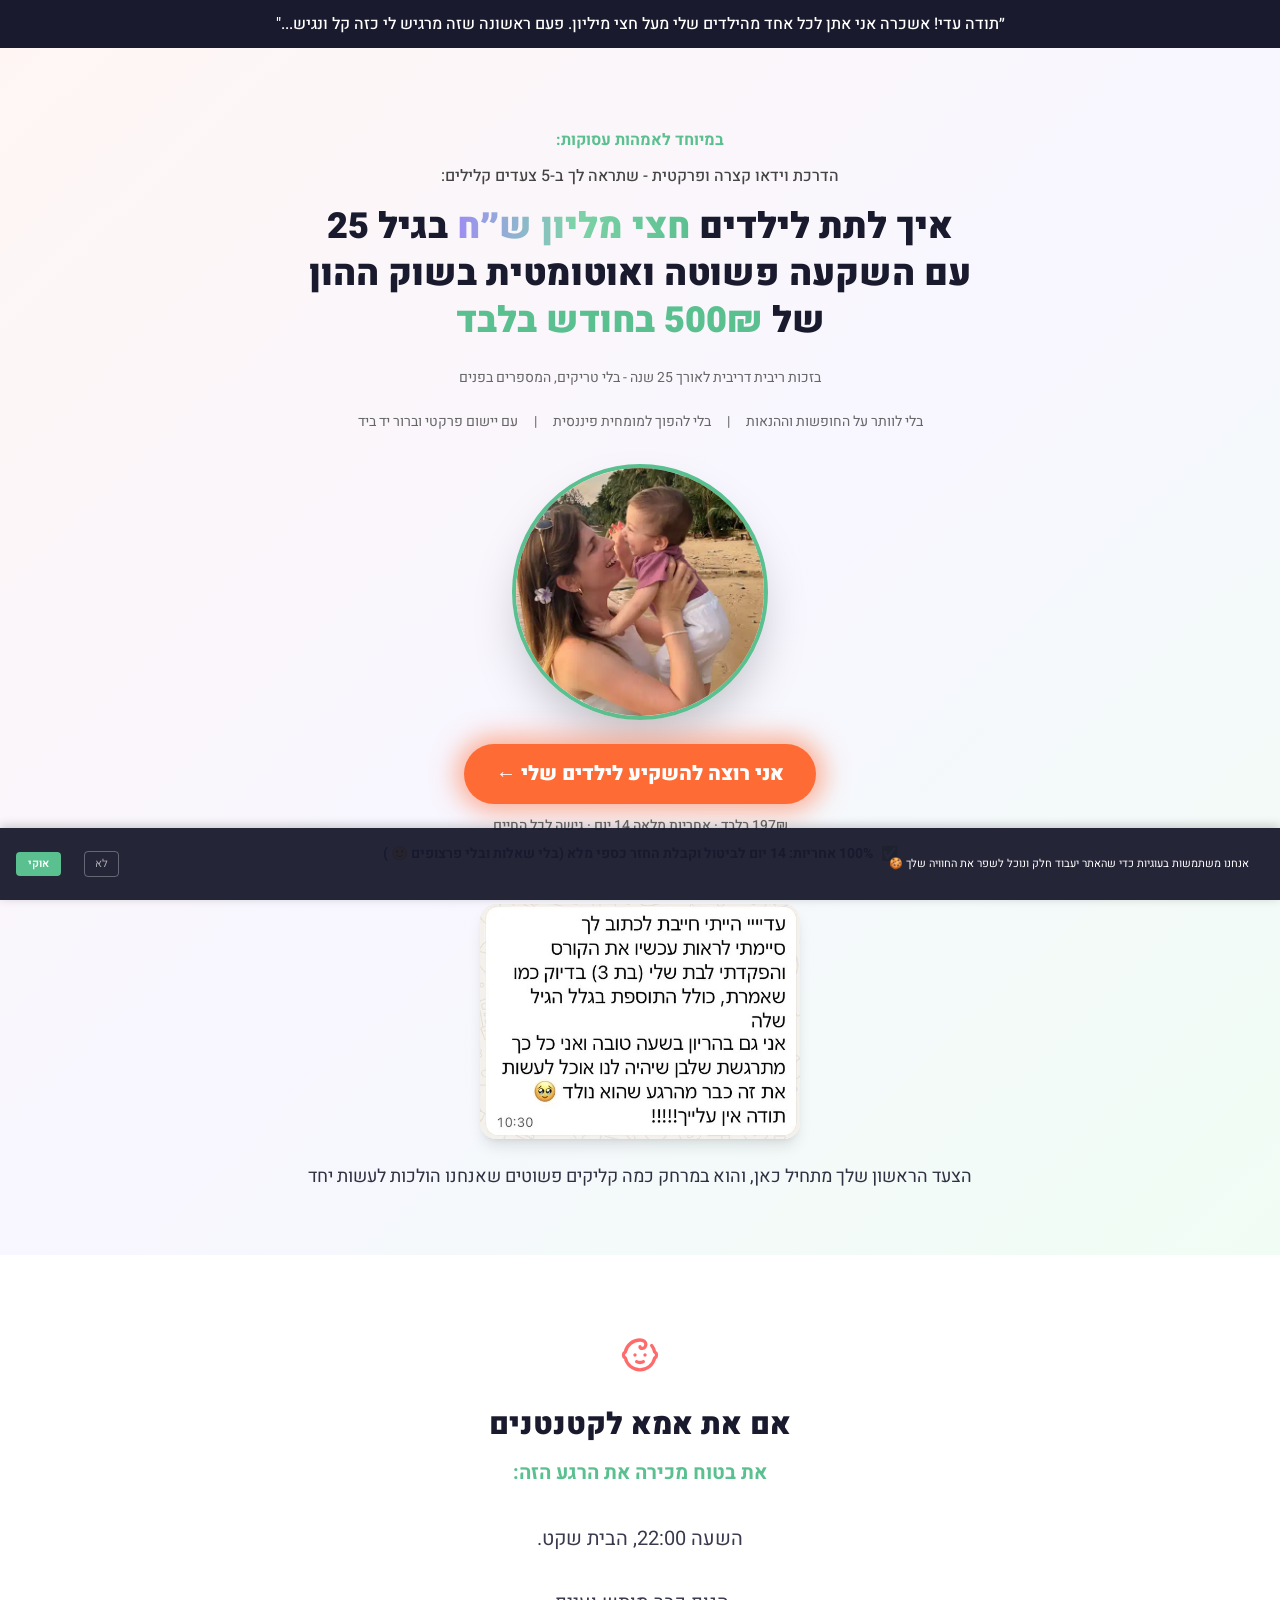
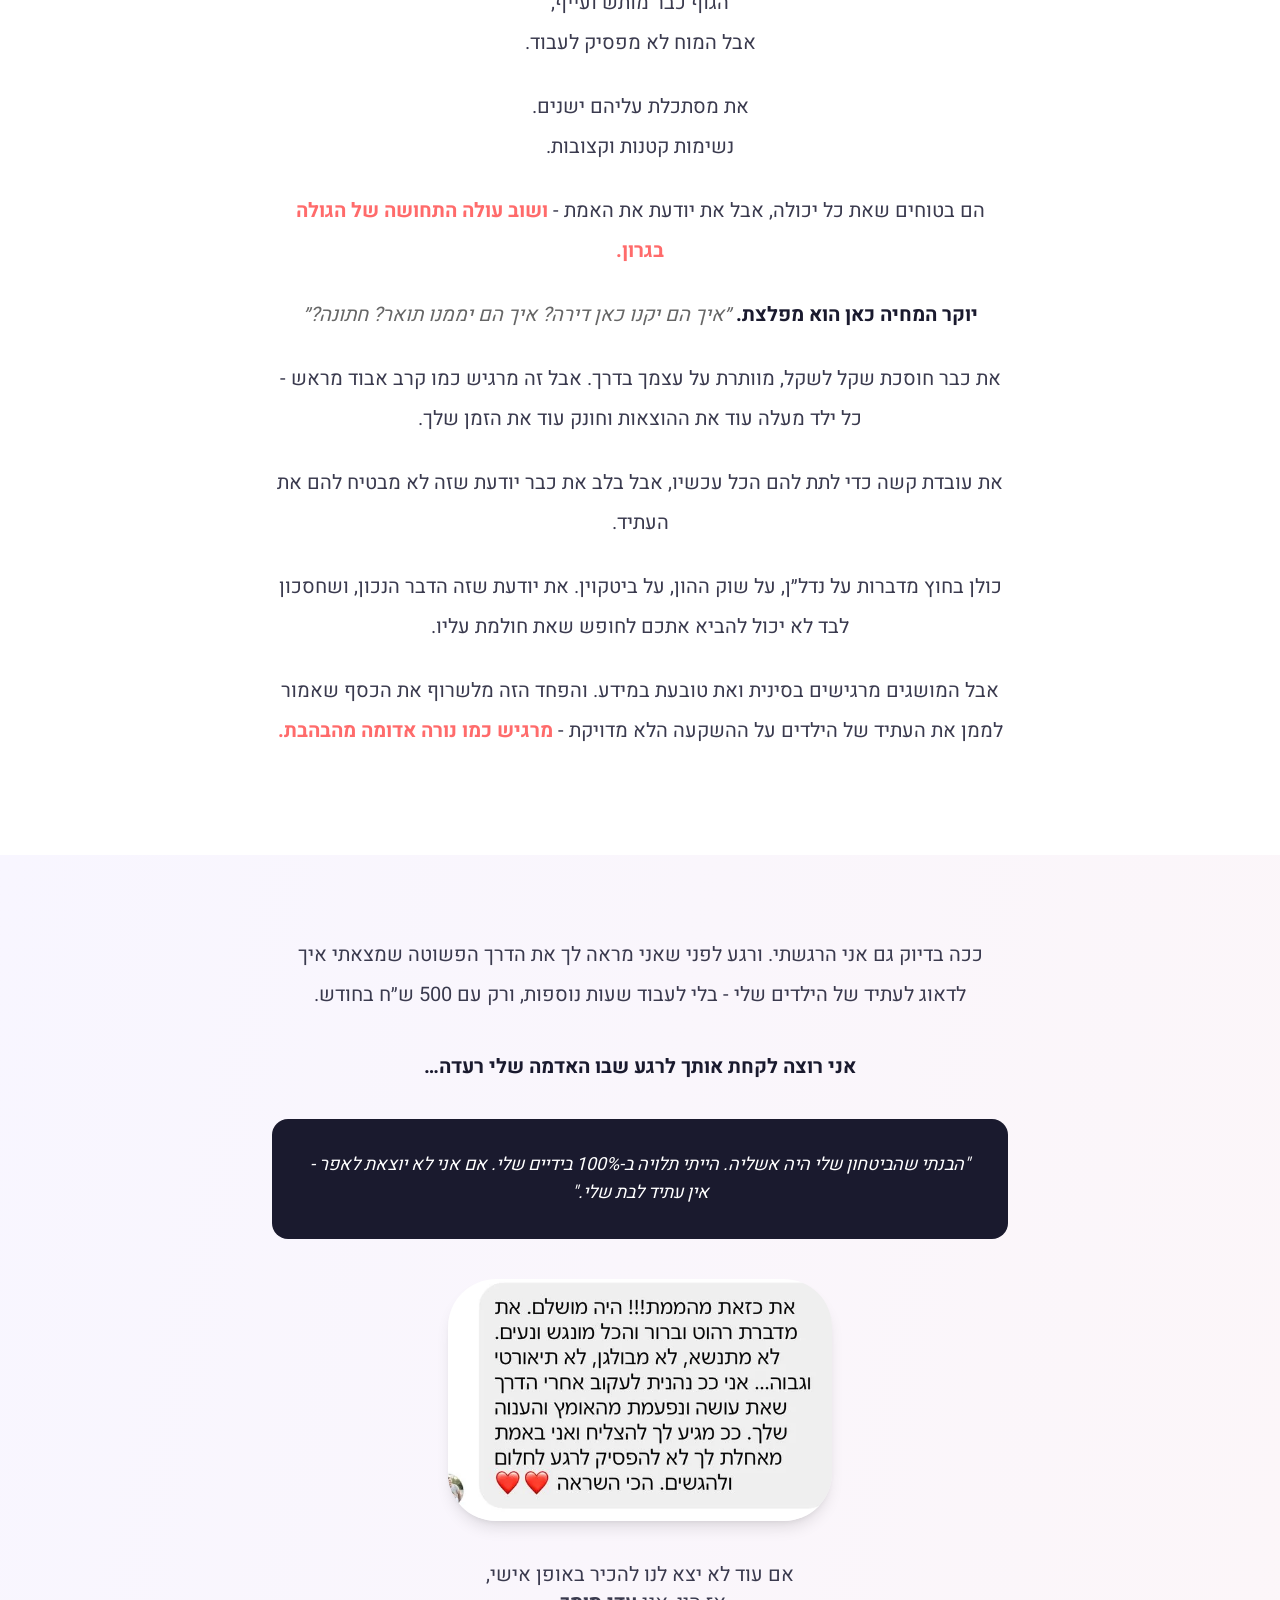
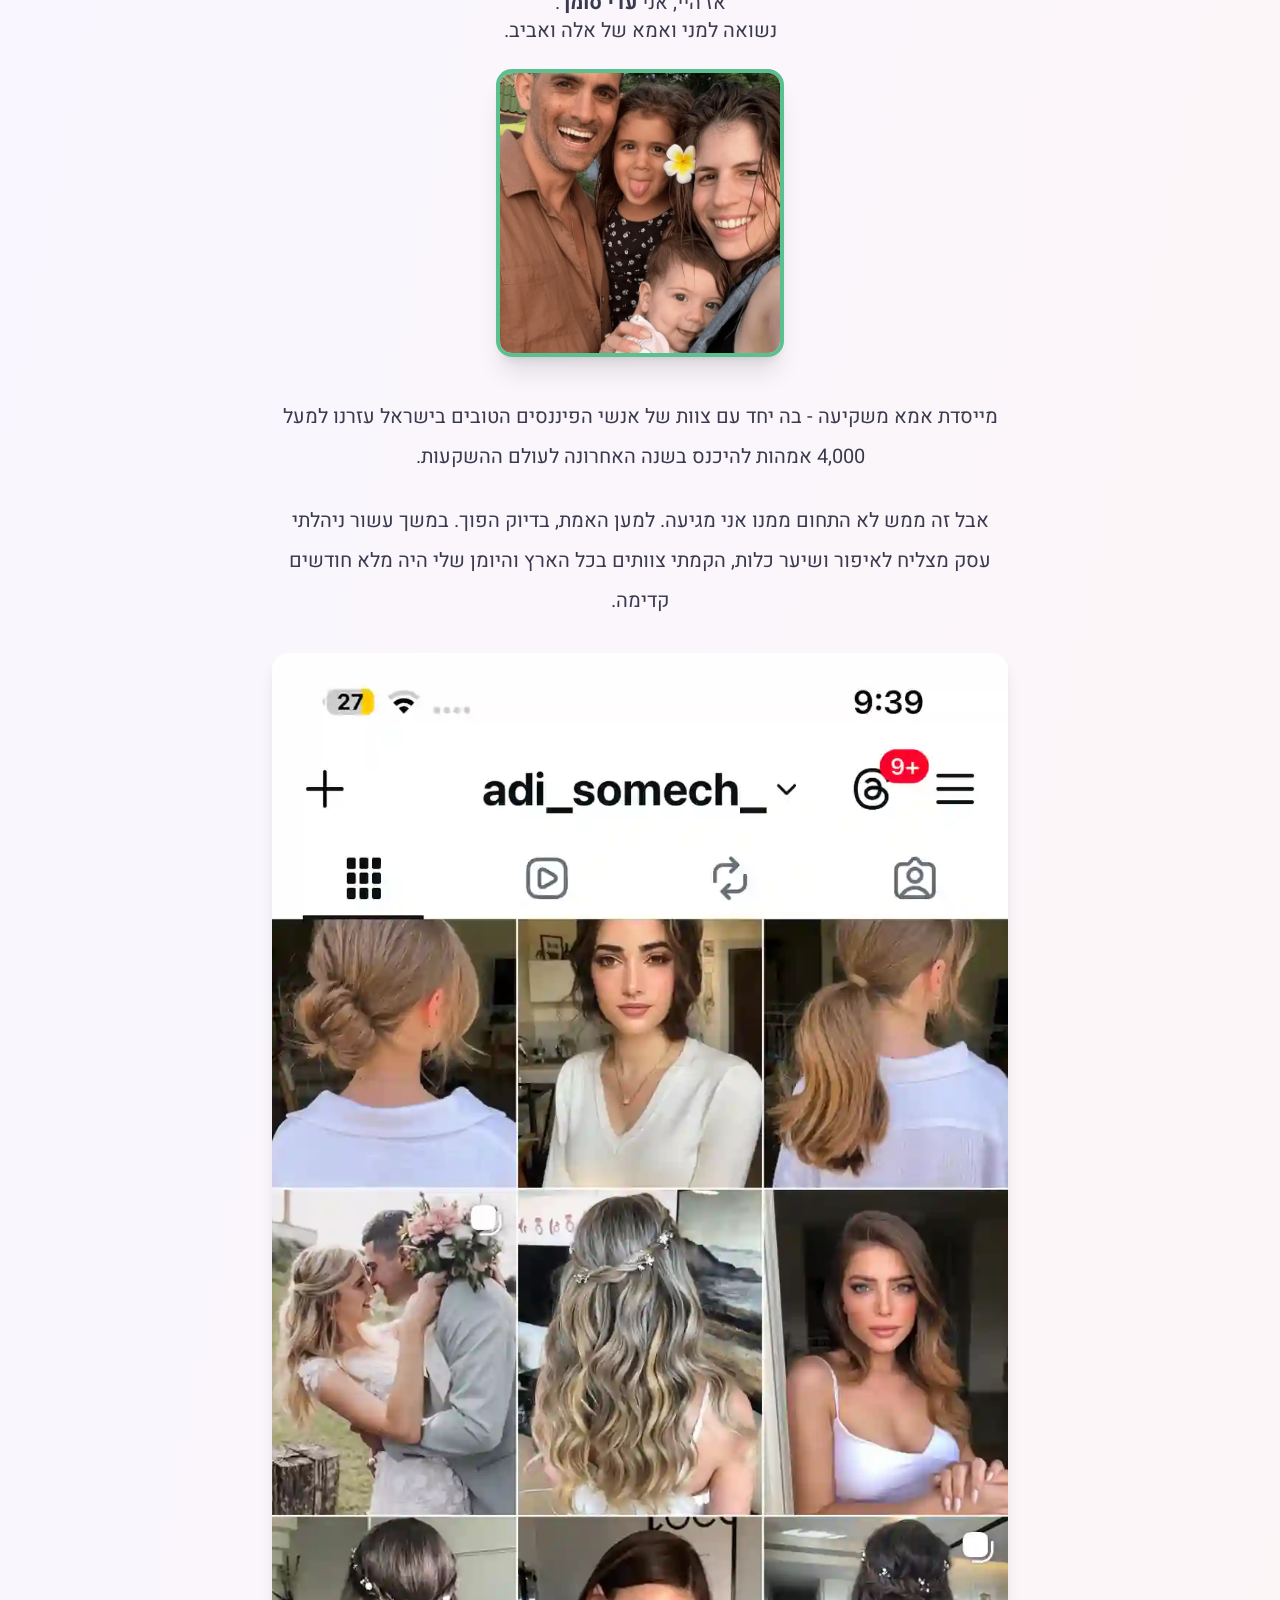
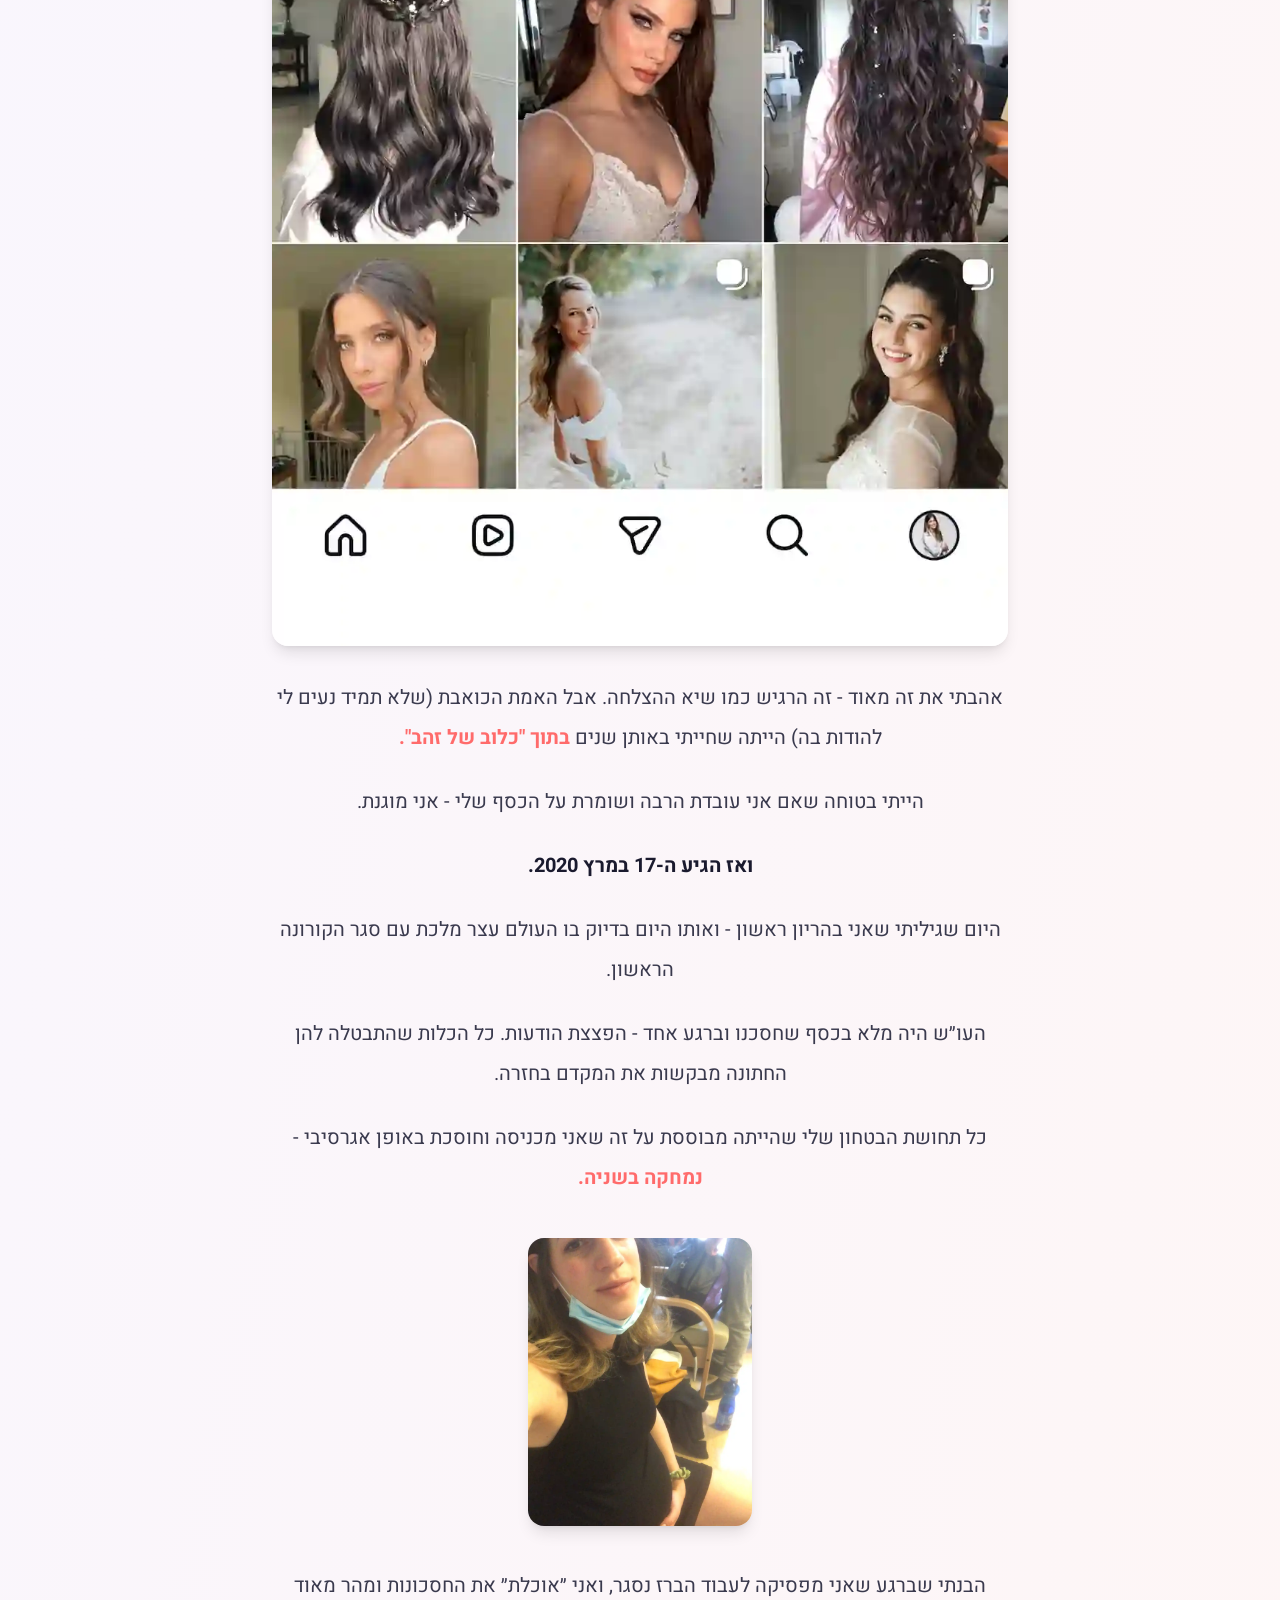
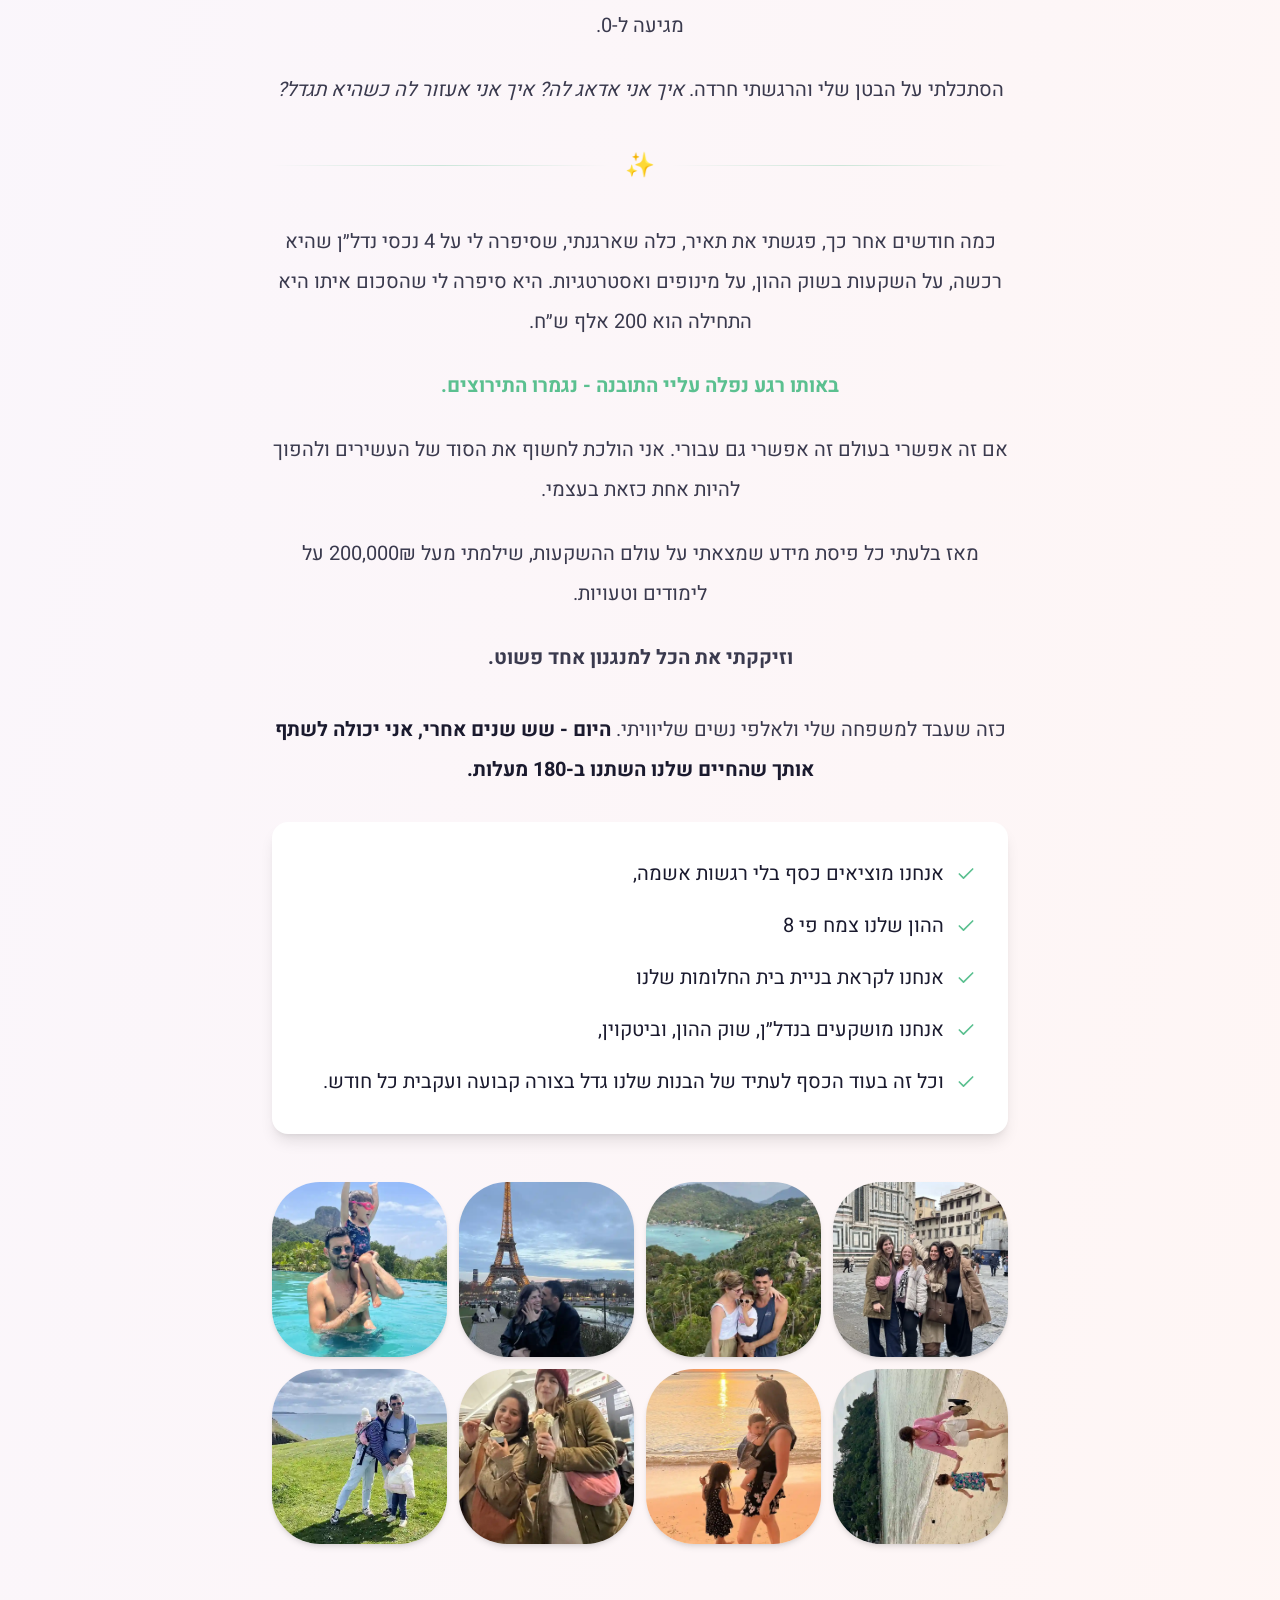
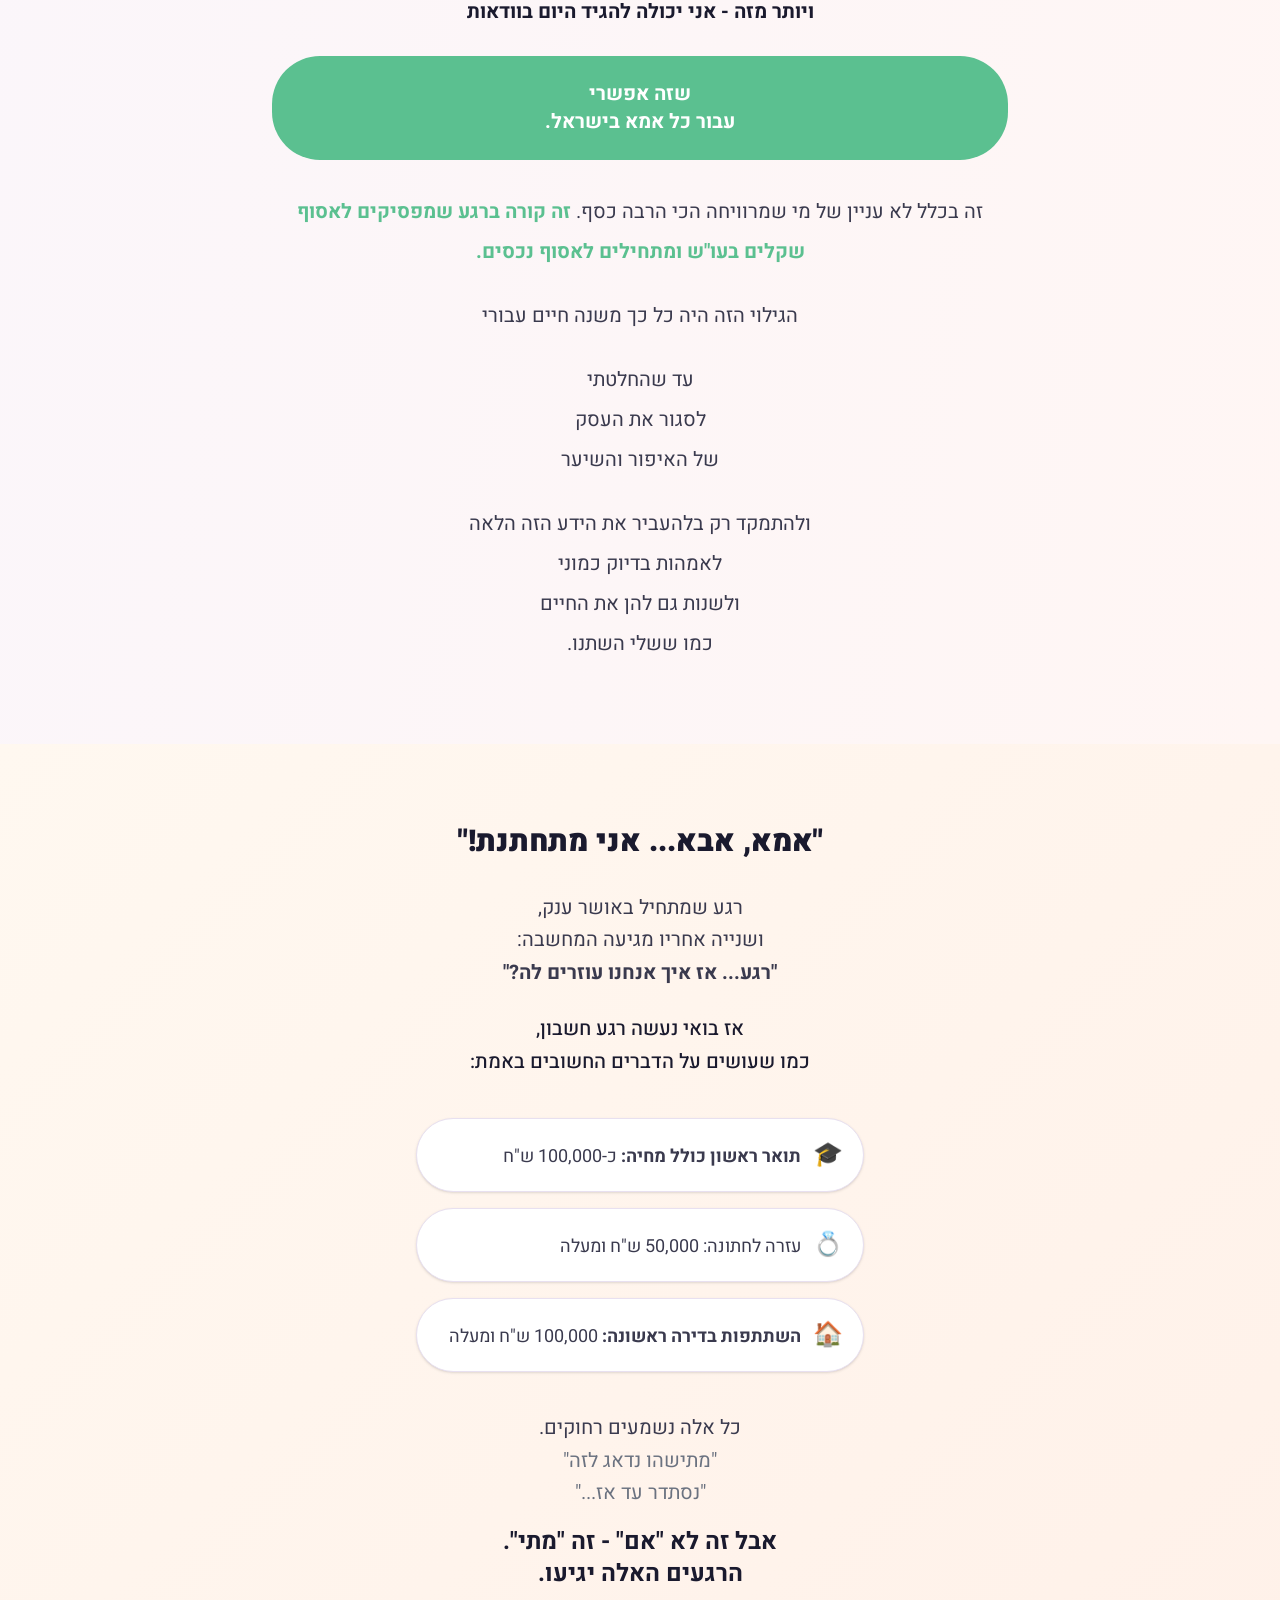
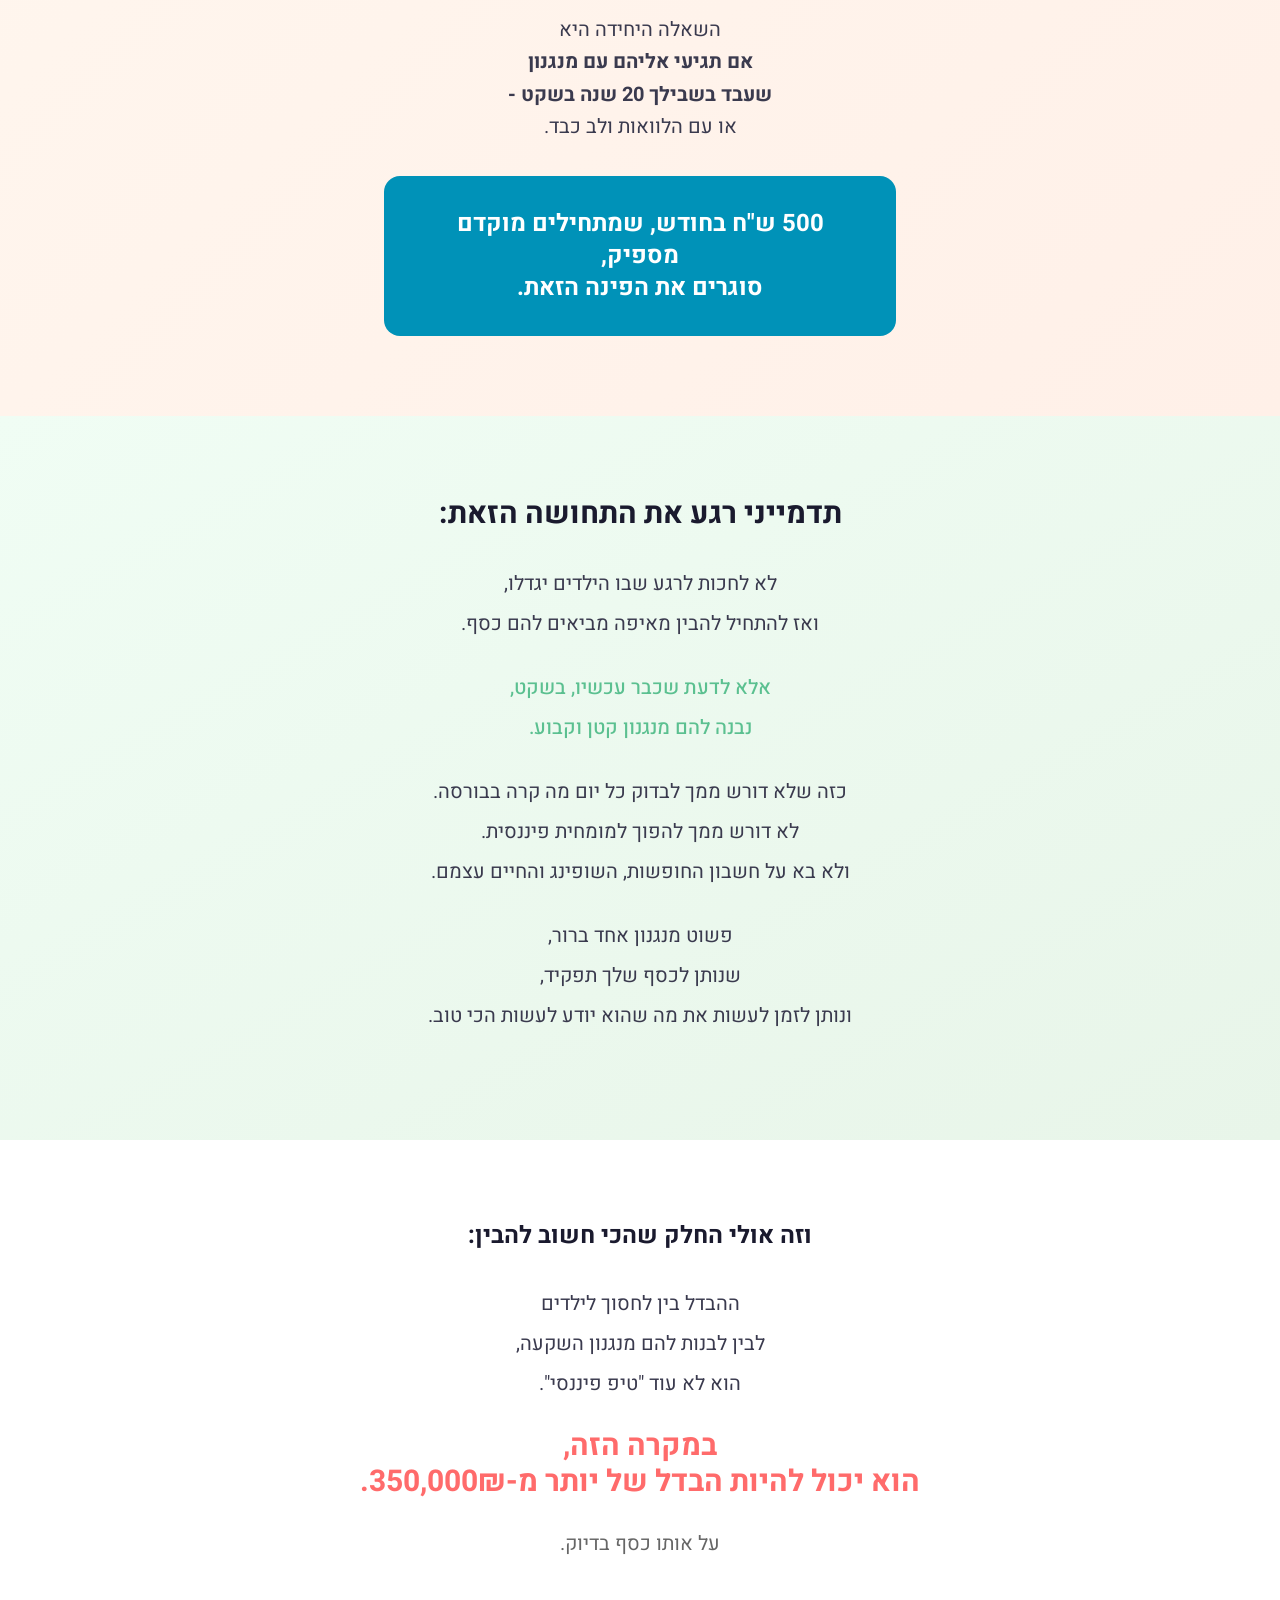
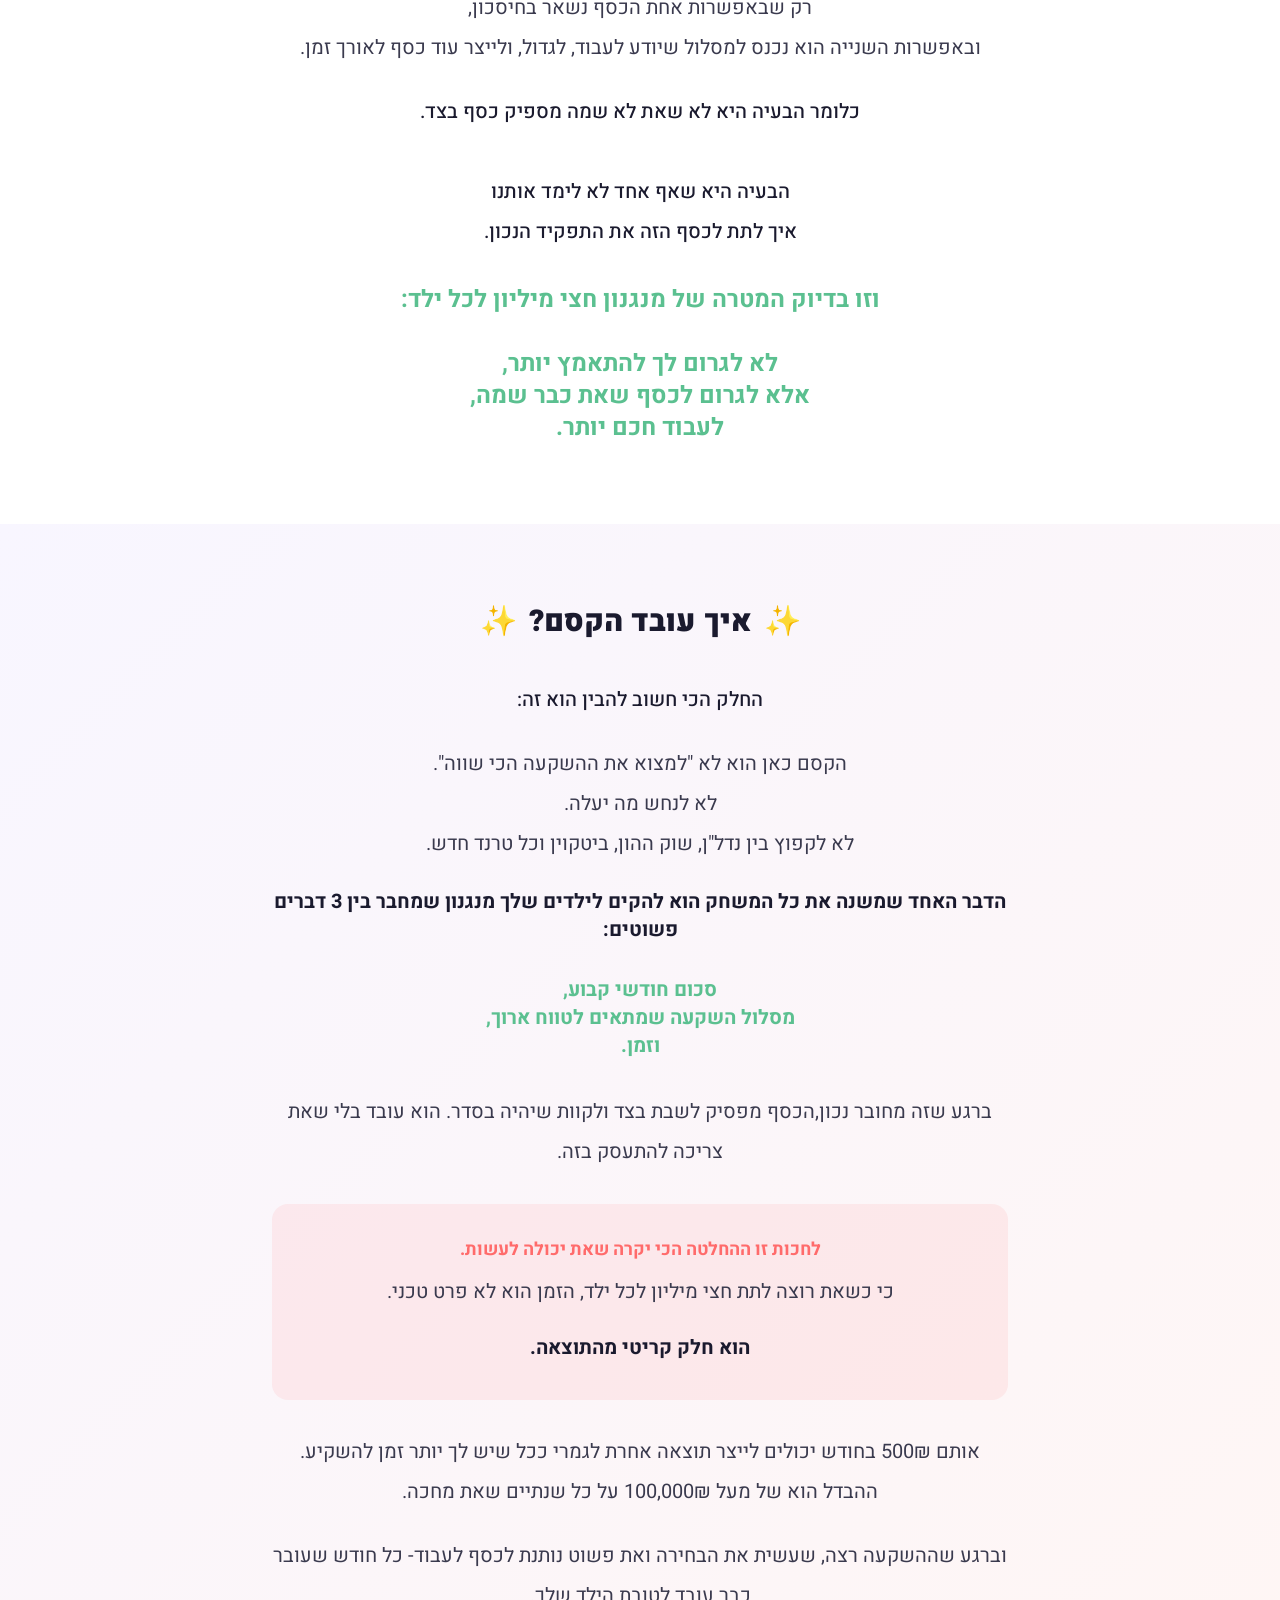
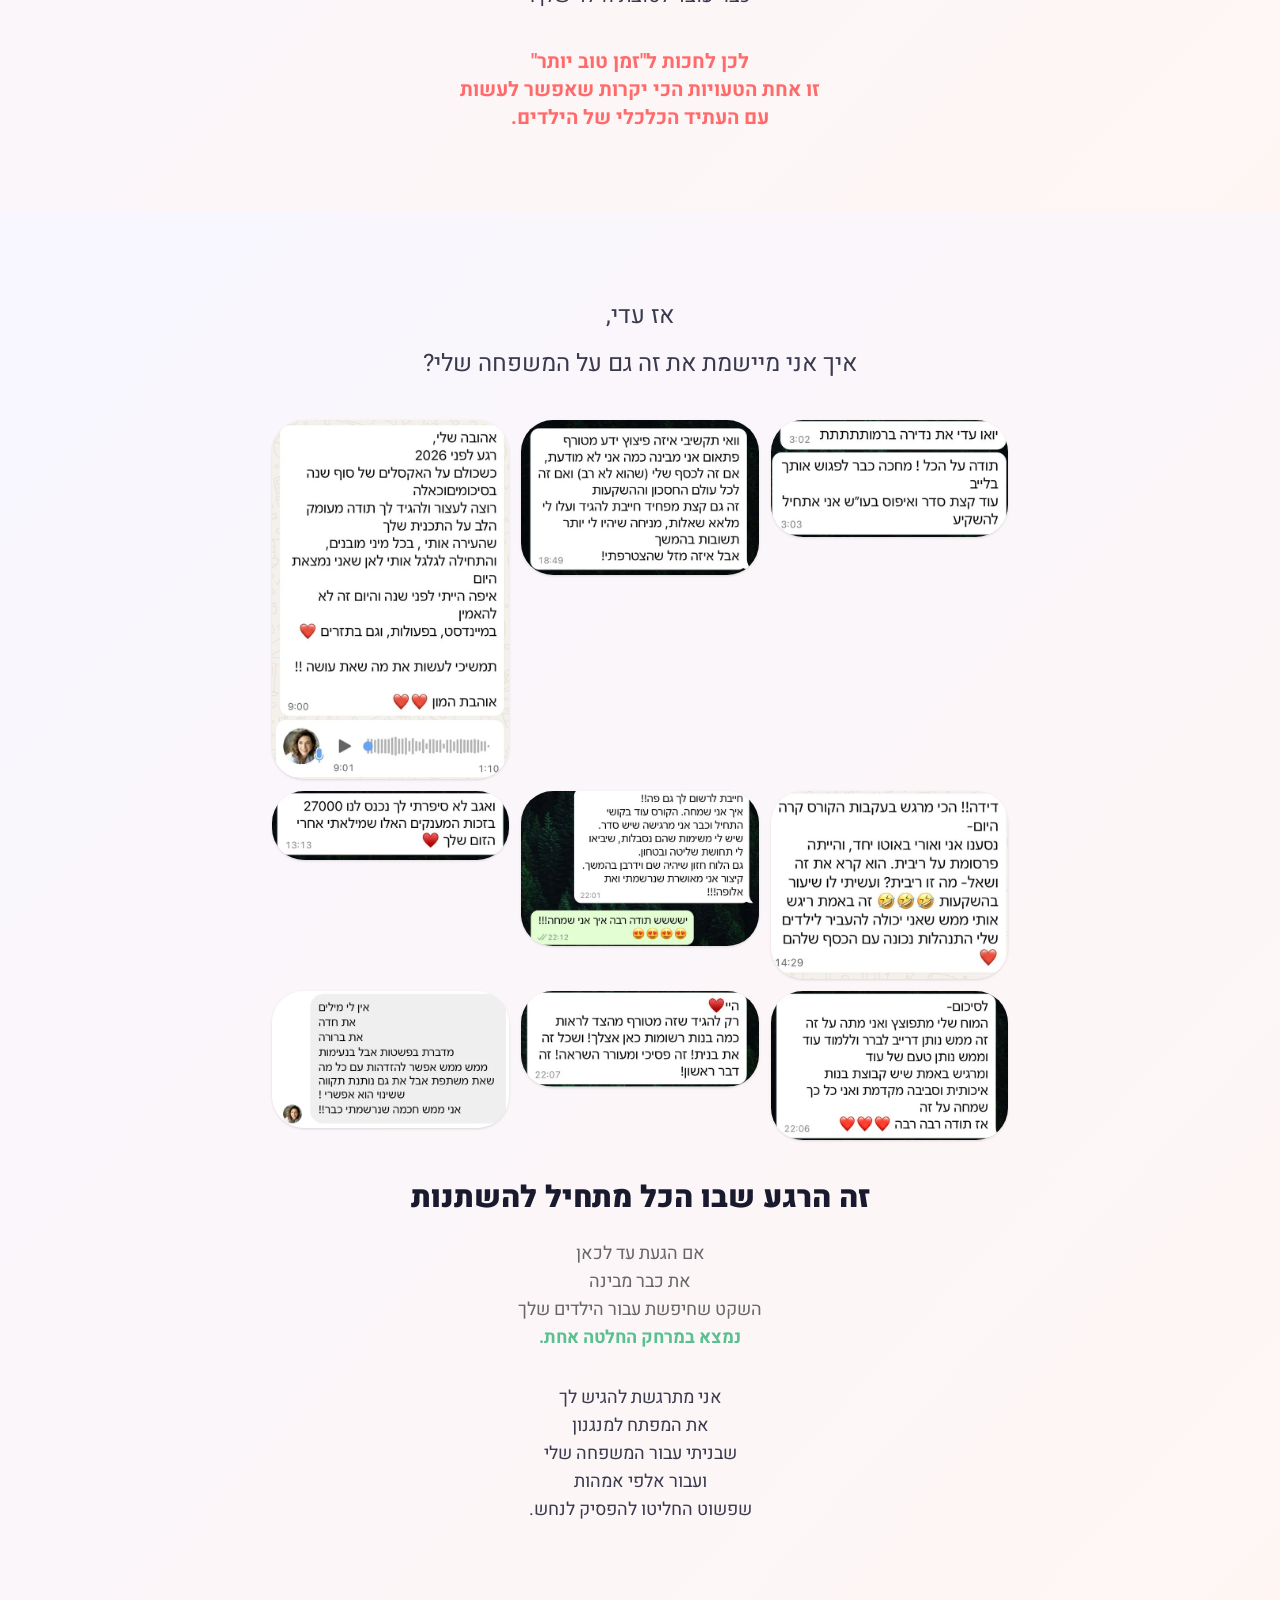
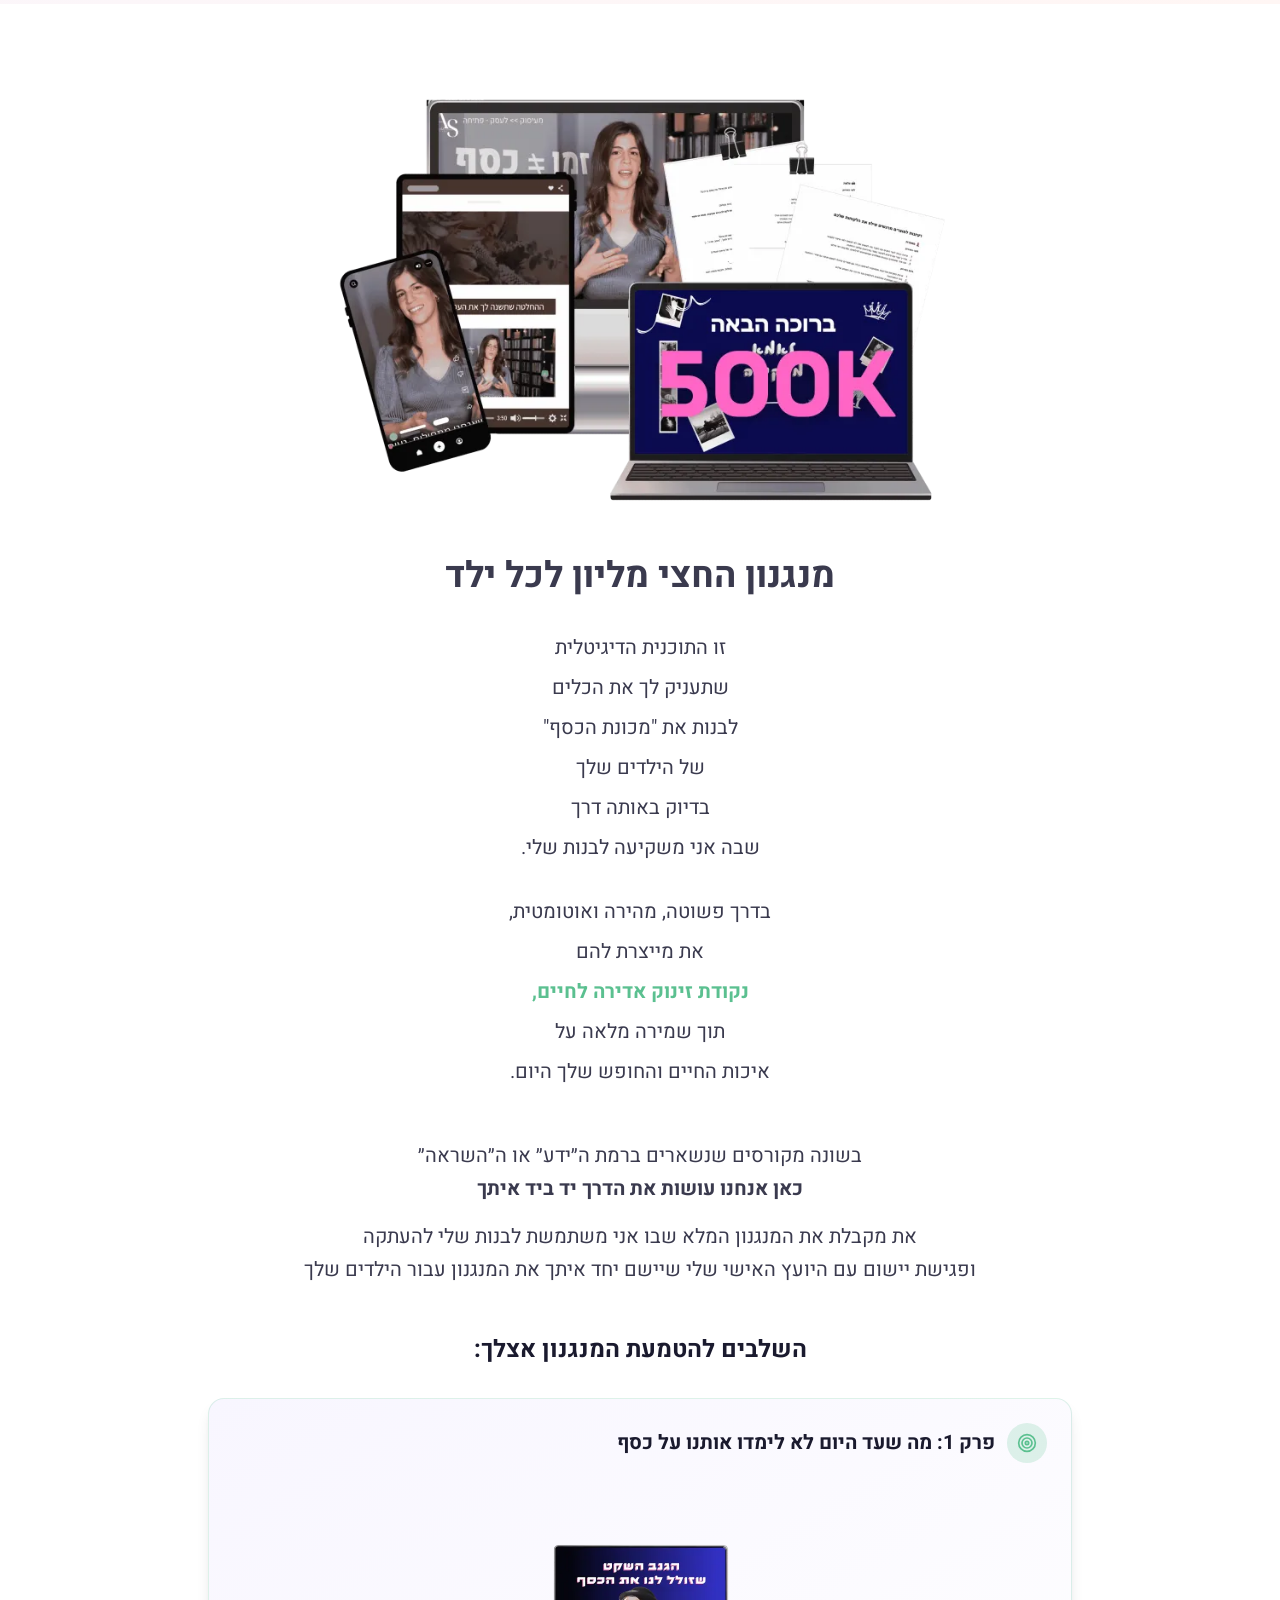
<file: index.html>
<!doctype html>
<html lang="he" dir="rtl">
  <head>
    <meta charset="UTF-8" />
    <link rel="icon" type="image/png" href="images/logo-ama-mashkia.png" />
    <meta name="viewport" content="width=device-width, initial-scale=1.0" />
    <title>מנגנון החצי מיליון | עדי סומך - בני עתיד כלכלי לילדים שלך</title>
    <meta name="description" content="איך אמא עסוקה יכולה לבנות חצי מיליון שקל לכל ילד? עדי סומך מלמדת את השיטה הפשוטה שעובדת ב-5 דקות בחודש, בלי ידע קודם בהשקעות." />
    <meta name="author" content="עדי סומך" />
    <meta property="og:title" content="מנגנון החצי מיליון | עדי סומך" />
    <meta property="og:description" content="איך אמא עסוקה יכולה לבנות חצי מיליון שקל לכל ילד? השיטה הפשוטה שעובדת ב-5 דקות בחודש." />
    <meta property="og:image" content="https://mominvest.co.il/main-profile.jpg" />
    <meta property="og:type" content="website" />
    <meta name="twitter:card" content="summary_large_image" />
    <meta name="twitter:title" content="מנגנון החצי מיליון | עדי סומך" />
    <meta name="twitter:description" content="איך אמא עסוקה יכולה לבנות חצי מיליון שקל לכל ילד?" />
    <meta name="twitter:image" content="https://mominvest.co.il/main-profile.jpg" />
    <link rel="dns-prefetch" href="https://connect.facebook.net">
    <link rel="dns-prefetch" href="https://www.googletagmanager.com">
    <link rel="preconnect" href="https://fonts.googleapis.com">
    <link rel="preconnect" href="https://fonts.gstatic.com" crossorigin>
    <link rel="preload" href="https://fonts.googleapis.com/css2?family=Heebo:wght@400;500;600;700;800&display=swap" as="style" onload="this.onload=null;this.rel='stylesheet'">
    <noscript><link rel="stylesheet" href="https://fonts.googleapis.com/css2?family=Heebo:wght@400;500;600;700;800&display=swap"></noscript>
    <link rel="preload" href="images/hero-main.jpg" as="image" fetchpriority="high">
    <style>
      #root { min-height: 100vh; }
      .hero-critical {
        background: linear-gradient(to bottom right, #FFF6F4, #F8F6FF, #F0FDF4);
        min-height: 70vh;
      }
      #sticky-cta { display: none; }
      #sticky-cta.visible { display: block; }
      @media (min-width: 768px) { #sticky-cta { display: none !important; } }
      @keyframes fade-in { from { opacity: 0; transform: translateY(10px); } to { opacity: 1; transform: none; } }
      .animate-fade-in { animation: fade-in 0.3s ease-out; }
    </style>
    <link rel="stylesheet" href="assets/index-3eMNbV4m.css">
  </head>
  <body>
    <noscript>
      <img height="1" width="1" style="display:none"
        src="https://www.facebook.com/tr?id=1820166155346211&ev=PageView&noscript=1"/>
    </noscript>
<div id="root"><div class="min-h-screen bg-white font-heebo" dir="rtl"><div class="bg-[#1a1a2e] py-3 px-4 text-center"><p class="text-sm md:text-base text-white font-medium">״תודה עדי! אשכרה אני אתן לכל אחד מהילדים שלי מעל חצי מיליון. פעם ראשונה שזה מרגיש לי כזה קל ונגיש..."</p></div><section class="relative overflow-hidden bg-gradient-to-br from-[#FFF6F4] via-[#F8F6FF] to-[#F0FDF4]"><div class="max-w-4xl mx-auto px-4 md:px-6 pt-12 md:pt-20 pb-12 md:pb-16"><div class="text-center"><p class="text-sm md:text-base text-[#5BC090] font-bold mb-3">במיוחד לאמהות עסוקות:</p><p class="text-[#444] font-medium text-sm md:text-base mb-4">הדרכת וידאו קצרה ופרקטית - שתראה לך ב-5 צעדים קלילים:</p><h1 class="text-[22px] md:text-3xl lg:text-4xl font-black text-[#1a1a2e] leading-[1.3] mb-6">איך לתת לילדים <span class="bg-gradient-to-l from-[#5BC090] via-[#7DD3A8] to-[#9D8DF1] bg-clip-text text-transparent">חצי מליון ש״ח</span> בגיל 25<br class="hidden md:block"><span class="md:hidden"> </span>עם השקעה פשוטה ואוטומטית בשוק ההון<br>של <span class="text-[#5BC090]">500₪ בחודש בלבד</span></h1><p class="text-sm text-[#666] mb-6 text-center">בזכות ריבית דריבית לאורך 25 שנה - בלי טריקים, המספרים בפנים</p><div class="flex flex-col md:flex-row items-center justify-center text-[#666] text-xs md:text-sm mb-8 gap-1 md:gap-4"><span>בלי לוותר על החופשות וההנאות</span><span class="hidden md:inline">|</span><span>בלי להפוך למומחית פיננסית</span><span class="hidden md:inline">|</span><span>עם יישום פרקטי וברור יד ביד</span></div><div class="w-48 h-48 md:w-64 md:h-64 rounded-full overflow-hidden border-4 border-[#5BC090] shadow-2xl mx-auto mb-6"><img src="images/hero-main.jpg" alt="עדי סומך עם התינוקת על החוף" width="256" height="256" fetchpriority="high" decoding="sync" class="w-full h-full object-cover"></div><div class="mb-10"><button class="bg-[#FF6B35] hover:bg-[#E55A2B] text-white text-lg md:text-xl font-black px-8 py-4 rounded-full shadow-[0_0_25px_8px_rgba(255,107,53,0.5)] hover:shadow-[0_0_35px_12px_rgba(255,107,53,0.6)] transition-all hover:scale-105 cursor-pointer">אני רוצה להשקיע לילדים שלי ←</button><p class="mt-3 text-xs md:text-sm text-[#666] font-medium">197₪ בלבד · אחריות מלאה 14 יום · גישה לכל החיים</p><p class="mt-2 text-sm text-[#5BC090] font-medium flex items-center justify-center gap-2"><span>✅</span><span class="text-accent-foreground font-bold">100% אחריות: 14 יום לביטול וקבלת החזר כספי מלא (בלי שאלות ובלי פרצופים 🙂 )</span></p></div><div class="max-w-xs mx-auto"><img src="images/testimonial-hero.webp" alt="עדות וואטסאפ - עדייי הייתי חייבת לכתוב לך" loading="eager" decoding="async" fetchpriority="high" class="w-full rounded-2xl shadow-lg"></div><p class="text-navy/90 text-sm sm:text-lg text-center mt-6">הצעד הראשון שלך מתחיל כאן, והוא במרחק כמה קליקים פשוטים שאנחנו הולכות לעשות יחד</p></div></div></section><section class="py-16 md:py-20 bg-white"><div class="max-w-3xl mx-auto px-4"><div class="flex items-center justify-center gap-3 mb-8"><svg xmlns="http://www.w3.org/2000/svg" width="24" height="24" viewBox="0 0 24 24" fill="none" stroke="currentColor" stroke-width="2" stroke-linecap="round" stroke-linejoin="round" class="lucide lucide-baby w-10 h-10 text-[#FF6B6B]"><path d="M9 12h.01"></path><path d="M15 12h.01"></path><path d="M10 16c.5.3 1.2.5 2 .5s1.5-.2 2-.5"></path><path d="M19 6.3a9 9 0 0 1 1.8 3.9 2 2 0 0 1 0 3.6 9 9 0 0 1-17.6 0 2 2 0 0 1 0-3.6A9 9 0 0 1 12 3c2 0 3.5 1.1 3.5 2.5s-.9 2.5-2 2.5c-.8 0-1.5-.4-1.5-1"></path></svg></div><h2 class="text-2xl md:text-3xl font-black text-[#1a1a2e] mb-4 text-center">אם את אמא לקטנטנים</h2><p class="text-xl text-[#5BC090] font-bold text-center mb-8">את בטוח מכירה את הרגע הזה:</p><div class="text-lg md:text-xl text-[#3a3a4e] leading-loose text-center"><p class="mb-6">השעה 22:00, הבית שקט.</p><p class="mb-6">הגוף כבר מותש ועייף,<br>אבל המוח לא מפסיק לעבוד.</p><p class="mb-6">את מסתכלת עליהם ישנים.<br>נשימות קטנות וקצובות.</p><p class="mb-6">הם בטוחים שאת כל יכולה, אבל את יודעת את האמת - <span class="text-[#FF6B6B] font-bold">ושוב עולה התחושה של הגולה בגרון.</span></p><p class="mb-6"><span class="font-bold text-[#1a1a2e]">יוקר המחיה כאן הוא מפלצת.</span> <span class="italic text-[#666]">״איך הם יקנו כאן דירה? איך הם יממנו תואר? חתונה?״</span></p><p class="mb-6">את כבר חוסכת שקל לשקל, מוותרת על עצמך בדרך. אבל זה מרגיש כמו קרב אבוד מראש - כל ילד מעלה עוד את ההוצאות וחונק עוד את הזמן שלך.</p><p class="mb-6">את עובדת קשה כדי לתת להם הכל עכשיו, אבל בלב את כבר יודעת שזה לא מבטיח להם את העתיד.</p><p class="mb-6">כולן בחוץ מדברות על נדל״ן, על שוק ההון, על ביטקוין. את יודעת שזה הדבר הנכון, ושחסכון לבד לא יכול להביא אתכם לחופש שאת חולמת עליו.</p><p class="mb-6">אבל המושגים מרגישים בסינית ואת טובעת במידע. והפחד הזה מלשרוף את הכסף שאמור לממן את העתיד של הילדים על ההשקעה הלא מדויקת - <span class="text-[#FF6B6B] font-bold">מרגיש כמו נורה אדומה מהבהבת.</span></p></div></div></section><section class="py-16 md:py-20 bg-gradient-to-br from-[#F8F6FF] to-[#FFF6F4]"><div class="max-w-3xl mx-auto px-4"><div class="text-lg md:text-xl text-[#3a3a4e] leading-loose text-center"><p class="mb-8">ככה בדיוק גם אני הרגשתי. ורגע לפני שאני מראה לך את הדרך הפשוטה שמצאתי איך לדאוג לעתיד של הילדים שלי - בלי לעבוד שעות נוספות, ורק עם 500 ש״ח בחודש.</p><p class="mb-8 font-bold text-[#1a1a2e]">אני רוצה לקחת אותך לרגע שבו האדמה שלי רעדה…</p><div class="bg-[#1a1a2e] rounded-2xl p-6 md:p-8 text-white mb-10"><p class="text-base md:text-lg italic">"הבנתי שהביטחון שלי היה אשליה. הייתי תלויה ב-100% בידיים שלי. אם אני לא יוצאת לאפר - אין עתיד לבת שלי."</p></div><div class="max-w-sm mx-auto mb-10"><img src="assets/inline-1.webp" alt="עדות - את כזאת מהממת היה מושלם" loading="lazy" class="w-full rounded-xl shadow-lg"></div><p class="mb-6 text-lg md:text-xl">אם עוד לא יצא לנו להכיר באופן אישי,<br>אז היי, אני <span class="font-bold">עדי סומך</span>.<br>נשואה למני ואמא של אלה ואביב.</p><div class="flex flex-col items-center mb-10"><div class="w-56 h-56 md:w-72 md:h-72 rounded-2xl overflow-hidden border-4 border-[#5BC090] shadow-xl"><img src="images/family-main.jpg" alt="עדי סומך עם המשפחה - מני, אלה ואביב" width="288" height="288" loading="eager" decoding="async" class="
        object-cover
        w-full h-full
      "></div></div><p class="mb-6">מייסדת אמא משקיעה - בה יחד עם צוות של אנשי הפיננסים הטובים בישראל עזרנו למעל 4,000 אמהות להיכנס בשנה האחרונה לעולם ההשקעות.</p><p class="mb-6">אבל זה ממש לא התחום ממנו אני מגיעה. למען האמת, בדיוק הפוך. במשך עשור ניהלתי עסק מצליח לאיפור ושיער כלות, הקמתי צוותים בכל הארץ והיומן שלי היה מלא חודשים קדימה.</p><div class="my-8"><img src="images/bridal-portfolio.webp" alt="עבודות איפור ושיער כלות של עדי סומך" width="800" height="500" loading="eager" decoding="async" class="
        object-cover
        w-full rounded-2xl shadow-lg
      "></div><p class="mb-6">אהבתי את זה מאוד - זה הרגיש כמו שיא ההצלחה. אבל האמת הכואבת (שלא תמיד נעים לי להודות בה) הייתה שחייתי באותן שנים <span class="font-bold text-[#FF6B6B]">בתוך "כלוב של זהב".</span></p><p class="mb-6">הייתי בטוחה שאם אני עובדת הרבה ושומרת על הכסף שלי - אני מוגנת.</p><p class="mb-6 font-bold text-[#1a1a2e]">ואז הגיע ה-17 במרץ 2020.</p><p class="mb-6">היום שגיליתי שאני בהריון ראשון - ואותו היום בדיוק בו העולם עצר מלכת עם סגר הקורונה הראשון.</p><p class="mb-6">העו״ש היה מלא בכסף שחסכנו וברגע אחד - הפצצת הודעות. כל הכלות שהתבטלה להן החתונה מבקשות את המקדם בחזרה.</p><p class="mb-6">כל תחושת הבטחון שלי שהייתה מבוססת על זה שאני מכניסה וחוסכת באופן אגרסיבי - <span class="text-[#FF6B6B] font-bold">נמחקה בשניה.</span></p><div class="my-10 flex justify-center"><div class="w-48 h-64 md:w-56 md:h-72 rounded-2xl overflow-hidden shadow-lg"><img src="images/adi-pregnancy.webp" alt="עדי סומך בהריון בתקופת הקורונה" width="224" height="288" loading="lazy" decoding="async" class="
        object-cover
        w-full h-full
      "></div></div><p class="mb-6">הבנתי שברגע שאני מפסיקה לעבוד הברז נסגר, ואני ״אוכלת״ את החסכונות ומהר מאוד מגיעה ל-0.</p><p class="mb-6">הסתכלתי על הבטן שלי והרגשתי חרדה. <span class="italic">איך אני אדאג לה? איך אני אעזור לה כשהיא תגדל?</span></p><div class="my-10 flex items-center gap-4"><div class="flex-1 h-px bg-gradient-to-r from-transparent via-[#5BC090]/30 to-transparent"></div><span class="text-[#5BC090] text-2xl">✨</span><div class="flex-1 h-px bg-gradient-to-r from-transparent via-[#5BC090]/30 to-transparent"></div></div><p class="mb-6">כמה חודשים אחר כך, פגשתי את תאיר, כלה שארגנתי, שסיפרה לי על 4 נכסי נדל״ן שהיא רכשה, על השקעות בשוק ההון, על מינופים ואסטרטגיות. היא סיפרה לי שהסכום איתו היא התחילה הוא 200 אלף ש״ח.</p><p class="mb-6 font-bold text-[#5BC090]">באותו רגע נפלה עליי התובנה - נגמרו התירוצים.</p><p class="mb-6">אם זה אפשרי בעולם זה אפשרי גם עבורי. אני הולכת לחשוף את הסוד של העשירים ולהפוך להיות אחת כזאת בעצמי.</p><p class="mb-6">מאז בלעתי כל פיסת מידע שמצאתי על עולם ההשקעות, שילמתי מעל 200,000₪ על לימודים וטעויות.</p><p class="mb-8 font-bold">וזיקקתי את הכל למנגנון אחד פשוט.</p><p class="mb-8">כזה שעבד למשפחה שלי ולאלפי נשים שליוויתי. <span class="font-bold text-[#1a1a2e]">היום - שש שנים אחרי, אני יכולה לשתף אותך שהחיים שלנו השתנו ב-180 מעלות.</span></p><div class="bg-white rounded-2xl p-6 md:p-8 shadow-lg text-right mb-10"><div class="flex flex-col gap-3"><div class="flex items-center gap-3"><svg xmlns="http://www.w3.org/2000/svg" width="24" height="24" viewBox="0 0 24 24" fill="none" stroke="currentColor" stroke-width="2" stroke-linecap="round" stroke-linejoin="round" class="lucide lucide-check w-5 h-5 text-[#5BC090] flex-shrink-0"><path d="M20 6 9 17l-5-5"></path></svg><span class="text-[#1a1a2e]">אנחנו מוציאים כסף בלי רגשות אשמה,</span></div><div class="flex items-center gap-3"><svg xmlns="http://www.w3.org/2000/svg" width="24" height="24" viewBox="0 0 24 24" fill="none" stroke="currentColor" stroke-width="2" stroke-linecap="round" stroke-linejoin="round" class="lucide lucide-check w-5 h-5 text-[#5BC090] flex-shrink-0"><path d="M20 6 9 17l-5-5"></path></svg><span class="text-[#1a1a2e]">ההון שלנו צמח פי 8</span></div><div class="flex items-center gap-3"><svg xmlns="http://www.w3.org/2000/svg" width="24" height="24" viewBox="0 0 24 24" fill="none" stroke="currentColor" stroke-width="2" stroke-linecap="round" stroke-linejoin="round" class="lucide lucide-check w-5 h-5 text-[#5BC090] flex-shrink-0"><path d="M20 6 9 17l-5-5"></path></svg><span class="text-[#1a1a2e]">אנחנו לקראת בניית בית החלומות שלנו</span></div><div class="flex items-center gap-3"><svg xmlns="http://www.w3.org/2000/svg" width="24" height="24" viewBox="0 0 24 24" fill="none" stroke="currentColor" stroke-width="2" stroke-linecap="round" stroke-linejoin="round" class="lucide lucide-check w-5 h-5 text-[#5BC090] flex-shrink-0"><path d="M20 6 9 17l-5-5"></path></svg><span class="text-[#1a1a2e]">אנחנו מושקעים בנדל״ן, שוק ההון, וביטקוין,</span></div><div class="flex items-center gap-3"><svg xmlns="http://www.w3.org/2000/svg" width="24" height="24" viewBox="0 0 24 24" fill="none" stroke="currentColor" stroke-width="2" stroke-linecap="round" stroke-linejoin="round" class="lucide lucide-check w-5 h-5 text-[#5BC090] flex-shrink-0"><path d="M20 6 9 17l-5-5"></path></svg><span class="text-[#1a1a2e]">וכל זה בעוד הכסף לעתיד של הבנות שלנו גדל בצורה קבועה ועקבית כל חודש.</span></div></div></div><div class="my-12"><div class="grid grid-cols-2 md:grid-cols-4 gap-3"><div class="aspect-square rounded-xl overflow-hidden shadow-md"><img src="images/lifestyle-florence.webp" alt="חופשה בפירנצה" loading="lazy" decoding="async" class="w-full h-full object-cover hover:scale-105 transition-transform duration-300"></div><div class="aspect-square rounded-xl overflow-hidden shadow-md"><img src="images/lifestyle-gelato-new.webp" alt="גלידה בחופשה" loading="lazy" decoding="async" class="w-full h-full object-cover hover:scale-105 transition-transform duration-300"></div><div class="aspect-square rounded-xl overflow-hidden shadow-md"><img src="images/lifestyle-paris-new.webp" alt="חופשה בפריז" loading="lazy" decoding="async" class="w-full h-full object-cover hover:scale-105 transition-transform duration-300"></div><div class="aspect-square rounded-xl overflow-hidden shadow-md"><img src="images/lifestyle-pool-new.webp" alt="בריכה משפחתית" loading="lazy" decoding="async" class="w-full h-full object-cover hover:scale-105 transition-transform duration-300"></div><div class="aspect-square rounded-xl overflow-hidden shadow-md"><img src="images/lifestyle-beach-walk-new.webp" alt="טיול על החוף" loading="lazy" decoding="async" class="w-full h-full object-cover hover:scale-105 transition-transform duration-300"></div><div class="aspect-square rounded-xl overflow-hidden shadow-md"><img src="images/lifestyle-sunset-new.webp" alt="שקיעה על החוף" loading="lazy" decoding="async" class="w-full h-full object-cover hover:scale-105 transition-transform duration-300"></div><div class="aspect-square rounded-xl overflow-hidden shadow-md"><img src="images/lifestyle-tropical-new.webp" alt="חופשה טרופית" loading="lazy" decoding="async" class="w-full h-full object-cover hover:scale-105 transition-transform duration-300"></div><div class="aspect-square rounded-xl overflow-hidden shadow-md"><img src="images/lifestyle-hill-new.webp" alt="טיול בטבע" loading="lazy" decoding="async" class="w-full h-full object-cover hover:scale-105 transition-transform duration-300"></div></div></div><p class="mb-6 font-bold text-[#1a1a2e]">ויותר מזה - אני יכולה להגיד היום בוודאות</p><div class="bg-[#5BC090] rounded-xl p-6 text-white font-bold text-xl mb-8">שזה אפשרי<br>עבור כל אמא בישראל.</div><p class="mb-6">זה בכלל לא עניין של מי שמרוויחה הכי הרבה כסף. <span class="font-bold text-[#5BC090]">זה קורה ברגע שמפסיקים לאסוף שקלים בעו"ש ומתחילים לאסוף נכסים.</span></p><p class="mb-6">הגילוי הזה היה כל כך משנה חיים עבורי</p><p class="mb-6">עד שהחלטתי<br>לסגור את העסק<br>של האיפור והשיער</p><p>ולהתמקד רק בלהעביר את הידע הזה הלאה<br>לאמהות בדיוק כמוני<br>ולשנות גם להן את החיים<br>כמו ששלי השתנו.</p></div></div></section><section class="py-16 md:py-20 bg-gradient-to-br from-[#FFF8F0] to-[#FFF0E8]"><div class="max-w-3xl mx-auto px-4 text-center"><h2 class="text-2xl md:text-3xl font-black text-[#1a1a2e] mb-8">"אמא, אבא... אני מתחתנת!"</h2><div class="text-lg md:text-xl text-[#3a3a4e] leading-relaxed mb-10"><p class="mb-6">רגע שמתחיל באושר ענק,<br>ושנייה אחריו מגיעה המחשבה:<br><strong>"רגע... אז איך אנחנו עוזרים לה?"</strong></p><p class="mb-8 font-medium text-[#1a1a2e]">אז בואי נעשה רגע חשבון,<br>כמו שעושים על הדברים החשובים באמת:</p></div><div class="flex flex-col gap-4 max-w-md mx-auto mb-10"><div class="bg-white rounded-xl p-5 shadow-sm border border-[#E8E0F0] text-right"><span class="text-2xl ml-3">🎓</span><span class="text-lg text-[#3a3a4e]"><strong>תואר ראשון כולל מחיה:</strong> כ-100,000 ש"ח</span></div><div class="bg-white rounded-xl p-5 shadow-sm border border-[#E8E0F0] text-right"><span class="text-2xl ml-3">💍</span><span class="text-lg text-[#3a3a4e]">עזרה לחתונה: 50,000 ש"ח ומעלה</span></div><div class="bg-white rounded-xl p-5 shadow-sm border border-[#E8E0F0] text-right"><span class="text-2xl ml-3">🏠</span><span class="text-lg text-[#3a3a4e]"><strong>השתתפות בדירה ראשונה:</strong> 100,000 ש"ח ומעלה</span></div></div><div class="text-lg md:text-xl text-[#3a3a4e] leading-relaxed mb-8"><p class="mb-4">כל אלה נשמעים רחוקים.<br><span class="text-[#6B7280]">"מתישהו נדאג לזה"</span><br><span class="text-[#6B7280]">"נסתדר עד אז..."</span></p><p class="mb-6 font-bold text-[#1a1a2e] text-xl md:text-2xl">אבל זה לא "אם" - זה "מתי".<br>הרגעים האלה יגיעו.</p><p class="mb-6">השאלה היחידה היא<br><strong>אם תגיעי אליהם עם מנגנון</strong><br><strong>שעבד בשבילך 20 שנה בשקט -</strong><br>או עם הלוואות ולב כבד.</p></div><div class="p-6 md:p-8 max-w-lg mx-auto text-white bg-cyan-600 rounded-2xl"><p class="text-xl md:text-2xl font-bold">500 ש"ח בחודש, שמתחילים מוקדם מספיק,<br>סוגרים את הפינה הזאת.</p></div></div></section><section class="py-16 md:py-20 bg-gradient-to-br from-[#F0FDF4] to-[#E8F5E9]"><div class="max-w-3xl mx-auto px-4 text-center"><div class="text-lg md:text-xl text-[#3a3a4e] leading-loose"><p class="text-2xl md:text-3xl font-bold text-[#1a1a2e] mb-8">תדמייני רגע את התחושה הזאת:</p><p class="mb-6">לא לחכות לרגע שבו הילדים יגדלו,<br>ואז להתחיל להבין מאיפה מביאים להם כסף.</p><p class="mb-6 font-medium text-[#5BC090]">אלא לדעת שכבר עכשיו, בשקט,<br>נבנה להם מנגנון קטן וקבוע.</p><p class="mb-6">כזה שלא דורש ממך לבדוק כל יום מה קרה בבורסה.<br>לא דורש ממך להפוך למומחית פיננסית.<br>ולא בא על חשבון החופשות, השופינג והחיים עצמם.</p><p class="mb-6">פשוט מנגנון אחד ברור,<br>שנותן לכסף שלך תפקיד,<br>ונותן לזמן לעשות את מה שהוא יודע לעשות הכי טוב.</p></div></div></section><section class="py-16 md:py-20 bg-white"><div class="max-w-3xl mx-auto px-4 text-center"><div class="text-lg md:text-xl text-[#3a3a4e] leading-loose"><p class="text-xl md:text-2xl font-bold text-[#1a1a2e] mb-8">וזה אולי החלק שהכי חשוב להבין:</p><p class="mb-6">ההבדל בין לחסוך לילדים<br>לבין לבנות להם מנגנון השקעה,<br>הוא לא עוד "טיפ פיננסי".</p><p class="mb-6 font-bold text-[#FF6B6B] text-2xl md:text-3xl">במקרה הזה,<br>הוא יכול להיות הבדל של יותר מ-350,000₪.</p><p class="mb-6 text-[#666]">על אותו כסף בדיוק.</p><p class="mb-6"></p><p class="mb-6">רק שבאפשרות אחת הכסף נשאר בחיסכון,<br>ובאפשרות השנייה הוא נכנס למסלול שיודע לעבוד, לגדול, ולייצר עוד כסף לאורך זמן.</p><p class="mb-8 font-medium text-[#1a1a2e]">כלומר הבעיה היא לא שאת לא שמה מספיק כסף בצד.<br><br>הבעיה היא שאף אחד לא לימד אותנו<br>איך לתת לכסף הזה את התפקיד הנכון.</p><p class="text-xl md:text-2xl font-bold text-[#5BC090]">וזו בדיוק המטרה של מנגנון חצי מיליון לכל ילד:<br><br>לא לגרום לך להתאמץ יותר,<br>אלא לגרום לכסף שאת כבר שמה,<br>לעבוד חכם יותר.</p></div></div></section><section class="py-16 md:py-20 bg-gradient-to-br from-[#F8F6FF] to-[#FFF6F4]"><div class="max-w-3xl mx-auto px-4 text-center"><h2 class="text-2xl md:text-3xl font-black text-[#1a1a2e] mb-10 flex items-center justify-center gap-3"><span>✨</span><span>איך עובד הקסם?</span><span>✨</span></h2><div class="text-lg md:text-xl text-[#3a3a4e] leading-loose"><p class="mb-6 font-medium text-[#1a1a2e]">החלק הכי חשוב להבין הוא זה:</p><p class="mb-6">הקסם כאן הוא לא "למצוא את ההשקעה הכי שווה".<br>לא לנחש מה יעלה.<br>לא לקפוץ בין נדל"ן, שוק ההון, ביטקוין וכל טרנד חדש.</p><p class="mb-8 font-bold text-[#1a1a2e] text-xl">הדבר האחד שמשנה את כל המשחק הוא להקים לילדים שלך מנגנון שמחבר בין 3 דברים פשוטים:</p><p class="mb-6"></p><p class="mb-8 text-[#5BC090] font-bold text-xl">סכום חודשי קבוע,<br>מסלול השקעה שמתאים לטווח ארוך,<br>וזמן.</p><p class="mb-6">ברגע שזה מחובר נכון,הכסף מפסיק לשבת בצד ולקוות שיהיה בסדר. הוא עובד בלי שאת צריכה להתעסק בזה.</p><p class="mb-8"></p><div class="bg-[#FF6B6B]/10 rounded-2xl p-6 md:p-8 mb-8"><p class="text-[#FF6B6B] font-bold text-lg mb-2">לחכות זו ההחלטה הכי יקרה שאת יכולה לעשות.</p><p class="mb-4">כי כשאת רוצה לתת חצי מיליון לכל ילד, הזמן הוא לא פרט טכני.</p><p class="font-bold text-[#1a1a2e]">הוא חלק קריטי מהתוצאה.</p></div><p class="mb-6">אותם 500₪ בחודש יכולים לייצר תוצאה אחרת לגמרי ככל שיש לך יותר זמן להשקיע. ההבדל הוא של מעל 100,000₪ על כל שנתיים שאת מחכה.</p><p class="mb-8">וברגע שההשקעה רצה, שעשית את הבחירה ואת פשוט נותנת לכסף לעבוד- כל חודש שעובר כבר עובד לטובת הילד שלך.</p><p class="font-bold text-[#FF6B6B] text-xl">לכן לחכות ל"זמן טוב יותר"<br>זו אחת הטעויות הכי יקרות שאפשר לעשות<br>עם העתיד הכלכלי של הילדים.</p></div></div></section><section class="py-16 md:py-20 bg-gradient-to-br from-[#F8F6FF] to-[#FFF6F4]"><div class="max-w-3xl mx-auto px-4 text-center"><p class="text-xl md:text-2xl text-[#3a3a4e] leading-loose mb-8">אז עדי,<br>איך אני מיישמת את זה גם על המשפחה שלי?</p><div class="grid grid-cols-2 md:grid-cols-3 gap-3 mb-10"><img src="assets/inline-2.webp" alt="עדות - יואו עדי את נדירה ברמות" loading="lazy" class="w-full rounded-lg shadow-sm"><img src="assets/inline-3.webp" alt="עדות - ואי תקשיבי איזה פיצוץ ידע" loading="lazy" class="w-full rounded-lg shadow-sm"><img src="assets/inline-4.webp" alt="עדות - אהובה שלי רגע לפני 2026" loading="lazy" class="w-full rounded-lg shadow-sm"><img src="assets/inline-5.webp" alt="עדות - דידה הכי מרגש בעקבות הקורס" loading="lazy" class="w-full rounded-lg shadow-sm"><img src="assets/inline-6.webp" alt="עדות - חייבת לרשום לך גם פה איך אני שמחה" loading="lazy" class="w-full rounded-lg shadow-sm"><img src="assets/inline-7.webp" alt="עדות - ואגב לא סיפרתי לך נכנס לנו 27000" loading="lazy" class="w-full rounded-lg shadow-sm"><img src="assets/inline-8.webp" alt="עדות - לסיכום המוח שלי מתפוצץ" loading="lazy" class="w-full rounded-lg shadow-sm"><img src="assets/inline-9.webp" alt="עדות - רק להגיד שזה מטורף מהצד לראות" loading="lazy" class="w-full rounded-lg shadow-sm"><img src="assets/inline-10.webp" alt="עדות - אין לי מילים את חדה את ברורה" loading="lazy" class="w-full rounded-lg shadow-sm"></div><h2 class="text-2xl md:text-3xl font-black text-[#1a1a2e] mb-6">זה הרגע שבו הכל מתחיל להשתנות</h2><p class="text-lg text-[#666] mb-8">אם הגעת עד לכאן<br>את כבר מבינה<br>השקט שחיפשת עבור הילדים שלך<br><span class="font-bold text-[#5BC090]">נמצא במרחק החלטה אחת.</span></p><p class="text-lg text-[#3a3a4e]">אני מתרגשת להגיש לך<br>את המפתח למנגנון<br>שבניתי עבור המשפחה שלי<br>ועבור אלפי אמהות<br>שפשוט החליטו להפסיק לנחש.</p></div></section><section class="py-16 md:py-20 bg-white"><div class="max-w-4xl mx-auto px-4"><div class="mb-10"><img src="images/course-mockup-new.webp" alt="מוקאפ קורס מנגנון החצי מיליון" width="800" height="600" loading="lazy" decoding="async" class="
        object-contain
        w-full max-w-3xl mx-auto
      "></div><h2 class="text-3xl md:text-4xl font-bold text-[#3a3a4e] text-center mb-8">מנגנון החצי מליון לכל ילד</h2><div class="text-lg md:text-xl text-[#3a3a4e] leading-loose text-center mb-12"><p class="mb-6">זו התוכנית הדיגיטלית<br>שתעניק לך את הכלים<br>לבנות את "מכונת הכסף"<br>של הילדים שלך<br>בדיוק באותה דרך<br>שבה אני משקיעה לבנות שלי.</p><p>בדרך פשוטה, מהירה ואוטומטית,<br>את מייצרת להם<br><span class="font-bold text-[#5BC090]">נקודת זינוק אדירה לחיים,</span><br>תוך שמירה מלאה על<br>איכות החיים והחופש שלך היום.</p></div><div class="text-lg md:text-xl text-[#3a3a4e] leading-relaxed text-center mb-12"><p class="mb-4">בשונה מקורסים שנשארים ברמת ה״ידע״ או ה״השראה״<br><strong>כאן אנחנו עושות את הדרך יד ביד איתך</strong></p><p>את מקבלת את המנגנון המלא שבו אני משתמשת לבנות שלי להעתקה<br>ופגישת יישום עם היועץ האישי שלי שיישם יחד איתך את המנגנון עבור הילדים שלך</p></div><h3 class="text-2xl font-bold text-[#1a1a2e] text-center mb-8">השלבים להטמעת המנגנון אצלך:</h3><div class="flex flex-col gap-6 mb-12"><div class="bg-gradient-to-br from-[#F8F6FF] to-white rounded-2xl p-6 shadow-lg border border-[#5BC090]/20"><div class="flex items-center gap-3 mb-3"><div class="w-10 h-10 rounded-full bg-[#5BC090]/20 flex items-center justify-center"><svg xmlns="http://www.w3.org/2000/svg" width="24" height="24" viewBox="0 0 24 24" fill="none" stroke="currentColor" stroke-width="2" stroke-linecap="round" stroke-linejoin="round" class="lucide lucide-target w-5 h-5 text-[#5BC090]"><circle cx="12" cy="12" r="10"></circle><circle cx="12" cy="12" r="6"></circle><circle cx="12" cy="12" r="2"></circle></svg></div><h4 class="text-xl font-bold text-[#1a1a2e]">פרק 1: מה שעד היום לא לימדו אותנו על כסף</h4></div><img src="assets/inline-11.webp" alt="מוקאפ פרק 1" class="w-full max-w-md mx-auto mb-4 rounded-lg" loading="lazy"><p class="text-[#666] leading-relaxed">תגלי את החוקים הפיזיקליים שגורמים לכסף קטן להפוך להון בצורה פשוטה וללא מאמץ.<br><br>נפרוק את המחסום התודעתי שעוצר נשים חכמות, מצליחות וחזקות להיתקע שנים במקום ולהתחרט בדיעבד על כל השנים שהן הפסידו בהשקעות.<br><br><span class="font-bold text-[#5BC090]">זה הפרק שבו תרגישי איך השליטה והביטחון חוזרים אלייך בבת אחת.</span></p></div><div class="bg-gradient-to-br from-[#F8F6FF] to-white rounded-2xl p-6 shadow-lg border border-[#5BC090]/20"><div class="flex items-center gap-3 mb-3"><div class="w-10 h-10 rounded-full bg-[#5BC090]/20 flex items-center justify-center"><svg xmlns="http://www.w3.org/2000/svg" width="24" height="24" viewBox="0 0 24 24" fill="none" stroke="currentColor" stroke-width="2" stroke-linecap="round" stroke-linejoin="round" class="lucide lucide-compass w-5 h-5 text-[#5BC090]"><path d="m16.24 7.76-1.804 5.411a2 2 0 0 1-1.265 1.265L7.76 16.24l1.804-5.411a2 2 0 0 1 1.265-1.265z"></path><circle cx="12" cy="12" r="10"></circle></svg></div><h4 class="text-xl font-bold text-[#1a1a2e]">פרק 2: לפני שמתחילים - צריך כיוון</h4></div><img src="assets/inline-12.webp" alt="מוקאפ פרק 2" class="w-full max-w-md mx-auto mb-4 rounded-lg" loading="lazy"><p class="text-[#666] leading-relaxed">תכירי את השיטה של מנגנון החצי מליון.<br><br>את תצאי מהפרק הזה עם מספר ברור בעיניים של סכום ההשקעה בהתאם לגיל בו תתני את הכסף ולסכום שתבחרי לתת לכל אחד מהילדים שלך.<br><br><span class="font-bold text-[#5BC090]">ותקבלי את הכלים לעדכן את הסכומים האלה עם כל שינוי שיגיע בדרך.</span></p></div><div class="bg-gradient-to-br from-[#F8F6FF] to-white rounded-2xl p-6 shadow-lg border border-[#5BC090]/20"><div class="flex items-center gap-3 mb-3"><div class="w-10 h-10 rounded-full bg-[#5BC090]/20 flex items-center justify-center"><svg xmlns="http://www.w3.org/2000/svg" width="24" height="24" viewBox="0 0 24 24" fill="none" stroke="currentColor" stroke-width="2" stroke-linecap="round" stroke-linejoin="round" class="lucide lucide-cog w-5 h-5 text-[#5BC090]"><path d="M12 20a8 8 0 1 0 0-16 8 8 0 0 0 0 16Z"></path><path d="M12 14a2 2 0 1 0 0-4 2 2 0 0 0 0 4Z"></path><path d="M12 2v2"></path><path d="M12 22v-2"></path><path d="m17 20.66-1-1.73"></path><path d="M11 10.27 7 3.34"></path><path d="m20.66 17-1.73-1"></path><path d="m3.34 7 1.73 1"></path><path d="M14 12h8"></path><path d="M2 12h2"></path><path d="m20.66 7-1.73 1"></path><path d="m3.34 17 1.73-1"></path><path d="m17 3.34-1 1.73"></path><path d="m11 13.73-4 6.93"></path></svg></div><h4 class="text-xl font-bold text-[#1a1a2e]">פרק 3: הקסם שבמספרים</h4></div><img src="assets/inline-13.webp" alt="מוקאפ פרק 3" class="w-full max-w-md mx-auto mb-4 rounded-lg" loading="lazy"><p class="text-[#666] leading-relaxed">תלמדי איך להפעיל מנגנון "שגר ושכח" שמייצר בצורה אוטומטית את ההון של הילדים שלך בכל חודש מחדש.<br><br>בעזרת השקעה פשוטה בשוק ההון במדדים נרחבים.<br><br><span class="font-bold text-[#5BC090]">כך שתוכלי לפנות את הזמן שלך להגשים את עצמך באמהות, בזוגיות ובקריירה.</span></p></div><div class="bg-gradient-to-br from-[#F8F6FF] to-white rounded-2xl p-6 shadow-lg border border-[#5BC090]/20"><div class="flex items-center gap-3 mb-3"><div class="w-10 h-10 rounded-full bg-[#5BC090]/20 flex items-center justify-center"><svg xmlns="http://www.w3.org/2000/svg" width="24" height="24" viewBox="0 0 24 24" fill="none" stroke="currentColor" stroke-width="2" stroke-linecap="round" stroke-linejoin="round" class="lucide lucide-trending-up w-5 h-5 text-[#5BC090]"><polyline points="22 7 13.5 15.5 8.5 10.5 2 17"></polyline><polyline points="16 7 22 7 22 13"></polyline></svg></div><h4 class="text-xl font-bold text-[#1a1a2e]">פרק 4: אז איפה כדאי להשקיע?</h4></div><img src="assets/inline-14.webp" alt="מוקאפ פרק 4" class="w-full max-w-md mx-auto mb-4 rounded-lg" loading="lazy"><p class="text-[#666] leading-relaxed">תלמדי איפה לבחור את המסלול הנכון להשקעה ארוכת טווח לילדים.<br><br><span class="font-bold text-[#5BC090]">איפה להשקיע בצורה פשוטה, בטוחה ומפוזרת.</span></p></div><div class="bg-gradient-to-br from-[#F8F6FF] to-white rounded-2xl p-6 shadow-lg border border-[#5BC090]/20"><div class="flex items-center gap-3 mb-3"><div class="w-10 h-10 rounded-full bg-[#5BC090]/20 flex items-center justify-center"><svg xmlns="http://www.w3.org/2000/svg" width="24" height="24" viewBox="0 0 24 24" fill="none" stroke="currentColor" stroke-width="2" stroke-linecap="round" stroke-linejoin="round" class="lucide lucide-laptop w-5 h-5 text-[#5BC090]"><path d="M20 16V7a2 2 0 0 0-2-2H6a2 2 0 0 0-2 2v9m16 0H4m16 0 1.28 2.55a1 1 0 0 1-.9 1.45H3.62a1 1 0 0 1-.9-1.45L4 16"></path></svg></div><h4 class="text-xl font-bold text-[#1a1a2e]">פרק 5: מידע לביצוע</h4></div><img src="assets/inline-15.webp" alt="מוקאפ פרק 5" class="w-full max-w-md mx-auto mb-4 rounded-lg" loading="lazy"><p class="text-[#666] leading-relaxed">כל מה שאת צריכה לדעת כדי להתחיל ליישם את המנגנון כבר היום.<br><br><span class="font-bold text-[#5BC090]">הנחיות פרקטיות שיהפכו את הידע למעשה.</span></p></div><div class="bg-gradient-to-br from-[#FFF5E6] to-white rounded-2xl p-6 shadow-lg border border-[#FF8C42]/30"><div class="flex items-center gap-3 mb-3"><div class="w-10 h-10 rounded-full bg-[#FF8C42]/20 flex items-center justify-center"><svg xmlns="http://www.w3.org/2000/svg" width="24" height="24" viewBox="0 0 24 24" fill="none" stroke="currentColor" stroke-width="2" stroke-linecap="round" stroke-linejoin="round" class="lucide lucide-users w-5 h-5 text-[#FF8C42]"><path d="M16 21v-2a4 4 0 0 0-4-4H6a4 4 0 0 0-4 4v2"></path><circle cx="9" cy="7" r="4"></circle><path d="M22 21v-2a4 4 0 0 0-3-3.87"></path><path d="M16 3.13a4 4 0 0 1 0 7.75"></path></svg></div><h4 class="text-xl font-bold text-[#1a1a2e]">פלוס: פגישת יישום עם יועץ מטעם אמא משקיעה</h4></div><img src="assets/plus-mockup-BaavNTYy.webp" alt="מוקאפ פגישת יישום" class="w-full max-w-md mx-auto mb-4 rounded-lg" loading="lazy"><p class="text-[#666] leading-relaxed">שיעזור לך להטמיע את המנגנון בבית שלך<br>בהתאם לסכומים והמסלול שנכון עבורך<br><br><span class="font-bold text-[#FF8C42]">כי ידע בלי יישום לא שווה כלום - ואנחנו כאן כדי לוודא שתצאי לדרך!</span></p></div></div><div class="text-center mb-8"><h3 class="text-xl md:text-2xl font-bold text-[#1a1a2e] mb-2">אבל זה לא רק זה!</h3><p class="text-[#666]">מתרגשת לשתף אותך שכדי להבטיח שהמסע שלך יהיה הכי קל ומהיר, הוספתי לך גם מתנות שמשלימות את התמונה:</p></div><div class="grid md:grid-cols-2 gap-4 mb-10 max-w-2xl mx-auto"><div class="bg-white rounded-2xl p-6 shadow-lg border border-[#FFD93D]/30"><img src="images/bonus-gift-1.webp" alt="מתנה 1 - מיקסום חסכון לכל ילד" loading="lazy" decoding="async" class="w-full mb-4 rounded-lg"><h4 class="font-bold text-[#1a1a2e] mb-1">מתנה 1: מיקסום ״חסכון לכל ילד״</h4><p class="text-[#5BC090] font-bold text-sm mb-2">המדריך המלא למתנה מהמדינה ש90% מההורים מפספסים</p><p class="text-sm text-[#666] mb-2">איך למקסם את המתנה שאת מקבלת מהמדינה ולהפוך אותה לחלק משמעותי מתוך ״מנגנון החצי מליון״ - המדריך המלא כולל קישורים</p><p class="text-[#FF6B6B] text-sm font-medium">(שווי 297₪)</p></div><div class="bg-white rounded-2xl p-6 shadow-lg border border-[#FFD93D]/30"><img src="images/checklist-gift-final.webp" alt="מתנה 2 - צ'ק ליסט אוטם הנזילות" loading="lazy" decoding="async" class="w-full mb-4 rounded-lg"><h4 class="font-bold text-[#1a1a2e] mb-1">מתנה 2: ״צ׳ק ליסט אוטם הנזילות״</h4><p class="text-[#5BC090] font-bold text-sm mb-2">זיהוי הוצאות שקופות</p><p class="text-sm text-[#666] mb-2">איך לזהות הוצאות שקופות שבורחות לך בשקט כל חודש ושורפות לך אלפי שקלים בשנה (בלי לוותר על השופינג והחופשות.)</p><p class="text-[#FF6B6B] text-sm font-medium">(שווי 597₪)</p></div></div><div class="text-center"><button class="inline-flex items-center gap-3 bg-[#5BC090] hover:bg-[#4aa97d] text-white text-lg font-bold px-8 py-4 rounded-full transition-all shadow-lg hover:shadow-xl hover:scale-105"><span>אני רוצה גישה לתכנית החצי מליון ולכל המתנות</span><svg xmlns="http://www.w3.org/2000/svg" width="24" height="24" viewBox="0 0 24 24" fill="none" stroke="currentColor" stroke-width="2" stroke-linecap="round" stroke-linejoin="round" class="lucide lucide-arrow-left w-5 h-5"><path d="m12 19-7-7 7-7"></path><path d="M19 12H5"></path></svg></button></div></div></section><section class="py-12 md:py-16 bg-gradient-to-br from-[#FFF6F4] to-[#F8F6FF]"><div class="max-w-4xl mx-auto px-4"><h3 class="text-xl md:text-2xl font-bold text-[#1a1a2e] text-center mb-6">הודעות מאמהות שכבר התחילו להטמיע את המנגנון לילדים שלהן:</h3><div class="grid grid-cols-2 md:grid-cols-5 gap-3"><img src="assets/inline-1.webp" alt="עדות - את כזאת מהממת היה מושלם" loading="lazy" decoding="async" class="w-full rounded-lg shadow-sm"><img src="assets/inline-2.webp" alt="עדות - יואו עדי את נדירה ברמות" loading="lazy" decoding="async" class="w-full rounded-lg shadow-sm"><img src="/src/assets/uploads/371c5e6f-dbe1-43ca-8458-efa438334126.webp" style="display:none" alt="עדות - וואי תקשיבי איזה פיצוץ ידע מטורף" loading="lazy" decoding="async" class="w-full rounded-lg shadow-sm"><img src="assets/inline-4.webp" alt="עדות - אהובה שלי רגע לפני 2026" loading="lazy" decoding="async" class="w-full rounded-lg shadow-sm"><img src="assets/inline-5.webp" alt="עדות - דידה הכי מרגש בעקבות הקורס" loading="lazy" decoding="async" class="w-full rounded-lg shadow-sm"><img src="assets/inline-6.webp" alt="עדות - חייבת לרשום לך גם פה איך אני שמחה" loading="lazy" decoding="async" class="w-full rounded-lg shadow-sm"><img src="assets/inline-7.webp" alt="עדות - ואגב לא סיפרתי לך נכנס לנו 27000" loading="lazy" decoding="async" class="w-full rounded-lg shadow-sm"><img src="assets/inline-8.webp" alt="עדות - לסיכום המוח שלי מתפוצץ" loading="lazy" decoding="async" class="w-full rounded-lg shadow-sm"><img src="assets/inline-9.webp" alt="עדות - רק להגיד שזה מטורף מהצד לראות" loading="lazy" decoding="async" class="w-full rounded-lg shadow-sm"><img src="assets/inline-10.webp" alt="עדות - אין לי מילים את חדה את ברורה" loading="lazy" decoding="async" class="w-full rounded-lg shadow-sm"></div></div></section><section id="checkout" class="py-16 md:py-20 bg-gradient-to-br from-[#F8F6FF] to-[#FFF6F4]"><div class="max-w-3xl mx-auto px-4"><h2 class="text-2xl md:text-3xl font-black text-[#1a1a2e] text-center mb-8">כמה שווה השקט הנפשי שלך?</h2><div class="text-lg text-[#3a3a4e] leading-loose text-center mb-10"><p class="mb-6">אם היית פוגשת אותי לפני כמה חודשים ושואלת כמה עולה תהליך כזה, שבו אנחנו בונים יחד מפת דרכים פיננסית מאפס, מאתרים כספים אבודים ומקנים מנגנון שחוסך לך עשרות שנים של טעויות - התשובה הייתה אלפי שקלים.</p><p class="mb-6">וזה היה שווה כל שקל,<br>כי התוצאה היא הון<br><span class="font-bold text-[#5BC090]">של חצי מיליון ש"ח לכל ילד.</span></p><p class="mb-6">אבל כשבניתי את התוכנית הזו,<br>היתה לי מטרה אחרת.</p><p class="mb-6">רציתי שהמחיר יהיה כזה<br>שכל אמא שרוצה לשנות<br>את הגורל הכלכלי של המשפחה שלה -<br>תוכל לעשות את זה בלי להתלבט,<br>בלי לבדוק את מסגרת האשראי<br>ובלי לחכות ל"זמן טוב יותר".</p><p class="font-bold text-[#1a1a2e]">ולכן זה נמכר בפחות מהזמנה אחת בוולט:</p></div><div class="max-w-lg mx-auto mb-10"><div class="bg-white rounded-3xl p-8 md:p-10 shadow-2xl border border-[#5BC090]/20"><div class="bg-[#E8F5E9] border-2 border-[#5BC090] rounded-xl p-4 mb-6 text-center"><span class="text-[#2E7D32] text-lg font-bold">🎉 הצעה מטורפת להשקה מוקדמת</span></div><div class="mb-6"><h4 class="text-center font-bold text-[#1a1a2e] mb-4">מה את מקבלת:</h4><div class="flex flex-col gap-2 text-sm"><div class="flex justify-between items-center py-2 border-b border-gray-100"><span class="text-[#3a3a4e]">הקורס (14 שיעורים + מחשבון)</span><span class="font-bold text-[#666]">1,297₪</span></div><div class="flex justify-between items-center py-2 border-b border-gray-100"><span class="text-[#3a3a4e]">פגישת יישום (״יוצאת עם חשבון פתוח + הו״ק״)</span><span class="font-bold text-[#666]">מתנה בשווי 600₪</span></div><div class="flex justify-between items-center py-2 border-b border-gray-100 bg-[#FFF9E6] -mx-2 px-2 rounded"><span class="text-[#3a3a4e]">🆕 ערכת ההקמה המהירה (טפסים + מחשבון + צ׳ק-ליסט)</span><span class="font-bold text-[#666]">מתנה בשווי 397₪</span></div><div class="flex justify-between items-center py-2 border-b border-gray-100"><span class="text-[#3a3a4e]">מתנה: מיקסום ״חסכון לכל ילד״</span><span class="font-bold text-[#666]">מתנה בשווי 297₪</span></div><div class="flex justify-between items-center py-2 border-b-2 border-[#5BC090]"><span class="text-[#3a3a4e]">מתנה: צ׳ק-ליסט אוטם הנזילות</span><span class="font-bold text-[#666]">מתנה בשווי 197₪</span></div><div class="flex justify-between items-center py-3"><span class="font-bold text-[#1a1a2e]">שווי כולל כל המתנות:</span><span class="font-bold text-[#666]">~2,788₪</span></div></div></div><div class="text-center mb-6 bg-gradient-to-br from-[#F0FDF4] to-[#E8F5E9] rounded-2xl p-6"><p class="text-sm text-[#666] mb-2">המנגנון המלא, כולל פגישת יישום, ערכת ההקמה והמתנות:</p><p class="text-3xl text-gray-400 line-through mb-1">1,297₪</p><p class="text-5xl md:text-6xl font-black text-[#5BC090]">197₪</p><p class="text-[#FF6B35] font-bold text-sm mt-1">חיסכון של 84%</p><p class="text-[#666] text-sm mt-2">תשלום אחד. פחות מהזמנה אחת בוולט. גישה לכל החיים.</p></div><button type="button" class="block w-full bg-[#FF6B35] hover:bg-[#E55A2B] text-white text-lg font-bold py-4 rounded-full transition-all text-center cursor-pointer shadow-lg hover:shadow-xl">אני רוצה גישה למנגנון של החצי מיליון</button><div class="flex justify-center items-center gap-4 mt-4"><img src="assets/inline-16.webp" alt="Apple Pay" class="h-6 object-contain"><img src="assets/inline-17.webp" alt="Google Pay" class="h-6 object-contain"><img src="assets/inline-18.png" alt="Bit" class="h-8 object-contain rounded"></div><div class="flex items-center justify-center gap-1 mt-3"><svg xmlns="http://www.w3.org/2000/svg" width="24" height="24" viewBox="0 0 24 24" fill="none" stroke="currentColor" stroke-width="2" stroke-linecap="round" stroke-linejoin="round" class="lucide lucide-lock w-4 h-4 text-[#5BC090]"><rect width="18" height="11" x="3" y="11" rx="2" ry="2"></rect><path d="M7 11V7a5 5 0 0 1 10 0v4"></path></svg><p class="text-xs text-[#666]">תשלום מאובטח, גישה לכל החיים</p></div></div></div> <div class="grid grid-cols-2 gap-3 max-w-md mx-auto mb-10"><img src="assets/inline-8.webp" alt="עדות - לסיכום המוח שלי מתפוצץ" loading="lazy" class="w-full rounded-xl shadow-lg"><img src="assets/inline-9.webp" alt="עדות - רק להגיד שזה מטורף" loading="lazy" class="w-full rounded-xl shadow-lg"></div><div class="text-center text-[#666]"><p>כל מה שאת צריכה לעשות עכשיו זה להשלים את <span class="font-bold">ההרשמה המאובטחת</span>, ותוך פחות מדקה המדריך המלא והבונוסים יחכו לך במייל.</p><p class="mt-6 font-bold text-[#1a1a2e]">אני מחכה לך בצד השני, איפה שהשינוי באמת מתחיל.</p></div></div></section><section class="py-12 md:py-16 bg-white"><div class="max-w-2xl mx-auto px-4"><div class="bg-gradient-to-br from-[#F0FDF4] to-[#F8F6FF] rounded-2xl p-6 md:p-8 shadow-lg border border-[#5BC090]/20"><div class="flex items-center gap-4 mb-4"><svg xmlns="http://www.w3.org/2000/svg" width="24" height="24" viewBox="0 0 24 24" fill="none" stroke="currentColor" stroke-width="2" stroke-linecap="round" stroke-linejoin="round" class="lucide lucide-shield w-12 h-12 text-[#5BC090]"><path d="M20 13c0 5-3.5 7.5-7.66 8.95a1 1 0 0 1-.67-.01C7.5 20.5 4 18 4 13V6a1 1 0 0 1 1-1c2 0 4.5-1.2 6.24-2.72a1.17 1.17 0 0 1 1.52 0C14.51 3.81 17 5 19 5a1 1 0 0 1 1 1z"></path></svg><h3 class="text-xl md:text-2xl font-bold text-[#1a1a2e]">אחריות "שקט בבטן"</h3></div><p class="text-[#3a3a4e] leading-relaxed">אני לוקחת את כל הסיכון עליי.<br>אם תוך 14 יום תרגישי שלא קיבלת מפת דרכים ברורה,<br>או שלא מצאת דרך לייעל את הכסף שלך<br><span class="font-bold">את מקבלת החזר כספי מלא.</span><br>בלי שאלות ובלי פרצופים.</p></div></div></section><section class="py-16 md:py-20 bg-white"><div class="max-w-3xl mx-auto px-4"><h2 class="text-2xl md:text-3xl font-black text-[#1a1a2e] text-center mb-10">זה מתאים לך אם את:</h2><div class="flex flex-col gap-6"><div class="bg-[#F0FDF4] rounded-2xl p-6 border border-[#5BC090]/20"><p class="text-lg text-[#3a3a4e] leading-relaxed"><span class="text-[#5BC090] font-bold text-xl ml-2">✅</span>כבר מבינה שאת רוצה לדאוג לעתיד של הילדים שלך, אבל אין לך עדיין מספר ברור, כמה תרצי לתת להם, מתי, ואיך להגיע לשם.</p></div><div class="bg-[#F0FDF4] rounded-2xl p-6 border border-[#5BC090]/20"><p class="text-lg text-[#3a3a4e] leading-relaxed"><span class="text-[#5BC090] font-bold text-xl ml-2">✅</span>יש לכם כסף, חסכונות או אפילו נכסים, אבל אין עדיין מנגנון מוגדר שנבנה במיוחד עבור הילדים, עם מטרה, סכום והפקדה קבועה.</p></div><div class="bg-[#F0FDF4] rounded-2xl p-6 border border-[#5BC090]/20"><p class="text-lg text-[#3a3a4e] leading-relaxed"><span class="text-[#5BC090] font-bold text-xl ml-2">✅</span>את רוצה להפסיק לשמור את זה כעוד משימה בראש ש"צריך מתישהו לטפל בזה", ולהפוך את זה לתכנית פשוטה וברורה שאפשר להתחיל ליישם כבר עכשיו.</p></div><p class="text-center text-lg font-medium text-[#5BC090] mt-4">להקים את המנגנון פעם אחת ולא להתעסק בו יותר עד שהילדים יגדלו.</p></div></div></section><section id="signup" class="py-6 md:py-8 bg-gradient-to-br from-[#FFFBF5] via-[#FFF9F0] to-[#F0FDF4]"><div class="max-w-lg mx-auto px-4"><div class="bg-white rounded-3xl p-4 md:p-5 shadow-xl border-2 border-[#5BC090]/30"><h3 class="text-lg font-black text-[#1a1a2e] text-center mb-3 border-b-2 border-[#FFD93D] pb-2">מה את עומדת לקבל?</h3><div class="grid grid-cols-2 gap-3 mb-4"><div class="bg-gradient-to-br from-[#5BC090]/80 to-[#4AA87D]/70 rounded-2xl p-4 text-center border border-[#5BC090]/30 shadow-md"><img src="images/course-mockup-new.webp" alt="הקורס המלא" class="w-16 h-16 mx-auto mb-2 object-contain rounded-lg bg-white/20 p-1"><p class="font-bold text-white text-sm mb-1">הקורס המלא</p><p class="text-xs text-white/90">14 שיעורים</p><p class="text-white/80 text-xs mt-2 line-through">1,297₪</p></div><div class="bg-gradient-to-br from-[#5BC090]/80 to-[#4AA87D]/70 rounded-2xl p-4 text-center border border-[#5BC090]/30 shadow-md"><div class="w-16 h-16 mx-auto mb-2 flex items-center justify-center bg-white/20 rounded-lg"><span class="text-3xl">🧮</span></div><p class="font-bold text-white text-sm mb-1">כלי עזר</p><p class="text-xs text-white/90">מחשבון + ערכת הקמה מהירה</p><p class="text-white/80 text-xs mt-2 line-through">397₪</p></div><div class="bg-gradient-to-br from-[#5BC090]/80 to-[#4AA87D]/70 rounded-2xl p-4 text-center border border-[#5BC090]/30 shadow-md"><img src="images/bonus-gift-1.webp" alt="מתנה - מיקסום חסכון" class="w-16 h-16 mx-auto mb-2 object-contain rounded-lg bg-white/20 p-1"><p class="font-bold text-white text-sm mb-1">מתנה: מיקסום חסכון</p><p class="text-xs text-white/90">מדריך להעלאת הפקדות</p><p class="text-white/80 text-xs mt-2 line-through">297₪</p></div><div class="bg-gradient-to-br from-[#5BC090]/80 to-[#4AA87D]/70 rounded-2xl p-4 text-center border border-[#5BC090]/30 shadow-md"><img src="images/checklist-gift-final.webp" alt="מתנה - אוטם נזילות" class="w-16 h-16 mx-auto mb-2 object-contain rounded-lg bg-white/20 p-1"><p class="font-bold text-white text-sm mb-1">מתנה: אוטם נזילות</p><p class="text-xs text-white/90">צ׳ק-ליסט לזיהוי הוצאות</p><p class="text-white/80 text-xs mt-2 line-through">197₪</p></div></div><div class="bg-gradient-to-r from-[#FF6B35] to-[#FF8B5A] rounded-2xl p-4 text-center border border-[#FF6B35]/40 shadow-md mb-4"><p class="font-bold text-white text-base">🎁 בונוס ״פגישת יישום 1:1 עם יועץ מטעם אמא משקיעה״</p><p class="text-white/80 text-xs mt-1 line-through">600₪</p></div><div class="flex items-center justify-center gap-2 mb-4"><svg xmlns="http://www.w3.org/2000/svg" width="24" height="24" viewBox="0 0 24 24" fill="none" stroke="currentColor" stroke-width="2" stroke-linecap="round" stroke-linejoin="round" class="lucide lucide-shield w-5 h-5 text-[#5BC090]"><path d="M20 13c0 5-3.5 7.5-7.66 8.95a1 1 0 0 1-.67-.01C7.5 20.5 4 18 4 13V6a1 1 0 0 1 1-1c2 0 4.5-1.2 6.24-2.72a1.17 1.17 0 0 1 1.52 0C14.51 3.81 17 5 19 5a1 1 0 0 1 1 1z"></path></svg><p class="font-bold text-[#1a1a2e] text-sm">14 ימי אחריות - החזר כספי מלא</p></div><div class="mt-4 pt-3 border-t-2 border-dashed border-[#FFD93D]"><p class="text-center text-[#666] text-sm line-through">שווי: 2,788₪</p><p class="text-center text-3xl font-black text-[#5BC090]">197₪</p><p class="text-[#FF6B35] font-bold text-sm text-center">חיסכון של 84%</p></div></div><div class="h-4"></div><div class="bg-white rounded-3xl p-6 md:p-8 shadow-xl border-2 border-[#5BC090]"><h2 class="text-base md:text-lg font-black text-[#1a1a2e] text-center mb-4">עוד 2 קליקים והמנגנון המלא אצלך</h2><div class="flex flex-col gap-1.5 mb-4 text-sm text-[#444]"><p class="flex items-center gap-2"><span>⚡</span><span>הגישה נפתחת מיד — תוך דקה הקורס מחכה לך במייל</span></p><p class="flex items-center gap-2"><span>🔒</span><span>תשלום מאובטח דרך קארדקום בתקן האבטחה המחמיר ביותר</span></p><p class="flex items-center gap-2"><span>💛</span><span>14 ימי אחריות — החזר כספי מלא בקליק</span></p></div><form class="flex flex-col gap-3"><div><input id="email-input" type="email" name="email" autocomplete="email" placeholder="לאיזה מייל לפתוח גישה?" class="w-full px-4 py-3 rounded-xl border-2 border-[#5BC090] focus:border-[#5BC090] focus:ring-4 focus:ring-[#5BC090]/40 outline-none transition-all text-right text-base shadow-[0_0_20px_6px_rgba(91,192,144,0.35)]" value=""></div><div class="hidden"><input type="text" value=""></div><div class="hidden"><input type="tel" value=""></div><input type="hidden" name="utm_source" value=""><input type="hidden" name="utm_medium" value=""><input type="hidden" name="utm_campaign" value=""><input type="hidden" name="utm_content" value=""><input type="hidden" name="ref" value=""><input type="hidden" name="channel" value=""><button type="submit" class="w-full bg-[#5BC090] hover:bg-[#4aa97d] text-white text-lg font-bold py-4 rounded-full transition-all shadow-lg mt-2 disabled:opacity-70 disabled:cursor-not-allowed flex items-center justify-center gap-2"><span>עדי, אני בפנים!</span></button></form><div class="text-center mt-3"><div class="flex items-center justify-center gap-1 mb-2"><svg xmlns="http://www.w3.org/2000/svg" width="24" height="24" viewBox="0 0 24 24" fill="none" stroke="currentColor" stroke-width="2" stroke-linecap="round" stroke-linejoin="round" class="lucide lucide-lock w-4 h-4 text-[#5BC090]"><rect width="18" height="11" x="3" y="11" rx="2" ry="2"></rect><path d="M7 11V7a5 5 0 0 1 10 0v4"></path></svg><p class="text-xs text-[#888]">תשלום מאובטח, גישה לכל החיים</p></div><div class="flex items-center justify-center gap-4"><img src="assets/inline-16.webp" alt="Apple Pay" class="h-6 object-contain"><img src="assets/inline-17.webp" alt="Google Pay" class="h-6 object-contain"><img src="assets/inline-18.png" alt="Bit" class="h-8 object-contain rounded"></div></div><div class="max-w-sm mx-auto mt-6"><img src="assets/testimonial-anat-2x4ZRhW-.webp" alt="עדות - הי עדי מה נשמע? רק רוצה להגיד על הקורס חצי מיליון" loading="lazy" class="w-full rounded-xl shadow-lg"></div></div></div></section><section class="py-16 md:py-20 bg-white relative overflow-hidden"><div class="absolute top-0 right-0 w-96 h-96 bg-gradient-to-br from-[#5BC090]/10 to-transparent rounded-full blur-3xl"></div><div class="max-w-3xl mx-auto px-4 relative z-10"><div class="text-center mb-8 md:mb-12"><span class="inline-flex items-center gap-2 text-xs md:text-sm font-bold text-[#5BC090] tracking-wider uppercase mb-4 bg-[#F0FDF4] px-3 md:px-4 py-2 rounded-full"><svg xmlns="http://www.w3.org/2000/svg" width="24" height="24" viewBox="0 0 24 24" fill="none" stroke="currentColor" stroke-width="2" stroke-linecap="round" stroke-linejoin="round" class="lucide lucide-message-circle w-4 h-4"><path d="M7.9 20A9 9 0 1 0 4 16.1L2 22Z"></path></svg>שאלות נפוצות</span><h2 class="text-2xl md:text-4xl font-bold text-[#1a1a2e] mb-4">יש לך שאלות? <span class="text-[#5BC090]">אני כאן בשבילך!</span></h2></div><div class="bg-[#F8F6FF] rounded-2xl md:rounded-3xl border border-[#E8E4DF] shadow-xl overflow-hidden"><div class="bg-[#5BC090] p-3 md:p-4 flex items-center gap-3"><div class="w-10 h-10 md:w-12 md:h-12 rounded-full overflow-hidden border-2 border-white/30"><img src="assets/inline-19.webp" alt="עדי" class="w-full h-full object-cover object-top"></div><div><h4 class="font-bold text-white text-sm md:text-base">עדי סומך</h4><p class="text-white/70 text-xs md:text-sm">מייסדת אמא משקיעה</p></div></div><div class="h-[300px] md:h-[400px] overflow-y-auto p-3 md:p-4 flex flex-col gap-3 md:gap-4 scroll-smooth"><div class="flex gap-2 md:gap-3 animate-fade-in "><div class="w-8 h-8 md:w-10 md:h-10 rounded-full overflow-hidden flex-shrink-0 border-2 border-[#E8E4DF]"><img src="assets/inline-19.webp" alt="עדי" class="w-full h-full object-cover object-top"></div><div class="max-w-[85%] md:max-w-[80%] rounded-xl md:rounded-2xl p-3 md:p-4 bg-white border border-[#E8E4DF] text-[#4A4660] rounded-bl-sm shadow-sm"><p class="leading-relaxed text-xs md:text-base whitespace-pre-line">היי 👋 אני עדי! יש לך שאלות על הקורס? לחצי על אחת מהשאלות למטה ואני אענה לך אישית ✨</p></div></div></div><div class="p-3 md:p-4 border-t border-[#E8E4DF] bg-white"><p class="text-[10px] md:text-xs text-[#7A7690] mb-2 md:mb-3">לחצי על שאלה כדי לשאול:</p><div class="flex flex-col gap-2"><button class="text-xs md:text-sm bg-[#F0FDF4] hover:bg-[#E6F9EE] text-[#1a1a2e] px-3 md:px-4 py-2 md:py-2.5 rounded-xl border border-[#5BC090]/20 hover:border-[#5BC090] transition-all disabled:opacity-50 disabled:cursor-not-allowed text-right">אין לי הרבה זמן פנוי ביום-יום, זה דורש ממני השקעה גדולה?</button><button class="text-xs md:text-sm bg-[#F0FDF4] hover:bg-[#E6F9EE] text-[#1a1a2e] px-3 md:px-4 py-2 md:py-2.5 rounded-xl border border-[#5BC090]/20 hover:border-[#5BC090] transition-all disabled:opacity-50 disabled:cursor-not-allowed text-right">אני ממש לא מבינה בכספים ובמספרים, אני אצליח להסתדר?</button><button class="text-xs md:text-sm bg-[#F0FDF4] hover:bg-[#E6F9EE] text-[#1a1a2e] px-3 md:px-4 py-2 md:py-2.5 rounded-xl border border-[#5BC090]/20 hover:border-[#5BC090] transition-all disabled:opacity-50 disabled:cursor-not-allowed text-right">מה אם אני אגלה שהשיטה הזאת לא מתאימה למצב הכלכלי שלי?</button><button class="text-xs md:text-sm bg-[#F0FDF4] hover:bg-[#E6F9EE] text-[#1a1a2e] px-3 md:px-4 py-2 md:py-2.5 rounded-xl border border-[#5BC090]/20 hover:border-[#5BC090] transition-all disabled:opacity-50 disabled:cursor-not-allowed text-right">למה לשלם על זה אם אפשר למצוא מידע בחינם ביוטיוב או בגוגל?</button><button class="text-xs md:text-sm bg-[#F0FDF4] hover:bg-[#E6F9EE] text-[#1a1a2e] px-3 md:px-4 py-2 md:py-2.5 rounded-xl border border-[#5BC090]/20 hover:border-[#5BC090] transition-all disabled:opacity-50 disabled:cursor-not-allowed text-right">כמה זמן תהיה לי גישה לתכנים של הקורס?</button><button class="text-xs md:text-sm bg-[#F0FDF4] hover:bg-[#E6F9EE] text-[#1a1a2e] px-3 md:px-4 py-2 md:py-2.5 rounded-xl border border-[#5BC090]/20 hover:border-[#5BC090] transition-all disabled:opacity-50 disabled:cursor-not-allowed text-right">ויש החזר כספי אם אני מרגישה שזה לא בשבילי?</button></div></div></div><p class="text-center text-[#1a1a2e] font-bold mt-10">אם קראת עד כאן - כנראה שזה באמת מדבר אלייך וחשוב לך. תני לעצמך את הצ'אנס להתחיל 💜</p></div><style>
        @keyframes fade-in {
          from { opacity: 1; transform: translateY(10px); }
          to { opacity: 1; transform: translateY(0); }
        }
        .animate-fade-in {
          animation: fade-in 0.3s ease-out;
        }
      </style></section><section class="py-16 md:py-20 bg-gradient-to-br from-[#F8F6FF] to-[#FFF6F4]"><div class="max-w-3xl mx-auto px-4"><h2 class="text-2xl md:text-3xl font-black text-[#1a1a2e] text-center mb-8">משהו קטן מהלב</h2><div class="text-lg text-[#3a3a4e] leading-loose text-center"><p class="mb-6">אני לא יודעת באיזו נקודה את נמצאת עכשיו.<br>אולי את באמצע המרוץ של אחה"צ,<br>או אולי רגע לפני השינה<br>כשהבית סוף סוף נרגע<br>והמחשבות מתחילות לצוף.</p><p class="mb-6">אבל אני כן יודעת איך זה מרגיש<br>להסתכל על הילדים שלך<br>ולרצות לתת להם<br>נקודת פתיחה<br>אפילו טובה יותר משהייתה לך.</p><p class="mb-6">והאמת?<br>יצרתי את הקורס<br>הזה אחרי שנים<br>שבהן גם אני חיפשתי תשובות.<br>פגשתי כל כך הרבה אמהות<br>עם אותה מועקה בדיוק.<br>נשים חכמות, חזקות,<br>שיודעות לייצר כסף<br>אבל כשזה מגיע לעתיד<br>והבטחון הכלכלי שלהן<br>הן קופאות.</p><p class="mb-8 font-bold text-[#FF6B6B]">זו תחושת חוסר אונים<br>שפשוט לא מדברים עליה מספיק.</p><p class="mb-6">מה שמדהים הוא<br>שזה לא בכלל עניין של עוד כסף,</p><p class="mb-8 text-xl font-bold text-[#5BC090]">זה עניין של שיטה</p><p class="mb-6">את לא צריכה להיות כלכלנית<br>כדי לתת לילדים שלך חצי מיליון ש"ח<br>לנקודת הזינוק שלהם.</p><p class="mb-8">תהיי האמא הזאת<br>שיכולה לנשום לרווחה,<br>ולדעת שהעתיד של הילדים שלך נבנה בשקט<br>בזמן שאת פנויה להגשים את עצמך.</p><p class="font-bold text-[#1a1a2e]">מחכה לך בצד השני,<br>באהבה גדולה, עדי</p></div><div class="text-center mt-10"><button class="inline-flex items-center gap-3 bg-[#5BC090] hover:bg-[#4aa97d] text-white text-lg md:text-xl font-bold px-10 py-4 rounded-full transition-all shadow-lg hover:shadow-xl hover:scale-105"><span>אני רוצה גישה למנגנון של החצי מיליון עכשיו</span><svg xmlns="http://www.w3.org/2000/svg" width="24" height="24" viewBox="0 0 24 24" fill="none" stroke="currentColor" stroke-width="2" stroke-linecap="round" stroke-linejoin="round" class="lucide lucide-arrow-left w-5 h-5"><path d="m12 19-7-7 7-7"></path><path d="M19 12H5"></path></svg></button><p class="text-sm text-[#666] mt-4">תשלום חד פעמי ומאובטח, גישה לכל החיים</p></div></div></section><footer class="bg-[#1a1a2e] py-8 text-center pb-24 md:pb-8"><img src="images/logo-ama-mashkia.png" alt="לוגו אמא משקיעה" loading="lazy" decoding="async" width="120" height="40" class="h-10 mx-auto mb-3 opacity-70"><p class="text-white/70 text-sm mb-2"><a href="https://mominvest.co.il/" style="color:inherit;font-weight:700">עדי סומך · אמא משקיעה</a> · <a href="https://mominvest.co.il/adi-somech/" style="color:inherit">מי זו עדי סומך</a> · <a href="https://mominvest.co.il/blog/" style="color:inherit">מאמרים</a></p><p class="text-white/70 text-sm" style="margin:0 0 8px"><a href="https://mominvest.co.il/blog/hisachon-lekol-yeled/" style="color:inherit">חיסכון לכל ילד</a> · <a href="https://mominvest.co.il/blog/lachsoch-leyeladim/" style="color:inherit">איך לחסוך לילדים</a> · <a href="https://mominvest.co.il/blog/snp-500/" style="color:inherit">להשקיע ב-S&amp;P 500</a></p><p class="text-white/50 text-xs">© 2026 אמא משקיעה. כל הזכויות שמורות. · <a href="https://mominvest.co.il/privacy.html" style="color:inherit;text-decoration:underline">מדיניות פרטיות</a></p><p class="text-white/50 text-xs" style="margin-top:8px;max-width:640px;margin-left:auto;margin-right:auto">התכנים נועדו ללמידה והעשרה בלבד, אינם מהווים ייעוץ השקעות או שיווק השקעות כהגדרתם בחוק, ואין בהם הבטחת תשואה.</p></footer></div><div class="CookieConsent" style="align-items: center; background: rgba(26, 26, 46, 0.95); color: white; display: flex; flex-wrap: wrap; justify-content: space-between; left: 0px; position: fixed; width: 100%; z-index: 999; padding: 8px 16px; direction: rtl; text-align: right; font-size: 11px; box-shadow: rgba(0, 0, 0, 0.2) 0px -2px 10px; min-height: auto; bottom: 0px;"><div class="" style="flex: 1 0 300px; margin: 15px;"><span style="display: inline; font-size: 11px;">אנחנו משתמשות בעוגיות כדי שהאתר יעבוד חלק ונוכל לשפר את החוויה שלך 🍪</span></div><div class=""><button class="" id="rcc-decline-button" aria-label="Decline cookies" style="background: transparent; border: 1px solid rgba(255, 255, 255, 0.3); border-radius: 4px; box-shadow: none; color: rgba(255, 255, 255, 0.6); cursor: pointer; flex: 0 0 auto; padding: 4px 10px; margin: 15px; font-size: 11px;">לא</button><button class="" id="rcc-confirm-button" aria-label="Accept cookies" style="background: rgb(91, 192, 144); border: 0px; border-radius: 4px; box-shadow: none; color: rgb(255, 255, 255); cursor: pointer; flex: 0 0 auto; padding: 4px 12px; margin: 15px 8px 15px 0px; font-size: 11px; font-weight: 600;">אוקי</button></div></div></div>
    <script src="app.js" defer></script>
    <script>
      window.addEventListener('load', function() {
        setTimeout(function() {
          !function(f,b,e,v,n,t,s)
          {if(f.fbq)return;n=f.fbq=function(){n.callMethod?
          n.callMethod.apply(n,arguments):n.queue.push(arguments)};
          if(!f._fbq)f._fbq=n;n.push=n;n.loaded=!0;n.version='2.0';
          n.queue=[];t=b.createElement(e);t.async=!0;
          t.src=v;s=b.getElementsByTagName(e)[0];
          s.parentNode.insertBefore(t,s)}(window, document,'script',
          'https://connect.facebook.net/en_US/fbevents.js');
          fbq('init', '1820166155346211');
          fbq('track', 'PageView');
          fbq('track', 'ViewContent', {content_name:'500k_diy_course_page', content_category:'course', value:197, currency:'ILS'});

          var gaScript = document.createElement('script');
          gaScript.async = true;
          gaScript.src = 'https://www.googletagmanager.com/gtag/js?id=G-LPG29R1HYD';
          document.head.appendChild(gaScript);
          gaScript.onload = function() {
            window.dataLayer = window.dataLayer || [];
            function gtag(){dataLayer.push(arguments);}
            window.gtag = gtag;
            gtag('js', new Date());
            gtag('config', 'G-LPG29R1HYD');
            gtag('event', 'page_view', {page_title:'קורס 500k DIY', page_location:window.location.href, page_path:'/500kdiy', landing_page:'500kdiy_course'});
          };
        }, 100);
      });
    </script>
  </body>
</html>
</file>
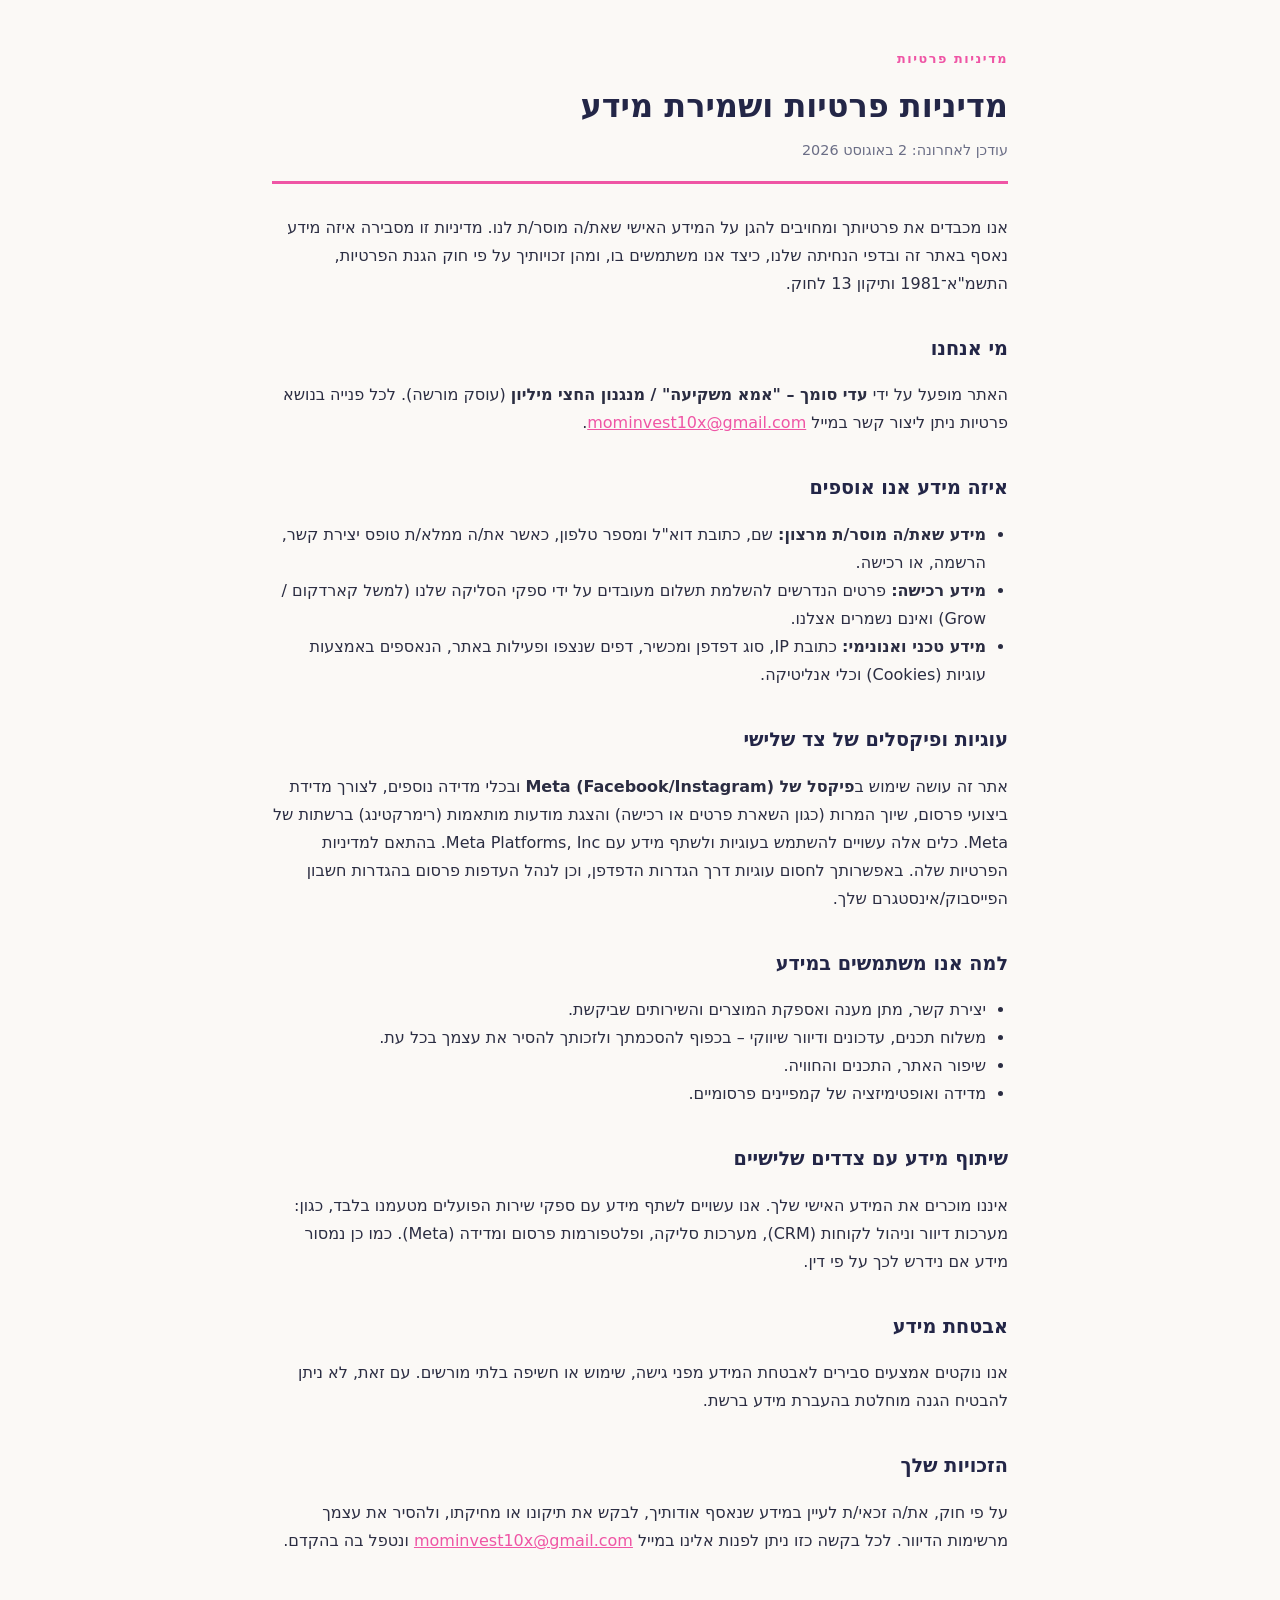
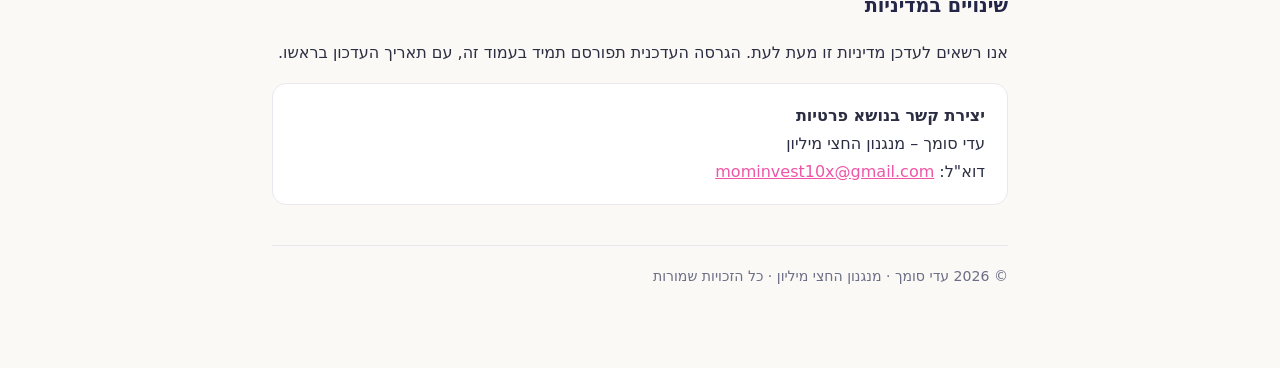
<file: privacy/index.html>
<!DOCTYPE html>
<html lang="he" dir="rtl">
<head>
<meta charset="utf-8">
<meta name="viewport" content="width=device-width, initial-scale=1">
<meta name="robots" content="noindex,follow">
<title>מדיניות פרטיות | מנגנון החצי מיליון - עדי סומך</title>
<style>
  :root{--pink:#EF55A5;--navy:#232647;--ink:#2b2d42;--muted:#6b6e86;--line:#ece6ee;--bg:#fbf9f6;--card:#fff}
  *{box-sizing:border-box}
  body{margin:0;background:var(--bg);color:var(--ink);
    font-family:"Heebo","Assistant",system-ui,-apple-system,"Segoe UI",Arial,sans-serif;line-height:1.75}
  .wrap{max-width:780px;margin:0 auto;padding:48px 22px 80px}
  header{border-bottom:3px solid var(--pink);padding-bottom:18px;margin-bottom:30px}
  .eyebrow{color:var(--pink);font-weight:700;letter-spacing:.12em;text-transform:uppercase;font-size:.8rem}
  h1{font-size:2rem;margin:.25em 0 .1em;color:var(--navy)}
  .updated{color:var(--muted);font-size:.9rem}
  h2{color:var(--navy);font-size:1.2rem;margin:34px 0 8px}
  p,li{color:var(--ink)}
  a{color:var(--pink)}
  ul{padding-inline-start:22px}
  .box{background:var(--card);border:1px solid var(--line);border-radius:14px;padding:18px 22px;margin-top:16px}
  footer{margin-top:40px;padding-top:18px;border-top:1px solid var(--line);color:var(--muted);font-size:.88rem}
</style>
</head>
<body>
<div class="wrap">
  <header>
    <div class="eyebrow">מדיניות פרטיות</div>
    <h1>מדיניות פרטיות ושמירת מידע</h1>
    <div class="updated">עודכן לאחרונה: 2 באוגוסט 2026</div>
  </header>

  <p>אנו מכבדים את פרטיותך ומחויבים להגן על המידע האישי שאת/ה מוסר/ת לנו. מדיניות זו מסבירה איזה מידע נאסף באתר זה ובדפי הנחיתה שלנו, כיצד אנו משתמשים בו, ומהן זכויותיך על פי חוק הגנת הפרטיות, התשמ"א־1981 ותיקון 13 לחוק.</p>

  <h2>מי אנחנו</h2>
  <p>האתר מופעל על ידי <strong>עדי סומך – "אמא משקיעה" / מנגנון החצי מיליון</strong> (עוסק מורשה). לכל פנייה בנושא פרטיות ניתן ליצור קשר במייל <a href="mailto:mominvest10x@gmail.com">mominvest10x@gmail.com</a>.</p>

  <h2>איזה מידע אנו אוספים</h2>
  <ul>
    <li><strong>מידע שאת/ה מוסר/ת מרצון:</strong> שם, כתובת דוא"ל ומספר טלפון, כאשר את/ה ממלא/ת טופס יצירת קשר, הרשמה, או רכישה.</li>
    <li><strong>מידע רכישה:</strong> פרטים הנדרשים להשלמת תשלום מעובדים על ידי ספקי הסליקה שלנו (למשל קארדקום / Grow) ואינם נשמרים אצלנו.</li>
    <li><strong>מידע טכני ואנונימי:</strong> כתובת IP, סוג דפדפן ומכשיר, דפים שנצפו ופעילות באתר, הנאספים באמצעות עוגיות (Cookies) וכלי אנליטיקה.</li>
  </ul>

  <h2>עוגיות ופיקסלים של צד שלישי</h2>
  <p>אתר זה עושה שימוש ב<strong>פיקסל של Meta (Facebook/Instagram)</strong> ובכלי מדידה נוספים, לצורך מדידת ביצועי פרסום, שיוך המרות (כגון השארת פרטים או רכישה) והצגת מודעות מותאמות (רימרקטינג) ברשתות של Meta. כלים אלה עשויים להשתמש בעוגיות ולשתף מידע עם Meta Platforms, Inc. בהתאם למדיניות הפרטיות שלה. באפשרותך לחסום עוגיות דרך הגדרות הדפדפן, וכן לנהל העדפות פרסום בהגדרות חשבון הפייסבוק/אינסטגרם שלך.</p>

  <h2>למה אנו משתמשים במידע</h2>
  <ul>
    <li>יצירת קשר, מתן מענה ואספקת המוצרים והשירותים שביקשת.</li>
    <li>משלוח תכנים, עדכונים ודיוור שיווקי – בכפוף להסכמתך ולזכותך להסיר את עצמך בכל עת.</li>
    <li>שיפור האתר, התכנים והחוויה.</li>
    <li>מדידה ואופטימיזציה של קמפיינים פרסומיים.</li>
  </ul>

  <h2>שיתוף מידע עם צדדים שלישיים</h2>
  <p>איננו מוכרים את המידע האישי שלך. אנו עשויים לשתף מידע עם ספקי שירות הפועלים מטעמנו בלבד, כגון: מערכות דיוור וניהול לקוחות (CRM), מערכות סליקה, ופלטפורמות פרסום ומדידה (Meta). כמו כן נמסור מידע אם נידרש לכך על פי דין.</p>

  <h2>אבטחת מידע</h2>
  <p>אנו נוקטים אמצעים סבירים לאבטחת המידע מפני גישה, שימוש או חשיפה בלתי מורשים. עם זאת, לא ניתן להבטיח הגנה מוחלטת בהעברת מידע ברשת.</p>

  <h2>הזכויות שלך</h2>
  <p>על פי חוק, את/ה זכאי/ת לעיין במידע שנאסף אודותיך, לבקש את תיקונו או מחיקתו, ולהסיר את עצמך מרשימות הדיוור. לכל בקשה כזו ניתן לפנות אלינו במייל <a href="mailto:mominvest10x@gmail.com">mominvest10x@gmail.com</a> ונטפל בה בהקדם.</p>

  <h2>שינויים במדיניות</h2>
  <p>אנו רשאים לעדכן מדיניות זו מעת לעת. הגרסה העדכנית תפורסם תמיד בעמוד זה, עם תאריך העדכון בראשו.</p>

  <div class="box">
    <strong>יצירת קשר בנושא פרטיות</strong><br>
    עדי סומך – מנגנון החצי מיליון<br>
    דוא"ל: <a href="mailto:mominvest10x@gmail.com">mominvest10x@gmail.com</a>
  </div>

  <footer>© 2026 עדי סומך · מנגנון החצי מיליון · כל הזכויות שמורות</footer>
</div>
</body>
</html>
</file>
<file: assets/index-3eMNbV4m.css>
@import"https://fonts.googleapis.com/css2?family=Heebo:wght@300;400;500;600;700;800;900&display=swap";/*! tailwindcss v4.1.18 | MIT License | https://tailwindcss.com */@layer properties{@supports (((-webkit-hyphens:none)) and (not (margin-trim:inline))) or ((-moz-orient:inline) and (not (color:rgb(from red r g b)))){*,:before,:after,::backdrop{--tw-translate-x:0;--tw-translate-y:0;--tw-translate-z:0;--tw-rotate-x:initial;--tw-rotate-y:initial;--tw-rotate-z:initial;--tw-skew-x:initial;--tw-skew-y:initial;--tw-space-y-reverse:0;--tw-border-style:solid;--tw-gradient-position:initial;--tw-gradient-from:#0000;--tw-gradient-via:#0000;--tw-gradient-to:#0000;--tw-gradient-stops:initial;--tw-gradient-via-stops:initial;--tw-gradient-from-position:0%;--tw-gradient-via-position:50%;--tw-gradient-to-position:100%;--tw-leading:initial;--tw-font-weight:initial;--tw-tracking:initial;--tw-shadow:0 0 #0000;--tw-shadow-color:initial;--tw-shadow-alpha:100%;--tw-inset-shadow:0 0 #0000;--tw-inset-shadow-color:initial;--tw-inset-shadow-alpha:100%;--tw-ring-color:initial;--tw-ring-shadow:0 0 #0000;--tw-inset-ring-color:initial;--tw-inset-ring-shadow:0 0 #0000;--tw-ring-inset:initial;--tw-ring-offset-width:0px;--tw-ring-offset-color:#fff;--tw-ring-offset-shadow:0 0 #0000;--tw-blur:initial;--tw-brightness:initial;--tw-contrast:initial;--tw-grayscale:initial;--tw-hue-rotate:initial;--tw-invert:initial;--tw-opacity:initial;--tw-saturate:initial;--tw-sepia:initial;--tw-drop-shadow:initial;--tw-drop-shadow-color:initial;--tw-drop-shadow-alpha:100%;--tw-drop-shadow-size:initial;--tw-backdrop-blur:initial;--tw-backdrop-brightness:initial;--tw-backdrop-contrast:initial;--tw-backdrop-grayscale:initial;--tw-backdrop-hue-rotate:initial;--tw-backdrop-invert:initial;--tw-backdrop-opacity:initial;--tw-backdrop-saturate:initial;--tw-backdrop-sepia:initial;--tw-duration:initial;--tw-ease:initial;--tw-scale-x:1;--tw-scale-y:1;--tw-scale-z:1}}}@layer theme{:root,:host{--font-sans:ui-sans-serif,system-ui,sans-serif,"Apple Color Emoji","Segoe UI Emoji","Segoe UI Symbol","Noto Color Emoji";--font-mono:ui-monospace,SFMono-Regular,Menlo,Monaco,Consolas,"Liberation Mono","Courier New",monospace;--color-red-100:oklch(93.6% .032 17.717);--color-red-300:oklch(80.8% .114 19.571);--color-red-400:oklch(70.4% .191 22.216);--color-red-500:oklch(63.7% .237 25.331);--color-red-700:oklch(50.5% .213 27.518);--color-red-900:oklch(39.6% .141 25.723);--color-orange-300:oklch(83.7% .128 66.29);--color-orange-400:oklch(75% .183 55.934);--color-orange-500:oklch(70.5% .213 47.604);--color-amber-400:oklch(82.8% .189 84.429);--color-amber-500:oklch(76.9% .188 70.08);--color-amber-600:oklch(66.6% .179 58.318);--color-yellow-400:oklch(85.2% .199 91.936);--color-yellow-500:oklch(79.5% .184 86.047);--color-green-50:oklch(98.2% .018 155.826);--color-green-100:oklch(96.2% .044 156.743);--color-green-300:oklch(87.1% .15 154.449);--color-green-400:oklch(79.2% .209 151.711);--color-green-500:oklch(72.3% .219 149.579);--color-green-600:oklch(62.7% .194 149.214);--color-green-700:oklch(52.7% .154 150.069);--color-green-900:oklch(39.3% .095 152.535);--color-emerald-500:oklch(69.6% .17 162.48);--color-cyan-600:oklch(60.9% .126 221.723);--color-blue-300:oklch(80.9% .105 251.813);--color-blue-400:oklch(70.7% .165 254.624);--color-blue-500:oklch(62.3% .214 259.815);--color-purple-300:oklch(82.7% .119 306.383);--color-purple-400:oklch(71.4% .203 305.504);--color-purple-500:oklch(62.7% .265 303.9);--color-purple-600:oklch(55.8% .288 302.321);--color-purple-900:oklch(38.1% .176 304.987);--color-pink-500:oklch(65.6% .241 354.308);--color-pink-600:oklch(59.2% .249 .584);--color-pink-900:oklch(40.8% .153 2.432);--color-slate-400:oklch(70.4% .04 256.788);--color-slate-600:oklch(44.6% .043 257.281);--color-slate-800:oklch(27.9% .041 260.031);--color-slate-900:oklch(20.8% .042 265.755);--color-gray-50:oklch(98.5% .002 247.839);--color-gray-100:oklch(96.7% .003 264.542);--color-gray-200:oklch(92.8% .006 264.531);--color-gray-300:oklch(87.2% .01 258.338);--color-gray-400:oklch(70.7% .022 261.325);--color-gray-500:oklch(55.1% .027 264.364);--color-gray-600:oklch(44.6% .03 256.802);--color-gray-700:oklch(37.3% .034 259.733);--color-gray-800:oklch(27.8% .033 256.848);--color-gray-900:oklch(21% .034 264.665);--color-black:#000;--color-white:#fff;--spacing:.25rem;--container-xs:20rem;--container-sm:24rem;--container-md:28rem;--container-lg:32rem;--container-xl:36rem;--container-2xl:42rem;--container-3xl:48rem;--container-4xl:56rem;--container-5xl:64rem;--container-6xl:72rem;--container-7xl:80rem;--text-xs:.75rem;--text-xs--line-height:calc(1/.75);--text-sm:.875rem;--text-sm--line-height:calc(1.25/.875);--text-base:1rem;--text-base--line-height: 1.5 ;--text-lg:1.125rem;--text-lg--line-height:calc(1.75/1.125);--text-xl:1.25rem;--text-xl--line-height:calc(1.75/1.25);--text-2xl:1.5rem;--text-2xl--line-height:calc(2/1.5);--text-3xl:1.875rem;--text-3xl--line-height: 1.2 ;--text-4xl:2.25rem;--text-4xl--line-height:calc(2.5/2.25);--text-5xl:3rem;--text-5xl--line-height:1;--text-6xl:3.75rem;--text-6xl--line-height:1;--text-7xl:4.5rem;--text-7xl--line-height:1;--text-8xl:6rem;--text-8xl--line-height:1;--font-weight-thin:100;--font-weight-medium:500;--font-weight-semibold:600;--font-weight-bold:700;--font-weight-black:900;--tracking-wider:.05em;--leading-tight:1.25;--leading-snug:1.375;--leading-relaxed:1.625;--leading-loose:2;--radius-sm:.75rem;--radius-lg:2rem;--radius-xl:3rem;--radius-2xl:1rem;--radius-3xl:1.5rem;--ease-in-out:cubic-bezier(.4,0,.2,1);--animate-spin:spin 1s linear infinite;--animate-pulse:pulse 2s cubic-bezier(.4,0,.6,1)infinite;--animate-bounce:bounce 1s infinite;--blur-sm:8px;--blur-lg:16px;--blur-xl:24px;--blur-2xl:40px;--blur-3xl:64px;--default-transition-duration:.15s;--default-transition-timing-function:cubic-bezier(.4,0,.2,1);--default-font-family:var(--font-sans);--default-mono-font-family:var(--font-mono);--color-coral-dark:#e85555;--color-mint:#7dd3a8;--color-navy:#1a1a2e;--color-primary:#ff6b6b;--color-accent:#7dd3a8;--color-accent-foreground:#1a1a2e;--color-muted-foreground:#6a6a7a;--color-border:#e8e4df;--radius-full:9999px;--font-heebo:"Heebo",sans-serif}body{-webkit-font-smoothing:antialiased;-moz-osx-font-smoothing:grayscale;font-family:Heebo,sans-serif}.font-heebo{font-family:Heebo,sans-serif}.font-display{font-family:Playfair Display,serif}}@layer base{*,:after,:before,::backdrop{box-sizing:border-box;border:0 solid;margin:0;padding:0}::file-selector-button{box-sizing:border-box;border:0 solid;margin:0;padding:0}html,:host{-webkit-text-size-adjust:100%;-moz-tab-size:4;tab-size:4;line-height:1.5;font-family:var(--default-font-family,ui-sans-serif,system-ui,sans-serif,"Apple Color Emoji","Segoe UI Emoji","Segoe UI Symbol","Noto Color Emoji");font-feature-settings:var(--default-font-feature-settings,normal);font-variation-settings:var(--default-font-variation-settings,normal);-webkit-tap-highlight-color:transparent}hr{height:0;color:inherit;border-top-width:1px}abbr:where([title]){-webkit-text-decoration:underline dotted;text-decoration:underline dotted}h1,h2,h3,h4,h5,h6{font-size:inherit;font-weight:inherit}a{color:inherit;-webkit-text-decoration:inherit;text-decoration:inherit}b,strong{font-weight:bolder}code,kbd,samp,pre{font-family:var(--default-mono-font-family,ui-monospace,SFMono-Regular,Menlo,Monaco,Consolas,"Liberation Mono","Courier New",monospace);font-feature-settings:var(--default-mono-font-feature-settings,normal);font-variation-settings:var(--default-mono-font-variation-settings,normal);font-size:1em}small{font-size:80%}sub,sup{vertical-align:baseline;font-size:75%;line-height:0;position:relative}sub{bottom:-.25em}sup{top:-.5em}table{text-indent:0;border-color:inherit;border-collapse:collapse}:-moz-focusring{outline:auto}progress{vertical-align:baseline}summary{display:list-item}ol,ul,menu{list-style:none}img,svg,video,canvas,audio,iframe,embed,object{vertical-align:middle;display:block}img,video{max-width:100%;height:auto}button,input,select,optgroup,textarea{font:inherit;font-feature-settings:inherit;font-variation-settings:inherit;letter-spacing:inherit;color:inherit;opacity:1;background-color:#0000;border-radius:0}::file-selector-button{font:inherit;font-feature-settings:inherit;font-variation-settings:inherit;letter-spacing:inherit;color:inherit;opacity:1;background-color:#0000;border-radius:0}:where(select:is([multiple],[size])) optgroup{font-weight:bolder}:where(select:is([multiple],[size])) optgroup option{padding-inline-start:20px}::file-selector-button{margin-inline-end:4px}::placeholder{opacity:1}@supports (not ((-webkit-appearance:-apple-pay-button))) or (contain-intrinsic-size:1px){::placeholder{color:currentColor}@supports (color:color-mix(in lab,red,red)){::placeholder{color:color-mix(in oklab,currentcolor 50%,transparent)}}}textarea{resize:vertical}::-webkit-search-decoration{-webkit-appearance:none}::-webkit-date-and-time-value{min-height:1lh;text-align:inherit}::-webkit-datetime-edit{display:inline-flex}::-webkit-datetime-edit-fields-wrapper{padding:0}::-webkit-datetime-edit{padding-block:0}::-webkit-datetime-edit-year-field{padding-block:0}::-webkit-datetime-edit-month-field{padding-block:0}::-webkit-datetime-edit-day-field{padding-block:0}::-webkit-datetime-edit-hour-field{padding-block:0}::-webkit-datetime-edit-minute-field{padding-block:0}::-webkit-datetime-edit-second-field{padding-block:0}::-webkit-datetime-edit-millisecond-field{padding-block:0}::-webkit-datetime-edit-meridiem-field{padding-block:0}::-webkit-calendar-picker-indicator{line-height:1}:-moz-ui-invalid{box-shadow:none}button,input:where([type=button],[type=reset],[type=submit]){-webkit-appearance:button;-moz-appearance:button;appearance:button}::file-selector-button{-webkit-appearance:button;-moz-appearance:button;appearance:button}::-webkit-inner-spin-button{height:auto}::-webkit-outer-spin-button{height:auto}[hidden]:where(:not([hidden=until-found])){display:none!important}}@layer components;@layer utilities{.pointer-events-none{pointer-events:none}.visible{visibility:visible}.absolute{position:absolute}.fixed{position:fixed}.relative{position:relative}.static{position:static}.inset-0{inset:calc(var(--spacing)*0)}.-top-2{top:calc(var(--spacing)*-2)}.-top-2\.5{top:calc(var(--spacing)*-2.5)}.-top-3{top:calc(var(--spacing)*-3)}.-top-40{top:calc(var(--spacing)*-40)}.top-0{top:calc(var(--spacing)*0)}.top-1\/2{top:50%}.top-1\/4{top:25%}.top-3{top:calc(var(--spacing)*3)}.top-4{top:calc(var(--spacing)*4)}.top-10{top:calc(var(--spacing)*10)}.top-20{top:calc(var(--spacing)*20)}.-right-2{right:calc(var(--spacing)*-2)}.-right-3{right:calc(var(--spacing)*-3)}.-right-40{right:calc(var(--spacing)*-40)}.right-0{right:calc(var(--spacing)*0)}.right-1\/4{right:25%}.right-3{right:calc(var(--spacing)*3)}.right-10{right:calc(var(--spacing)*10)}.-bottom-1{bottom:calc(var(--spacing)*-1)}.-bottom-2{bottom:calc(var(--spacing)*-2)}.-bottom-3{bottom:calc(var(--spacing)*-3)}.bottom-0{bottom:calc(var(--spacing)*0)}.bottom-1\/4{bottom:25%}.bottom-4{bottom:calc(var(--spacing)*4)}.bottom-10{bottom:calc(var(--spacing)*10)}.bottom-16{bottom:calc(var(--spacing)*16)}.bottom-20{bottom:calc(var(--spacing)*20)}.-left-2{left:calc(var(--spacing)*-2)}.-left-3{left:calc(var(--spacing)*-3)}.-left-40{left:calc(var(--spacing)*-40)}.left-0{left:calc(var(--spacing)*0)}.left-1\/2{left:50%}.left-1\/4{left:25%}.left-3{left:calc(var(--spacing)*3)}.left-4{left:calc(var(--spacing)*4)}.left-10{left:calc(var(--spacing)*10)}.-z-10{z-index:-10}.z-10{z-index:10}.z-20{z-index:20}.z-50{z-index:50}.col-span-3{grid-column:span 3/span 3}.col-span-6{grid-column:span 6/span 6}.container{width:100%}@media(min-width:40rem){.container{max-width:40rem}}@media(min-width:48rem){.container{max-width:48rem}}@media(min-width:64rem){.container{max-width:64rem}}@media(min-width:80rem){.container{max-width:80rem}}@media(min-width:96rem){.container{max-width:96rem}}.-mx-2{margin-inline:calc(var(--spacing)*-2)}.mx-auto{margin-inline:auto}.my-8{margin-block:calc(var(--spacing)*8)}.my-10{margin-block:calc(var(--spacing)*10)}.my-12{margin-block:calc(var(--spacing)*12)}.mt-0\.5{margin-top:calc(var(--spacing)*.5)}.mt-1{margin-top:calc(var(--spacing)*1)}.mt-2{margin-top:calc(var(--spacing)*2)}.mt-3{margin-top:calc(var(--spacing)*3)}.mt-4{margin-top:calc(var(--spacing)*4)}.mt-5{margin-top:calc(var(--spacing)*5)}.mt-6{margin-top:calc(var(--spacing)*6)}.mt-8{margin-top:calc(var(--spacing)*8)}.mt-10{margin-top:calc(var(--spacing)*10)}.mt-12{margin-top:calc(var(--spacing)*12)}.mr-1{margin-right:calc(var(--spacing)*1)}.mr-4{margin-right:calc(var(--spacing)*4)}.-mb-1{margin-bottom:calc(var(--spacing)*-1)}.mb-0\.5{margin-bottom:calc(var(--spacing)*.5)}.mb-1{margin-bottom:calc(var(--spacing)*1)}.mb-2{margin-bottom:calc(var(--spacing)*2)}.mb-3{margin-bottom:calc(var(--spacing)*3)}.mb-4{margin-bottom:calc(var(--spacing)*4)}.mb-5{margin-bottom:calc(var(--spacing)*5)}.mb-6{margin-bottom:calc(var(--spacing)*6)}.mb-8{margin-bottom:calc(var(--spacing)*8)}.mb-10{margin-bottom:calc(var(--spacing)*10)}.mb-12{margin-bottom:calc(var(--spacing)*12)}.mb-16{margin-bottom:calc(var(--spacing)*16)}.ml-2{margin-left:calc(var(--spacing)*2)}.ml-3{margin-left:calc(var(--spacing)*3)}.block{display:block}.flex{display:flex}.grid{display:grid}.hidden{display:none}.inline{display:inline}.inline-block{display:inline-block}.inline-flex{display:inline-flex}.aspect-\[3\/4\]{aspect-ratio:3/4}.aspect-square{aspect-ratio:1}.h-1{height:calc(var(--spacing)*1)}.h-2{height:calc(var(--spacing)*2)}.h-3{height:calc(var(--spacing)*3)}.h-4{height:calc(var(--spacing)*4)}.h-5{height:calc(var(--spacing)*5)}.h-6{height:calc(var(--spacing)*6)}.h-7{height:calc(var(--spacing)*7)}.h-8{height:calc(var(--spacing)*8)}.h-10{height:calc(var(--spacing)*10)}.h-12{height:calc(var(--spacing)*12)}.h-14{height:calc(var(--spacing)*14)}.h-16{height:calc(var(--spacing)*16)}.h-20{height:calc(var(--spacing)*20)}.h-24{height:calc(var(--spacing)*24)}.h-28{height:calc(var(--spacing)*28)}.h-32{height:calc(var(--spacing)*32)}.h-40{height:calc(var(--spacing)*40)}.h-48{height:calc(var(--spacing)*48)}.h-56{height:calc(var(--spacing)*56)}.h-60{height:calc(var(--spacing)*60)}.h-64{height:calc(var(--spacing)*64)}.h-72{height:calc(var(--spacing)*72)}.h-80{height:calc(var(--spacing)*80)}.h-96{height:calc(var(--spacing)*96)}.h-\[2px\]{height:2px}.h-\[300px\]{height:300px}.h-\[400px\]{height:400px}.h-\[500px\]{height:500px}.h-\[600px\]{height:600px}.h-auto{height:auto}.h-full{height:100%}.h-px{height:1px}.max-h-0{max-height:calc(var(--spacing)*0)}.max-h-96{max-height:calc(var(--spacing)*96)}.max-h-\[500px\]{max-height:500px}.min-h-screen{min-height:100vh}.w-2{width:calc(var(--spacing)*2)}.w-3{width:calc(var(--spacing)*3)}.w-4{width:calc(var(--spacing)*4)}.w-5{width:calc(var(--spacing)*5)}.w-6{width:calc(var(--spacing)*6)}.w-7{width:calc(var(--spacing)*7)}.w-8{width:calc(var(--spacing)*8)}.w-10{width:calc(var(--spacing)*10)}.w-12{width:calc(var(--spacing)*12)}.w-14{width:calc(var(--spacing)*14)}.w-16{width:calc(var(--spacing)*16)}.w-20{width:calc(var(--spacing)*20)}.w-24{width:calc(var(--spacing)*24)}.w-28{width:calc(var(--spacing)*28)}.w-48{width:calc(var(--spacing)*48)}.w-56{width:calc(var(--spacing)*56)}.w-60{width:calc(var(--spacing)*60)}.w-64{width:calc(var(--spacing)*64)}.w-72{width:calc(var(--spacing)*72)}.w-80{width:calc(var(--spacing)*80)}.w-96{width:calc(var(--spacing)*96)}.w-\[300px\]{width:300px}.w-\[400px\]{width:400px}.w-\[500px\]{width:500px}.w-\[600px\]{width:600px}.w-\[calc\(100\%-2rem\)\]{width:calc(100% - 2rem)}.w-auto{width:auto}.w-full{width:100%}.max-w-2xl{max-width:var(--container-2xl)}.max-w-3xl{max-width:var(--container-3xl)}.max-w-4xl{max-width:var(--container-4xl)}.max-w-5xl{max-width:var(--container-5xl)}.max-w-6xl{max-width:var(--container-6xl)}.max-w-7xl{max-width:var(--container-7xl)}.max-w-\[85\%\]{max-width:85%}.max-w-\[140px\]{max-width:140px}.max-w-\[280px\]{max-width:280px}.max-w-\[400px\]{max-width:400px}.max-w-full{max-width:100%}.max-w-lg{max-width:var(--container-lg)}.max-w-md{max-width:var(--container-md)}.max-w-none{max-width:none}.max-w-sm{max-width:var(--container-sm)}.max-w-xl{max-width:var(--container-xl)}.max-w-xs{max-width:var(--container-xs)}.min-w-\[70px\]{min-width:70px}.min-w-\[320px\]{min-width:320px}.min-w-\[600px\]{min-width:600px}.min-w-\[700px\]{min-width:700px}.flex-1{flex:1}.flex-shrink-0{flex-shrink:0}.-translate-x-1\/2{--tw-translate-x: -50% ;translate:var(--tw-translate-x)var(--tw-translate-y)}.translate-x-1\/2{--tw-translate-x: 50% ;translate:var(--tw-translate-x)var(--tw-translate-y)}.-translate-y-1\/2{--tw-translate-y: -50% ;translate:var(--tw-translate-x)var(--tw-translate-y)}.rotate-180{rotate:180deg}.rotate-\[-90deg\]{rotate:-90deg}.transform{transform:var(--tw-rotate-x,)var(--tw-rotate-y,)var(--tw-rotate-z,)var(--tw-skew-x,)var(--tw-skew-y,)}.animate-\[slideIn_0\.3s_ease-out\]{animation:.3s ease-out slideIn}.animate-bounce{animation:var(--animate-bounce)}.animate-pulse{animation:var(--animate-pulse)}.animate-spin{animation:var(--animate-spin)}.cursor-pointer{cursor:pointer}.cursor-wait{cursor:wait}.list-inside{list-style-position:inside}.list-disc{list-style-type:disc}.grid-cols-1{grid-template-columns:repeat(1,minmax(0,1fr))}.grid-cols-2{grid-template-columns:repeat(2,minmax(0,1fr))}.grid-cols-3{grid-template-columns:repeat(3,minmax(0,1fr))}.flex-col{flex-direction:column}.flex-row{flex-direction:row}.flex-row-reverse{flex-direction:row-reverse}.flex-wrap{flex-wrap:wrap}.items-baseline{align-items:baseline}.items-center{align-items:center}.items-start{align-items:flex-start}.justify-between{justify-content:space-between}.justify-center{justify-content:center}.gap-0{gap:calc(var(--spacing)*0)}.gap-1{gap:calc(var(--spacing)*1)}.gap-1\.5{gap:calc(var(--spacing)*1.5)}.gap-2{gap:calc(var(--spacing)*2)}.gap-3{gap:calc(var(--spacing)*3)}.gap-4{gap:calc(var(--spacing)*4)}.gap-5{gap:calc(var(--spacing)*5)}.gap-6{gap:calc(var(--spacing)*6)}.gap-8{gap:calc(var(--spacing)*8)}:where(.space-y-1>:not(:last-child)){--tw-space-y-reverse:0;margin-block-start:calc(calc(var(--spacing)*1)*var(--tw-space-y-reverse));margin-block-end:calc(calc(var(--spacing)*1)*calc(1 - var(--tw-space-y-reverse)))}:where(.space-y-8>:not(:last-child)){--tw-space-y-reverse:0;margin-block-start:calc(calc(var(--spacing)*8)*var(--tw-space-y-reverse));margin-block-end:calc(calc(var(--spacing)*8)*calc(1 - var(--tw-space-y-reverse)))}.overflow-hidden{overflow:hidden}.overflow-visible{overflow:visible}.overflow-x-auto{overflow-x:auto}.overflow-y-auto{overflow-y:auto}.scroll-smooth{scroll-behavior:smooth}.rounded{border-radius:.25rem}.rounded-2xl{border-radius:var(--radius-2xl)}.rounded-3xl{border-radius:var(--radius-3xl)}.rounded-\[2\.5rem\]{border-radius:2.5rem}.rounded-full{border-radius:var(--radius-full)}.rounded-lg{border-radius:var(--radius-lg)}.rounded-xl{border-radius:var(--radius-xl)}.rounded-br-sm{border-bottom-right-radius:var(--radius-sm)}.rounded-bl-sm{border-bottom-left-radius:var(--radius-sm)}.border{border-style:var(--tw-border-style);border-width:1px}.border-2{border-style:var(--tw-border-style);border-width:2px}.border-4{border-style:var(--tw-border-style);border-width:4px}.border-t{border-top-style:var(--tw-border-style);border-top-width:1px}.border-t-2{border-top-style:var(--tw-border-style);border-top-width:2px}.border-r-4{border-right-style:var(--tw-border-style);border-right-width:4px}.border-b{border-bottom-style:var(--tw-border-style);border-bottom-width:1px}.border-b-2{border-bottom-style:var(--tw-border-style);border-bottom-width:2px}.border-dashed{--tw-border-style:dashed;border-style:dashed}.border-\[\#2D5016\]{border-color:#2d5016}.border-\[\#2D5016\]\/30{border-color:#2d50164d}.border-\[\#5BC090\]{border-color:#5bc090}.border-\[\#5BC090\]\/20{border-color:#5bc09033}.border-\[\#5BC090\]\/30{border-color:#5bc0904d}.border-\[\#7DD3A8\]\/20{border-color:#7dd3a833}.border-\[\#7DD3A8\]\/30{border-color:#7dd3a84d}.border-\[\#8B7EC8\]{border-color:#8b7ec8}.border-\[\#9B8FD0\]{border-color:#9b8fd0}.border-\[\#9D8DF1\]{border-color:#9d8df1}.border-\[\#9D8DF1\]\/10{border-color:#9d8df11a}.border-\[\#9D8DF1\]\/20{border-color:#9d8df133}.border-\[\#9D8DF1\]\/30{border-color:#9d8df14d}.border-\[\#D4A853\]{border-color:#d4a853}.border-\[\#E5E0D8\]{border-color:#e5e0d8}.border-\[\#E8E0F0\]{border-color:#e8e0f0}.border-\[\#E8E4DC\]{border-color:#e8e4dc}.border-\[\#E8E4DF\]{border-color:#e8e4df}.border-\[\#E8E4DF\]\/50{border-color:#e8e4df80}.border-\[\#E8675A\]{border-color:#e8675a}.border-\[\#E8775F20\]{border-color:#e8775f20}.border-\[\#E8775F30\]{border-color:#e8775f30}.border-\[\#E8775F\]{border-color:#e8775f}.border-\[\#FF6B6B\]{border-color:#ff6b6b}.border-\[\#FF6B6B\]\/20{border-color:#ff6b6b33}.border-\[\#FF6B35\]\/40{border-color:#ff6b3566}.border-\[\#FF8C42\]\/30{border-color:#ff8c424d}.border-\[\#FFD93D\]{border-color:#ffd93d}.border-\[\#FFD93D\]\/30{border-color:#ffd93d4d}.border-\[\#e8e4df\]{border-color:#e8e4df}.border-amber-500\/30{border-color:#f99c004d}@supports (color:color-mix(in lab,red,red)){.border-amber-500\/30{border-color:color-mix(in oklab,var(--color-amber-500)30%,transparent)}}.border-border{border-color:var(--color-border)}.border-gray-100{border-color:var(--color-gray-100)}.border-gray-200{border-color:var(--color-gray-200)}.border-green-100{border-color:var(--color-green-100)}.border-green-300{border-color:var(--color-green-300)}.border-green-500\/30{border-color:#00c7584d}@supports (color:color-mix(in lab,red,red)){.border-green-500\/30{border-color:color-mix(in oklab,var(--color-green-500)30%,transparent)}}.border-green-700{border-color:var(--color-green-700)}.border-purple-400{border-color:var(--color-purple-400)}.border-purple-500\/30{border-color:#ac4bff4d}@supports (color:color-mix(in lab,red,red)){.border-purple-500\/30{border-color:color-mix(in oklab,var(--color-purple-500)30%,transparent)}}.border-red-100{border-color:var(--color-red-100)}.border-red-700{border-color:var(--color-red-700)}.border-slate-600{border-color:var(--color-slate-600)}.border-transparent{border-color:#0000}.border-white\/5{border-color:#ffffff0d}@supports (color:color-mix(in lab,red,red)){.border-white\/5{border-color:color-mix(in oklab,var(--color-white)5%,transparent)}}.border-white\/10{border-color:#ffffff1a}@supports (color:color-mix(in lab,red,red)){.border-white\/10{border-color:color-mix(in oklab,var(--color-white)10%,transparent)}}.border-white\/20{border-color:#fff3}@supports (color:color-mix(in lab,red,red)){.border-white\/20{border-color:color-mix(in oklab,var(--color-white)20%,transparent)}}.border-white\/30{border-color:#ffffff4d}@supports (color:color-mix(in lab,red,red)){.border-white\/30{border-color:color-mix(in oklab,var(--color-white)30%,transparent)}}.border-white\/50{border-color:#ffffff80}@supports (color:color-mix(in lab,red,red)){.border-white\/50{border-color:color-mix(in oklab,var(--color-white)50%,transparent)}}.border-t-transparent{border-top-color:#0000}.bg-\[\#0f0f1a\]{background-color:#0f0f1a}.bg-\[\#1a1a2e\]{background-color:#1a1a2e}.bg-\[\#1a3009\]{background-color:#1a3009}.bg-\[\#2D5016\]{background-color:#2d5016}.bg-\[\#2D5016\]\/10{background-color:#2d50161a}.bg-\[\#5BC090\]{background-color:#5bc090}.bg-\[\#5BC090\]\/10{background-color:#5bc0901a}.bg-\[\#5BC090\]\/20{background-color:#5bc09033}.bg-\[\#7DD3A8\]{background-color:#7dd3a8}.bg-\[\#7DD3A8\]\/10{background-color:#7dd3a81a}.bg-\[\#7DD3A8\]\/15{background-color:#7dd3a826}.bg-\[\#7DD3A8\]\/20{background-color:#7dd3a833}.bg-\[\#9B8FD0\]{background-color:#9b8fd0}.bg-\[\#9B8FD010\]{background-color:#9b8fd010}.bg-\[\#9D8DF1\]{background-color:#9d8df1}.bg-\[\#9D8DF1\]\/10{background-color:#9d8df11a}.bg-\[\#9D8DF1\]\/20{background-color:#9d8df133}.bg-\[\#25D366\]{background-color:#25d366}.bg-\[\#D4A853\]{background-color:#d4a853}.bg-\[\#D4A853\]\/20{background-color:#d4a85333}.bg-\[\#E8E4DF\]{background-color:#e8e4df}.bg-\[\#E8F5E9\]{background-color:#e8f5e9}.bg-\[\#E8675A\]{background-color:#e8675a}.bg-\[\#E8775F\]{background-color:#e8775f}.bg-\[\#F0FDF4\]{background-color:#f0fdf4}.bg-\[\#F5F0E8\]{background-color:#f5f0e8}.bg-\[\#F5F0E8\]\/50{background-color:#f5f0e880}.bg-\[\#F5F0EB\]{background-color:#f5f0eb}.bg-\[\#F5F0EB\]\/50{background-color:#f5f0eb80}.bg-\[\#F5F0FF\]{background-color:#f5f0ff}.bg-\[\#F7EEE5\]{background-color:#f7eee5}.bg-\[\#F8F0FF\]{background-color:#f8f0ff}.bg-\[\#F8F6FF\]{background-color:#f8f6ff}.bg-\[\#FAFAFA\]{background-color:#fafafa}.bg-\[\#FDF8ED\]{background-color:#fdf8ed}.bg-\[\#FDF8F3\]{background-color:#fdf8f3}.bg-\[\#FDF8F5\]{background-color:#fdf8f5}.bg-\[\#FDFBF8\]{background-color:#fdfbf8}.bg-\[\#FEF0EB\]{background-color:#fef0eb}.bg-\[\#FEF0F5\]{background-color:#fef0f5}.bg-\[\#FEF5EB\]{background-color:#fef5eb}.bg-\[\#FF6B6B\]{background-color:#ff6b6b}.bg-\[\#FF6B6B\]\/10{background-color:#ff6b6b1a}.bg-\[\#FF6B6B\]\/40{background-color:#ff6b6b66}.bg-\[\#FF6B35\]{background-color:#ff6b35}.bg-\[\#FF8C42\]\/20{background-color:#ff8c4233}.bg-\[\#FFF6F4\]{background-color:#fff6f4}.bg-\[\#FFF8F7\]{background-color:#fff8f7}.bg-\[\#FFF9E6\]{background-color:#fff9e6}.bg-\[\#f5f0eb\]{background-color:#f5f0eb}.bg-amber-500\/20{background-color:#f99c0033}@supports (color:color-mix(in lab,red,red)){.bg-amber-500\/20{background-color:color-mix(in oklab,var(--color-amber-500)20%,transparent)}}.bg-blue-500\/20{background-color:#3080ff33}@supports (color:color-mix(in lab,red,red)){.bg-blue-500\/20{background-color:color-mix(in oklab,var(--color-blue-500)20%,transparent)}}.bg-blue-500\/30{background-color:#3080ff4d}@supports (color:color-mix(in lab,red,red)){.bg-blue-500\/30{background-color:color-mix(in oklab,var(--color-blue-500)30%,transparent)}}.bg-cyan-600{background-color:var(--color-cyan-600)}.bg-gray-50{background-color:var(--color-gray-50)}.bg-gray-100{background-color:var(--color-gray-100)}.bg-gray-200{background-color:var(--color-gray-200)}.bg-gray-400{background-color:var(--color-gray-400)}.bg-green-50{background-color:var(--color-green-50)}.bg-green-500{background-color:var(--color-green-500)}.bg-green-500\/20{background-color:#00c75833}@supports (color:color-mix(in lab,red,red)){.bg-green-500\/20{background-color:color-mix(in oklab,var(--color-green-500)20%,transparent)}}.bg-green-500\/30{background-color:#00c7584d}@supports (color:color-mix(in lab,red,red)){.bg-green-500\/30{background-color:color-mix(in oklab,var(--color-green-500)30%,transparent)}}.bg-green-900\/90{background-color:#0d542be6}@supports (color:color-mix(in lab,red,red)){.bg-green-900\/90{background-color:color-mix(in oklab,var(--color-green-900)90%,transparent)}}.bg-mint{background-color:var(--color-mint)}.bg-orange-500\/20{background-color:#fe6e0033}@supports (color:color-mix(in lab,red,red)){.bg-orange-500\/20{background-color:color-mix(in oklab,var(--color-orange-500)20%,transparent)}}.bg-orange-500\/30{background-color:#fe6e004d}@supports (color:color-mix(in lab,red,red)){.bg-orange-500\/30{background-color:color-mix(in oklab,var(--color-orange-500)30%,transparent)}}.bg-purple-500\/20{background-color:#ac4bff33}@supports (color:color-mix(in lab,red,red)){.bg-purple-500\/20{background-color:color-mix(in oklab,var(--color-purple-500)20%,transparent)}}.bg-red-500{background-color:var(--color-red-500)}.bg-red-500\/30{background-color:#fb2c364d}@supports (color:color-mix(in lab,red,red)){.bg-red-500\/30{background-color:color-mix(in oklab,var(--color-red-500)30%,transparent)}}.bg-red-900\/90{background-color:#82181ae6}@supports (color:color-mix(in lab,red,red)){.bg-red-900\/90{background-color:color-mix(in oklab,var(--color-red-900)90%,transparent)}}.bg-slate-800{background-color:var(--color-slate-800)}.bg-transparent{background-color:#0000}.bg-white{background-color:var(--color-white)}.bg-white\/5{background-color:#ffffff0d}@supports (color:color-mix(in lab,red,red)){.bg-white\/5{background-color:color-mix(in oklab,var(--color-white)5%,transparent)}}.bg-white\/10{background-color:#ffffff1a}@supports (color:color-mix(in lab,red,red)){.bg-white\/10{background-color:color-mix(in oklab,var(--color-white)10%,transparent)}}.bg-white\/20{background-color:#fff3}@supports (color:color-mix(in lab,red,red)){.bg-white\/20{background-color:color-mix(in oklab,var(--color-white)20%,transparent)}}.bg-white\/60{background-color:#fff9}@supports (color:color-mix(in lab,red,red)){.bg-white\/60{background-color:color-mix(in oklab,var(--color-white)60%,transparent)}}.bg-white\/80{background-color:#fffc}@supports (color:color-mix(in lab,red,red)){.bg-white\/80{background-color:color-mix(in oklab,var(--color-white)80%,transparent)}}.bg-white\/95{background-color:#fffffff2}@supports (color:color-mix(in lab,red,red)){.bg-white\/95{background-color:color-mix(in oklab,var(--color-white)95%,transparent)}}.bg-yellow-500\/20{background-color:#edb20033}@supports (color:color-mix(in lab,red,red)){.bg-yellow-500\/20{background-color:color-mix(in oklab,var(--color-yellow-500)20%,transparent)}}.bg-gradient-to-b{--tw-gradient-position:to bottom in oklab;background-image:linear-gradient(var(--tw-gradient-stops))}.bg-gradient-to-bl{--tw-gradient-position:to bottom left in oklab;background-image:linear-gradient(var(--tw-gradient-stops))}.bg-gradient-to-br{--tw-gradient-position:to bottom right in oklab;background-image:linear-gradient(var(--tw-gradient-stops))}.bg-gradient-to-l{--tw-gradient-position:to left in oklab;background-image:linear-gradient(var(--tw-gradient-stops))}.bg-gradient-to-r{--tw-gradient-position:to right in oklab;background-image:linear-gradient(var(--tw-gradient-stops))}.bg-gradient-to-t{--tw-gradient-position:to top in oklab;background-image:linear-gradient(var(--tw-gradient-stops))}.bg-gradient-to-tl{--tw-gradient-position:to top left in oklab;background-image:linear-gradient(var(--tw-gradient-stops))}.bg-gradient-to-tr{--tw-gradient-position:to top right in oklab;background-image:linear-gradient(var(--tw-gradient-stops))}.from-\[\#1a1a2e\]{--tw-gradient-from:#1a1a2e;--tw-gradient-stops:var(--tw-gradient-via-stops,var(--tw-gradient-position),var(--tw-gradient-from)var(--tw-gradient-from-position),var(--tw-gradient-to)var(--tw-gradient-to-position))}.from-\[\#2D2A3E\]{--tw-gradient-from:#2d2a3e;--tw-gradient-stops:var(--tw-gradient-via-stops,var(--tw-gradient-position),var(--tw-gradient-from)var(--tw-gradient-from-position),var(--tw-gradient-to)var(--tw-gradient-to-position))}.from-\[\#2D5016\]{--tw-gradient-from:#2d5016;--tw-gradient-stops:var(--tw-gradient-via-stops,var(--tw-gradient-position),var(--tw-gradient-from)var(--tw-gradient-from-position),var(--tw-gradient-to)var(--tw-gradient-to-position))}.from-\[\#5BC090\]{--tw-gradient-from:#5bc090;--tw-gradient-stops:var(--tw-gradient-via-stops,var(--tw-gradient-position),var(--tw-gradient-from)var(--tw-gradient-from-position),var(--tw-gradient-to)var(--tw-gradient-to-position))}.from-\[\#5BC090\]\/10{--tw-gradient-from:oklab(73.411% -.112299 .0392787/.1);--tw-gradient-stops:var(--tw-gradient-via-stops,var(--tw-gradient-position),var(--tw-gradient-from)var(--tw-gradient-from-position),var(--tw-gradient-to)var(--tw-gradient-to-position))}.from-\[\#5BC090\]\/15{--tw-gradient-from:oklab(73.411% -.112299 .0392787/.15);--tw-gradient-stops:var(--tw-gradient-via-stops,var(--tw-gradient-position),var(--tw-gradient-from)var(--tw-gradient-from-position),var(--tw-gradient-to)var(--tw-gradient-to-position))}.from-\[\#5BC090\]\/20{--tw-gradient-from:oklab(73.411% -.112299 .0392787/.2);--tw-gradient-stops:var(--tw-gradient-via-stops,var(--tw-gradient-position),var(--tw-gradient-from)var(--tw-gradient-from-position),var(--tw-gradient-to)var(--tw-gradient-to-position))}.from-\[\#5BC090\]\/80{--tw-gradient-from:oklab(73.411% -.112299 .0392787/.8);--tw-gradient-stops:var(--tw-gradient-via-stops,var(--tw-gradient-position),var(--tw-gradient-from)var(--tw-gradient-from-position),var(--tw-gradient-to)var(--tw-gradient-to-position))}.from-\[\#7DD3A8\]{--tw-gradient-from:#7dd3a8;--tw-gradient-stops:var(--tw-gradient-via-stops,var(--tw-gradient-position),var(--tw-gradient-from)var(--tw-gradient-from-position),var(--tw-gradient-to)var(--tw-gradient-to-position))}.from-\[\#7DD3A8\]\/10{--tw-gradient-from:oklab(80.0453% -.0988912 .0340351/.1);--tw-gradient-stops:var(--tw-gradient-via-stops,var(--tw-gradient-position),var(--tw-gradient-from)var(--tw-gradient-from-position),var(--tw-gradient-to)var(--tw-gradient-to-position))}.from-\[\#7DD3A8\]\/15{--tw-gradient-from:oklab(80.0452% -.0988912 .0340351/.15);--tw-gradient-stops:var(--tw-gradient-via-stops,var(--tw-gradient-position),var(--tw-gradient-from)var(--tw-gradient-from-position),var(--tw-gradient-to)var(--tw-gradient-to-position))}.from-\[\#7DD3A8\]\/20{--tw-gradient-from:oklab(80.0453% -.0988912 .0340351/.2);--tw-gradient-stops:var(--tw-gradient-via-stops,var(--tw-gradient-position),var(--tw-gradient-from)var(--tw-gradient-from-position),var(--tw-gradient-to)var(--tw-gradient-to-position))}.from-\[\#7DD3A8\]\/30{--tw-gradient-from:oklab(80.0452% -.0988912 .0340351/.3);--tw-gradient-stops:var(--tw-gradient-via-stops,var(--tw-gradient-position),var(--tw-gradient-from)var(--tw-gradient-from-position),var(--tw-gradient-to)var(--tw-gradient-to-position))}.from-\[\#9B8FD0\]{--tw-gradient-from:#9b8fd0;--tw-gradient-stops:var(--tw-gradient-via-stops,var(--tw-gradient-position),var(--tw-gradient-from)var(--tw-gradient-from-position),var(--tw-gradient-to)var(--tw-gradient-to-position))}.from-\[\#9B8FD010\]{--tw-gradient-from:#9b8fd010;--tw-gradient-stops:var(--tw-gradient-via-stops,var(--tw-gradient-position),var(--tw-gradient-from)var(--tw-gradient-from-position),var(--tw-gradient-to)var(--tw-gradient-to-position))}.from-\[\#9B8FD020\]{--tw-gradient-from:#9b8fd020;--tw-gradient-stops:var(--tw-gradient-via-stops,var(--tw-gradient-position),var(--tw-gradient-from)var(--tw-gradient-from-position),var(--tw-gradient-to)var(--tw-gradient-to-position))}.from-\[\#9D8DF1\]{--tw-gradient-from:#9d8df1;--tw-gradient-stops:var(--tw-gradient-via-stops,var(--tw-gradient-position),var(--tw-gradient-from)var(--tw-gradient-from-position),var(--tw-gradient-to)var(--tw-gradient-to-position))}.from-\[\#9D8DF1\]\/5{--tw-gradient-from:oklab(69.9264% .0479999 -.13568/.05);--tw-gradient-stops:var(--tw-gradient-via-stops,var(--tw-gradient-position),var(--tw-gradient-from)var(--tw-gradient-from-position),var(--tw-gradient-to)var(--tw-gradient-to-position))}.from-\[\#9D8DF1\]\/10{--tw-gradient-from:oklab(69.9264% .0479999 -.13568/.1);--tw-gradient-stops:var(--tw-gradient-via-stops,var(--tw-gradient-position),var(--tw-gradient-from)var(--tw-gradient-from-position),var(--tw-gradient-to)var(--tw-gradient-to-position))}.from-\[\#9D8DF1\]\/20{--tw-gradient-from:oklab(69.9264% .0479999 -.13568/.2);--tw-gradient-stops:var(--tw-gradient-via-stops,var(--tw-gradient-position),var(--tw-gradient-from)var(--tw-gradient-from-position),var(--tw-gradient-to)var(--tw-gradient-to-position))}.from-\[\#25D366\]{--tw-gradient-from:#25d366;--tw-gradient-stops:var(--tw-gradient-via-stops,var(--tw-gradient-position),var(--tw-gradient-from)var(--tw-gradient-from-position),var(--tw-gradient-to)var(--tw-gradient-to-position))}.from-\[\#833AB4\]{--tw-gradient-from:#833ab4;--tw-gradient-stops:var(--tw-gradient-via-stops,var(--tw-gradient-position),var(--tw-gradient-from)var(--tw-gradient-from-position),var(--tw-gradient-to)var(--tw-gradient-to-position))}.from-\[\#D4A853\]{--tw-gradient-from:#d4a853;--tw-gradient-stops:var(--tw-gradient-via-stops,var(--tw-gradient-position),var(--tw-gradient-from)var(--tw-gradient-from-position),var(--tw-gradient-to)var(--tw-gradient-to-position))}.from-\[\#E8775F10\]{--tw-gradient-from:#e8775f10;--tw-gradient-stops:var(--tw-gradient-via-stops,var(--tw-gradient-position),var(--tw-gradient-from)var(--tw-gradient-from-position),var(--tw-gradient-to)var(--tw-gradient-to-position))}.from-\[\#E8775F\]{--tw-gradient-from:#e8775f;--tw-gradient-stops:var(--tw-gradient-via-stops,var(--tw-gradient-position),var(--tw-gradient-from)var(--tw-gradient-from-position),var(--tw-gradient-to)var(--tw-gradient-to-position))}.from-\[\#F0FDF4\]{--tw-gradient-from:#f0fdf4;--tw-gradient-stops:var(--tw-gradient-via-stops,var(--tw-gradient-position),var(--tw-gradient-from)var(--tw-gradient-from-position),var(--tw-gradient-to)var(--tw-gradient-to-position))}.from-\[\#F8F6FF\]{--tw-gradient-from:#f8f6ff;--tw-gradient-stops:var(--tw-gradient-via-stops,var(--tw-gradient-position),var(--tw-gradient-from)var(--tw-gradient-from-position),var(--tw-gradient-to)var(--tw-gradient-to-position))}.from-\[\#F8F6FF\]\/95{--tw-gradient-from:oklab(97.7243% .0053643 -.0108273/.95);--tw-gradient-stops:var(--tw-gradient-via-stops,var(--tw-gradient-position),var(--tw-gradient-from)var(--tw-gradient-from-position),var(--tw-gradient-to)var(--tw-gradient-to-position))}.from-\[\#FDF8F3\]{--tw-gradient-from:#fdf8f3;--tw-gradient-stops:var(--tw-gradient-via-stops,var(--tw-gradient-position),var(--tw-gradient-from)var(--tw-gradient-from-position),var(--tw-gradient-to)var(--tw-gradient-to-position))}.from-\[\#FEF0EB\]{--tw-gradient-from:#fef0eb;--tw-gradient-stops:var(--tw-gradient-via-stops,var(--tw-gradient-position),var(--tw-gradient-from)var(--tw-gradient-from-position),var(--tw-gradient-to)var(--tw-gradient-to-position))}.from-\[\#FF6B6B\]{--tw-gradient-from:#ff6b6b;--tw-gradient-stops:var(--tw-gradient-via-stops,var(--tw-gradient-position),var(--tw-gradient-from)var(--tw-gradient-from-position),var(--tw-gradient-to)var(--tw-gradient-to-position))}.from-\[\#FF6B6B\]\/5{--tw-gradient-from:oklab(71.1607% .167013 .0703394/.05);--tw-gradient-stops:var(--tw-gradient-via-stops,var(--tw-gradient-position),var(--tw-gradient-from)var(--tw-gradient-from-position),var(--tw-gradient-to)var(--tw-gradient-to-position))}.from-\[\#FF6B6B\]\/10{--tw-gradient-from:oklab(71.1607% .167013 .0703394/.1);--tw-gradient-stops:var(--tw-gradient-via-stops,var(--tw-gradient-position),var(--tw-gradient-from)var(--tw-gradient-from-position),var(--tw-gradient-to)var(--tw-gradient-to-position))}.from-\[\#FF6B6B\]\/20{--tw-gradient-from:oklab(71.1607% .167013 .0703394/.2);--tw-gradient-stops:var(--tw-gradient-via-stops,var(--tw-gradient-position),var(--tw-gradient-from)var(--tw-gradient-from-position),var(--tw-gradient-to)var(--tw-gradient-to-position))}.from-\[\#FF6B6B\]\/30{--tw-gradient-from:oklab(71.1607% .167013 .0703394/.3);--tw-gradient-stops:var(--tw-gradient-via-stops,var(--tw-gradient-position),var(--tw-gradient-from)var(--tw-gradient-from-position),var(--tw-gradient-to)var(--tw-gradient-to-position))}.from-\[\#FF6B35\]{--tw-gradient-from:#ff6b35;--tw-gradient-stops:var(--tw-gradient-via-stops,var(--tw-gradient-position),var(--tw-gradient-from)var(--tw-gradient-from-position),var(--tw-gradient-to)var(--tw-gradient-to-position))}.from-\[\#FFD93D\]{--tw-gradient-from:#ffd93d;--tw-gradient-stops:var(--tw-gradient-via-stops,var(--tw-gradient-position),var(--tw-gradient-from)var(--tw-gradient-from-position),var(--tw-gradient-to)var(--tw-gradient-to-position))}.from-\[\#FFD93D\]\/15{--tw-gradient-from:oklab(89.2545% -.0132171 .166191/.15);--tw-gradient-stops:var(--tw-gradient-via-stops,var(--tw-gradient-position),var(--tw-gradient-from)var(--tw-gradient-from-position),var(--tw-gradient-to)var(--tw-gradient-to-position))}.from-\[\#FFD93D\]\/20{--tw-gradient-from:oklab(89.2545% -.0132171 .166191/.2);--tw-gradient-stops:var(--tw-gradient-via-stops,var(--tw-gradient-position),var(--tw-gradient-from)var(--tw-gradient-from-position),var(--tw-gradient-to)var(--tw-gradient-to-position))}.from-\[\#FFE8E4\]{--tw-gradient-from:#ffe8e4;--tw-gradient-stops:var(--tw-gradient-via-stops,var(--tw-gradient-position),var(--tw-gradient-from)var(--tw-gradient-from-position),var(--tw-gradient-to)var(--tw-gradient-to-position))}.from-\[\#FFF5E6\]{--tw-gradient-from:#fff5e6;--tw-gradient-stops:var(--tw-gradient-via-stops,var(--tw-gradient-position),var(--tw-gradient-from)var(--tw-gradient-from-position),var(--tw-gradient-to)var(--tw-gradient-to-position))}.from-\[\#FFF6F4\]{--tw-gradient-from:#fff6f4;--tw-gradient-stops:var(--tw-gradient-via-stops,var(--tw-gradient-position),var(--tw-gradient-from)var(--tw-gradient-from-position),var(--tw-gradient-to)var(--tw-gradient-to-position))}.from-\[\#FFF6F4\]\/90{--tw-gradient-from:oklab(97.9568% .00847802 .00540429/.9);--tw-gradient-stops:var(--tw-gradient-via-stops,var(--tw-gradient-position),var(--tw-gradient-from)var(--tw-gradient-from-position),var(--tw-gradient-to)var(--tw-gradient-to-position))}.from-\[\#FFF8F0\]{--tw-gradient-from:#fff8f0;--tw-gradient-stops:var(--tw-gradient-via-stops,var(--tw-gradient-position),var(--tw-gradient-from)var(--tw-gradient-from-position),var(--tw-gradient-to)var(--tw-gradient-to-position))}.from-\[\#FFF9E6\]{--tw-gradient-from:#fff9e6;--tw-gradient-stops:var(--tw-gradient-via-stops,var(--tw-gradient-position),var(--tw-gradient-from)var(--tw-gradient-from-position),var(--tw-gradient-to)var(--tw-gradient-to-position))}.from-\[\#FFFBF5\]{--tw-gradient-from:#fffbf5;--tw-gradient-stops:var(--tw-gradient-via-stops,var(--tw-gradient-position),var(--tw-gradient-from)var(--tw-gradient-from-position),var(--tw-gradient-to)var(--tw-gradient-to-position))}.from-amber-500\/10{--tw-gradient-from:#f99c001a}@supports (color:color-mix(in lab,red,red)){.from-amber-500\/10{--tw-gradient-from:color-mix(in oklab,var(--color-amber-500)10%,transparent)}}.from-amber-500\/10{--tw-gradient-stops:var(--tw-gradient-via-stops,var(--tw-gradient-position),var(--tw-gradient-from)var(--tw-gradient-from-position),var(--tw-gradient-to)var(--tw-gradient-to-position))}.from-amber-500\/20{--tw-gradient-from:#f99c0033}@supports (color:color-mix(in lab,red,red)){.from-amber-500\/20{--tw-gradient-from:color-mix(in oklab,var(--color-amber-500)20%,transparent)}}.from-amber-500\/20{--tw-gradient-stops:var(--tw-gradient-via-stops,var(--tw-gradient-position),var(--tw-gradient-from)var(--tw-gradient-from-position),var(--tw-gradient-to)var(--tw-gradient-to-position))}.from-black\/60{--tw-gradient-from:#0009}@supports (color:color-mix(in lab,red,red)){.from-black\/60{--tw-gradient-from:color-mix(in oklab,var(--color-black)60%,transparent)}}.from-black\/60{--tw-gradient-stops:var(--tw-gradient-via-stops,var(--tw-gradient-position),var(--tw-gradient-from)var(--tw-gradient-from-position),var(--tw-gradient-to)var(--tw-gradient-to-position))}.from-gray-50{--tw-gradient-from:var(--color-gray-50);--tw-gradient-stops:var(--tw-gradient-via-stops,var(--tw-gradient-position),var(--tw-gradient-from)var(--tw-gradient-from-position),var(--tw-gradient-to)var(--tw-gradient-to-position))}.from-gray-200{--tw-gradient-from:var(--color-gray-200);--tw-gradient-stops:var(--tw-gradient-via-stops,var(--tw-gradient-position),var(--tw-gradient-from)var(--tw-gradient-from-position),var(--tw-gradient-to)var(--tw-gradient-to-position))}.from-green-50{--tw-gradient-from:var(--color-green-50);--tw-gradient-stops:var(--tw-gradient-via-stops,var(--tw-gradient-position),var(--tw-gradient-from)var(--tw-gradient-from-position),var(--tw-gradient-to)var(--tw-gradient-to-position))}.from-green-500\/20{--tw-gradient-from:#00c75833}@supports (color:color-mix(in lab,red,red)){.from-green-500\/20{--tw-gradient-from:color-mix(in oklab,var(--color-green-500)20%,transparent)}}.from-green-500\/20{--tw-gradient-stops:var(--tw-gradient-via-stops,var(--tw-gradient-position),var(--tw-gradient-from)var(--tw-gradient-from-position),var(--tw-gradient-to)var(--tw-gradient-to-position))}.from-purple-500\/10{--tw-gradient-from:#ac4bff1a}@supports (color:color-mix(in lab,red,red)){.from-purple-500\/10{--tw-gradient-from:color-mix(in oklab,var(--color-purple-500)10%,transparent)}}.from-purple-500\/10{--tw-gradient-stops:var(--tw-gradient-via-stops,var(--tw-gradient-position),var(--tw-gradient-from)var(--tw-gradient-from-position),var(--tw-gradient-to)var(--tw-gradient-to-position))}.from-purple-500\/20{--tw-gradient-from:#ac4bff33}@supports (color:color-mix(in lab,red,red)){.from-purple-500\/20{--tw-gradient-from:color-mix(in oklab,var(--color-purple-500)20%,transparent)}}.from-purple-500\/20{--tw-gradient-stops:var(--tw-gradient-via-stops,var(--tw-gradient-position),var(--tw-gradient-from)var(--tw-gradient-from-position),var(--tw-gradient-to)var(--tw-gradient-to-position))}.from-purple-600{--tw-gradient-from:var(--color-purple-600);--tw-gradient-stops:var(--tw-gradient-via-stops,var(--tw-gradient-position),var(--tw-gradient-from)var(--tw-gradient-from-position),var(--tw-gradient-to)var(--tw-gradient-to-position))}.from-purple-900\/30{--tw-gradient-from:#59168b4d}@supports (color:color-mix(in lab,red,red)){.from-purple-900\/30{--tw-gradient-from:color-mix(in oklab,var(--color-purple-900)30%,transparent)}}.from-purple-900\/30{--tw-gradient-stops:var(--tw-gradient-via-stops,var(--tw-gradient-position),var(--tw-gradient-from)var(--tw-gradient-from-position),var(--tw-gradient-to)var(--tw-gradient-to-position))}.from-slate-900{--tw-gradient-from:var(--color-slate-900);--tw-gradient-stops:var(--tw-gradient-via-stops,var(--tw-gradient-position),var(--tw-gradient-from)var(--tw-gradient-from-position),var(--tw-gradient-to)var(--tw-gradient-to-position))}.from-transparent{--tw-gradient-from:transparent;--tw-gradient-stops:var(--tw-gradient-via-stops,var(--tw-gradient-position),var(--tw-gradient-from)var(--tw-gradient-from-position),var(--tw-gradient-to)var(--tw-gradient-to-position))}.from-white{--tw-gradient-from:var(--color-white);--tw-gradient-stops:var(--tw-gradient-via-stops,var(--tw-gradient-position),var(--tw-gradient-from)var(--tw-gradient-from-position),var(--tw-gradient-to)var(--tw-gradient-to-position))}.from-white\/0{--tw-gradient-from:#0000}@supports (color:color-mix(in lab,red,red)){.from-white\/0{--tw-gradient-from:color-mix(in oklab,var(--color-white)0%,transparent)}}.from-white\/0{--tw-gradient-stops:var(--tw-gradient-via-stops,var(--tw-gradient-position),var(--tw-gradient-from)var(--tw-gradient-from-position),var(--tw-gradient-to)var(--tw-gradient-to-position))}.via-\[\#2d2d44\]{--tw-gradient-via:#2d2d44;--tw-gradient-via-stops:var(--tw-gradient-position),var(--tw-gradient-from)var(--tw-gradient-from-position),var(--tw-gradient-via)var(--tw-gradient-via-position),var(--tw-gradient-to)var(--tw-gradient-to-position);--tw-gradient-stops:var(--tw-gradient-via-stops)}.via-\[\#4CAF7A\]{--tw-gradient-via:#4caf7a;--tw-gradient-via-stops:var(--tw-gradient-position),var(--tw-gradient-from)var(--tw-gradient-from-position),var(--tw-gradient-via)var(--tw-gradient-via-position),var(--tw-gradient-to)var(--tw-gradient-to-position);--tw-gradient-stops:var(--tw-gradient-via-stops)}.via-\[\#5BC090\]\/30{--tw-gradient-via:oklab(73.411% -.112299 .0392787/.3);--tw-gradient-via-stops:var(--tw-gradient-position),var(--tw-gradient-from)var(--tw-gradient-from-position),var(--tw-gradient-via)var(--tw-gradient-via-position),var(--tw-gradient-to)var(--tw-gradient-to-position);--tw-gradient-stops:var(--tw-gradient-via-stops)}.via-\[\#7DD3A8\]{--tw-gradient-via:#7dd3a8;--tw-gradient-via-stops:var(--tw-gradient-position),var(--tw-gradient-from)var(--tw-gradient-from-position),var(--tw-gradient-via)var(--tw-gradient-via-position),var(--tw-gradient-to)var(--tw-gradient-to-position);--tw-gradient-stops:var(--tw-gradient-via-stops)}.via-\[\#9D8DF1\]{--tw-gradient-via:#9d8df1;--tw-gradient-via-stops:var(--tw-gradient-position),var(--tw-gradient-from)var(--tw-gradient-from-position),var(--tw-gradient-via)var(--tw-gradient-via-position),var(--tw-gradient-to)var(--tw-gradient-to-position);--tw-gradient-stops:var(--tw-gradient-via-stops)}.via-\[\#16213e\]{--tw-gradient-via:#16213e;--tw-gradient-via-stops:var(--tw-gradient-position),var(--tw-gradient-from)var(--tw-gradient-from-position),var(--tw-gradient-via)var(--tw-gradient-via-position),var(--tw-gradient-to)var(--tw-gradient-to-position);--tw-gradient-stops:var(--tw-gradient-via-stops)}.via-\[\#D15A42\]{--tw-gradient-via:#d15a42;--tw-gradient-via-stops:var(--tw-gradient-position),var(--tw-gradient-from)var(--tw-gradient-from-position),var(--tw-gradient-via)var(--tw-gradient-via-position),var(--tw-gradient-to)var(--tw-gradient-to-position);--tw-gradient-stops:var(--tw-gradient-via-stops)}.via-\[\#E1306C\]{--tw-gradient-via:#e1306c;--tw-gradient-via-stops:var(--tw-gradient-position),var(--tw-gradient-from)var(--tw-gradient-from-position),var(--tw-gradient-via)var(--tw-gradient-via-position),var(--tw-gradient-to)var(--tw-gradient-to-position);--tw-gradient-stops:var(--tw-gradient-via-stops)}.via-\[\#EDE8FF\]{--tw-gradient-via:#ede8ff;--tw-gradient-via-stops:var(--tw-gradient-position),var(--tw-gradient-from)var(--tw-gradient-from-position),var(--tw-gradient-via)var(--tw-gradient-via-position),var(--tw-gradient-to)var(--tw-gradient-to-position);--tw-gradient-stops:var(--tw-gradient-via-stops)}.via-\[\#F8F6FF\]{--tw-gradient-via:#f8f6ff;--tw-gradient-via-stops:var(--tw-gradient-position),var(--tw-gradient-from)var(--tw-gradient-from-position),var(--tw-gradient-via)var(--tw-gradient-via-position),var(--tw-gradient-to)var(--tw-gradient-to-position);--tw-gradient-stops:var(--tw-gradient-via-stops)}.via-\[\#F8F6FF\]\/90{--tw-gradient-via:oklab(97.7243% .0053643 -.0108273/.9);--tw-gradient-via-stops:var(--tw-gradient-position),var(--tw-gradient-from)var(--tw-gradient-from-position),var(--tw-gradient-via)var(--tw-gradient-via-position),var(--tw-gradient-to)var(--tw-gradient-to-position);--tw-gradient-stops:var(--tw-gradient-via-stops)}.via-\[\#FFF6F4\]{--tw-gradient-via:#fff6f4;--tw-gradient-via-stops:var(--tw-gradient-position),var(--tw-gradient-from)var(--tw-gradient-from-position),var(--tw-gradient-via)var(--tw-gradient-via-position),var(--tw-gradient-to)var(--tw-gradient-to-position);--tw-gradient-stops:var(--tw-gradient-via-stops)}.via-\[\#FFF6F4\]\/80{--tw-gradient-via:oklab(97.9568% .00847802 .00540429/.8);--tw-gradient-via-stops:var(--tw-gradient-position),var(--tw-gradient-from)var(--tw-gradient-from-position),var(--tw-gradient-via)var(--tw-gradient-via-position),var(--tw-gradient-to)var(--tw-gradient-to-position);--tw-gradient-stops:var(--tw-gradient-via-stops)}.via-\[\#FFF9F0\]{--tw-gradient-via:#fff9f0;--tw-gradient-via-stops:var(--tw-gradient-position),var(--tw-gradient-from)var(--tw-gradient-from-position),var(--tw-gradient-via)var(--tw-gradient-via-position),var(--tw-gradient-to)var(--tw-gradient-to-position);--tw-gradient-stops:var(--tw-gradient-via-stops)}.via-purple-900{--tw-gradient-via:var(--color-purple-900);--tw-gradient-via-stops:var(--tw-gradient-position),var(--tw-gradient-from)var(--tw-gradient-from-position),var(--tw-gradient-via)var(--tw-gradient-via-position),var(--tw-gradient-to)var(--tw-gradient-to-position);--tw-gradient-stops:var(--tw-gradient-via-stops)}.via-transparent{--tw-gradient-via:transparent;--tw-gradient-via-stops:var(--tw-gradient-position),var(--tw-gradient-from)var(--tw-gradient-from-position),var(--tw-gradient-via)var(--tw-gradient-via-position),var(--tw-gradient-to)var(--tw-gradient-to-position);--tw-gradient-stops:var(--tw-gradient-via-stops)}.via-white{--tw-gradient-via:var(--color-white);--tw-gradient-via-stops:var(--tw-gradient-position),var(--tw-gradient-from)var(--tw-gradient-from-position),var(--tw-gradient-via)var(--tw-gradient-via-position),var(--tw-gradient-to)var(--tw-gradient-to-position);--tw-gradient-stops:var(--tw-gradient-via-stops)}.to-\[\#0a0a1a\]{--tw-gradient-to:#0a0a1a;--tw-gradient-stops:var(--tw-gradient-via-stops,var(--tw-gradient-position),var(--tw-gradient-from)var(--tw-gradient-from-position),var(--tw-gradient-to)var(--tw-gradient-to-position))}.to-\[\#1a1a2e\]{--tw-gradient-to:#1a1a2e;--tw-gradient-stops:var(--tw-gradient-via-stops,var(--tw-gradient-position),var(--tw-gradient-from)var(--tw-gradient-from-position),var(--tw-gradient-to)var(--tw-gradient-to-position))}.to-\[\#1a1a2e\]\/95{--tw-gradient-to:oklab(22.8438% .00860053 -.0374545/.95);--tw-gradient-stops:var(--tw-gradient-via-stops,var(--tw-gradient-position),var(--tw-gradient-from)var(--tw-gradient-from-position),var(--tw-gradient-to)var(--tw-gradient-to-position))}.to-\[\#1a3009\]{--tw-gradient-to:#1a3009;--tw-gradient-stops:var(--tw-gradient-via-stops,var(--tw-gradient-position),var(--tw-gradient-from)var(--tw-gradient-from-position),var(--tw-gradient-to)var(--tw-gradient-to-position))}.to-\[\#2a2a4e\]{--tw-gradient-to:#2a2a4e;--tw-gradient-stops:var(--tw-gradient-via-stops,var(--tw-gradient-position),var(--tw-gradient-from)var(--tw-gradient-from-position),var(--tw-gradient-to)var(--tw-gradient-to-position))}.to-\[\#2d2d4a\]{--tw-gradient-to:#2d2d4a;--tw-gradient-stops:var(--tw-gradient-via-stops,var(--tw-gradient-position),var(--tw-gradient-from)var(--tw-gradient-from-position),var(--tw-gradient-to)var(--tw-gradient-to-position))}.to-\[\#2d2d44\]{--tw-gradient-to:#2d2d44;--tw-gradient-stops:var(--tw-gradient-via-stops,var(--tw-gradient-position),var(--tw-gradient-from)var(--tw-gradient-from-position),var(--tw-gradient-to)var(--tw-gradient-to-position))}.to-\[\#3D9A6E\]{--tw-gradient-to:#3d9a6e;--tw-gradient-stops:var(--tw-gradient-via-stops,var(--tw-gradient-position),var(--tw-gradient-from)var(--tw-gradient-from-position),var(--tw-gradient-to)var(--tw-gradient-to-position))}.to-\[\#4A4660\]{--tw-gradient-to:#4a4660;--tw-gradient-stops:var(--tw-gradient-via-stops,var(--tw-gradient-position),var(--tw-gradient-from)var(--tw-gradient-from-position),var(--tw-gradient-to)var(--tw-gradient-to-position))}.to-\[\#4AA87D\]\/70{--tw-gradient-to:oklab(66.2899% -.105108 .0356952/.7);--tw-gradient-stops:var(--tw-gradient-via-stops,var(--tw-gradient-position),var(--tw-gradient-from)var(--tw-gradient-from-position),var(--tw-gradient-to)var(--tw-gradient-to-position))}.to-\[\#4CAF7A\]{--tw-gradient-to:#4caf7a;--tw-gradient-stops:var(--tw-gradient-via-stops,var(--tw-gradient-position),var(--tw-gradient-from)var(--tw-gradient-from-position),var(--tw-gradient-to)var(--tw-gradient-to-position))}.to-\[\#4aa97d\]{--tw-gradient-to:#4aa97d;--tw-gradient-stops:var(--tw-gradient-via-stops,var(--tw-gradient-position),var(--tw-gradient-from)var(--tw-gradient-from-position),var(--tw-gradient-to)var(--tw-gradient-to-position))}.to-\[\#5BC090\]{--tw-gradient-to:#5bc090;--tw-gradient-stops:var(--tw-gradient-via-stops,var(--tw-gradient-position),var(--tw-gradient-from)var(--tw-gradient-from-position),var(--tw-gradient-to)var(--tw-gradient-to-position))}.to-\[\#5BC898\]{--tw-gradient-to:#5bc898;--tw-gradient-stops:var(--tw-gradient-via-stops,var(--tw-gradient-position),var(--tw-gradient-from)var(--tw-gradient-from-position),var(--tw-gradient-to)var(--tw-gradient-to-position))}.to-\[\#5BC898\]\/20{--tw-gradient-to:oklab(75.5763% -.117523 .0375764/.2);--tw-gradient-stops:var(--tw-gradient-via-stops,var(--tw-gradient-position),var(--tw-gradient-from)var(--tw-gradient-from-position),var(--tw-gradient-to)var(--tw-gradient-to-position))}.to-\[\#7B6DB8\]{--tw-gradient-to:#7b6db8;--tw-gradient-stops:var(--tw-gradient-via-stops,var(--tw-gradient-position),var(--tw-gradient-from)var(--tw-gradient-from-position),var(--tw-gradient-to)var(--tw-gradient-to-position))}.to-\[\#7B6FD1\]{--tw-gradient-to:#7b6fd1;--tw-gradient-stops:var(--tw-gradient-via-stops,var(--tw-gradient-position),var(--tw-gradient-from)var(--tw-gradient-from-position),var(--tw-gradient-to)var(--tw-gradient-to-position))}.to-\[\#7DD3A8\]{--tw-gradient-to:#7dd3a8;--tw-gradient-stops:var(--tw-gradient-via-stops,var(--tw-gradient-position),var(--tw-gradient-from)var(--tw-gradient-from-position),var(--tw-gradient-to)var(--tw-gradient-to-position))}.to-\[\#7DD3A8\]\/10{--tw-gradient-to:oklab(80.0453% -.0988912 .0340351/.1);--tw-gradient-stops:var(--tw-gradient-via-stops,var(--tw-gradient-position),var(--tw-gradient-from)var(--tw-gradient-from-position),var(--tw-gradient-to)var(--tw-gradient-to-position))}.to-\[\#7DD3A8\]\/20{--tw-gradient-to:oklab(80.0453% -.0988912 .0340351/.2);--tw-gradient-stops:var(--tw-gradient-via-stops,var(--tw-gradient-position),var(--tw-gradient-from)var(--tw-gradient-from-position),var(--tw-gradient-to)var(--tw-gradient-to-position))}.to-\[\#9B8FD0\]{--tw-gradient-to:#9b8fd0;--tw-gradient-stops:var(--tw-gradient-via-stops,var(--tw-gradient-position),var(--tw-gradient-from)var(--tw-gradient-from-position),var(--tw-gradient-to)var(--tw-gradient-to-position))}.to-\[\#9D8DF1\]{--tw-gradient-to:#9d8df1;--tw-gradient-stops:var(--tw-gradient-via-stops,var(--tw-gradient-position),var(--tw-gradient-from)var(--tw-gradient-from-position),var(--tw-gradient-to)var(--tw-gradient-to-position))}.to-\[\#9D8DF1\]\/5{--tw-gradient-to:oklab(69.9264% .0479999 -.13568/.05);--tw-gradient-stops:var(--tw-gradient-via-stops,var(--tw-gradient-position),var(--tw-gradient-from)var(--tw-gradient-from-position),var(--tw-gradient-to)var(--tw-gradient-to-position))}.to-\[\#9D8DF1\]\/20{--tw-gradient-to:oklab(69.9264% .0479999 -.13568/.2);--tw-gradient-stops:var(--tw-gradient-via-stops,var(--tw-gradient-position),var(--tw-gradient-from)var(--tw-gradient-from-position),var(--tw-gradient-to)var(--tw-gradient-to-position))}.to-\[\#9D8DF1\]\/30{--tw-gradient-to:oklab(69.9264% .0479999 -.13568/.3);--tw-gradient-stops:var(--tw-gradient-via-stops,var(--tw-gradient-position),var(--tw-gradient-from)var(--tw-gradient-from-position),var(--tw-gradient-to)var(--tw-gradient-to-position))}.to-\[\#128C7E\]{--tw-gradient-to:#128c7e;--tw-gradient-stops:var(--tw-gradient-via-stops,var(--tw-gradient-position),var(--tw-gradient-from)var(--tw-gradient-from-position),var(--tw-gradient-to)var(--tw-gradient-to-position))}.to-\[\#B08930\]{--tw-gradient-to:#b08930;--tw-gradient-stops:var(--tw-gradient-via-stops,var(--tw-gradient-position),var(--tw-gradient-from)var(--tw-gradient-from-position),var(--tw-gradient-to)var(--tw-gradient-to-position))}.to-\[\#D9F7E6\]{--tw-gradient-to:#d9f7e6;--tw-gradient-stops:var(--tw-gradient-via-stops,var(--tw-gradient-position),var(--tw-gradient-from)var(--tw-gradient-from-position),var(--tw-gradient-to)var(--tw-gradient-to-position))}.to-\[\#D15A42\]{--tw-gradient-to:#d15a42;--tw-gradient-stops:var(--tw-gradient-via-stops,var(--tw-gradient-position),var(--tw-gradient-from)var(--tw-gradient-from-position),var(--tw-gradient-to)var(--tw-gradient-to-position))}.to-\[\#E8F5E9\]{--tw-gradient-to:#e8f5e9;--tw-gradient-stops:var(--tw-gradient-via-stops,var(--tw-gradient-position),var(--tw-gradient-from)var(--tw-gradient-from-position),var(--tw-gradient-to)var(--tw-gradient-to-position))}.to-\[\#E8775F\]{--tw-gradient-to:#e8775f;--tw-gradient-stops:var(--tw-gradient-via-stops,var(--tw-gradient-position),var(--tw-gradient-from)var(--tw-gradient-from-position),var(--tw-gradient-to)var(--tw-gradient-to-position))}.to-\[\#F0FDF4\]{--tw-gradient-to:#f0fdf4;--tw-gradient-stops:var(--tw-gradient-via-stops,var(--tw-gradient-position),var(--tw-gradient-from)var(--tw-gradient-from-position),var(--tw-gradient-to)var(--tw-gradient-to-position))}.to-\[\#F0FDF4\]\/20{--tw-gradient-to:oklab(98.1926% -.0164768 .0073958/.2);--tw-gradient-stops:var(--tw-gradient-via-stops,var(--tw-gradient-position),var(--tw-gradient-from)var(--tw-gradient-from-position),var(--tw-gradient-to)var(--tw-gradient-to-position))}.to-\[\#F0FFF4\]{--tw-gradient-to:#f0fff4;--tw-gradient-stops:var(--tw-gradient-via-stops,var(--tw-gradient-position),var(--tw-gradient-from)var(--tw-gradient-from-position),var(--tw-gradient-to)var(--tw-gradient-to-position))}.to-\[\#F5C518\]{--tw-gradient-to:#f5c518;--tw-gradient-stops:var(--tw-gradient-via-stops,var(--tw-gradient-position),var(--tw-gradient-from)var(--tw-gradient-from-position),var(--tw-gradient-to)var(--tw-gradient-to-position))}.to-\[\#F5F0EB\]{--tw-gradient-to:#f5f0eb;--tw-gradient-stops:var(--tw-gradient-via-stops,var(--tw-gradient-position),var(--tw-gradient-from)var(--tw-gradient-from-position),var(--tw-gradient-to)var(--tw-gradient-to-position))}.to-\[\#F8F6FF\]{--tw-gradient-to:#f8f6ff;--tw-gradient-stops:var(--tw-gradient-via-stops,var(--tw-gradient-position),var(--tw-gradient-from)var(--tw-gradient-from-position),var(--tw-gradient-to)var(--tw-gradient-to-position))}.to-\[\#F56040\]{--tw-gradient-to:#f56040;--tw-gradient-stops:var(--tw-gradient-via-stops,var(--tw-gradient-position),var(--tw-gradient-from)var(--tw-gradient-from-position),var(--tw-gradient-to)var(--tw-gradient-to-position))}.to-\[\#FF6B6B\]{--tw-gradient-to:#ff6b6b;--tw-gradient-stops:var(--tw-gradient-via-stops,var(--tw-gradient-position),var(--tw-gradient-from)var(--tw-gradient-from-position),var(--tw-gradient-to)var(--tw-gradient-to-position))}.to-\[\#FF6B6B\]\/20{--tw-gradient-to:oklab(71.1607% .167013 .0703394/.2);--tw-gradient-stops:var(--tw-gradient-via-stops,var(--tw-gradient-position),var(--tw-gradient-from)var(--tw-gradient-from-position),var(--tw-gradient-to)var(--tw-gradient-to-position))}.to-\[\#FF6B6B\]\/30{--tw-gradient-to:oklab(71.1607% .167013 .0703394/.3);--tw-gradient-stops:var(--tw-gradient-via-stops,var(--tw-gradient-position),var(--tw-gradient-from)var(--tw-gradient-from-position),var(--tw-gradient-to)var(--tw-gradient-to-position))}.to-\[\#FF8B5A\]{--tw-gradient-to:#ff8b5a;--tw-gradient-stops:var(--tw-gradient-via-stops,var(--tw-gradient-position),var(--tw-gradient-from)var(--tw-gradient-from-position),var(--tw-gradient-to)var(--tw-gradient-to-position))}.to-\[\#FF8C42\]{--tw-gradient-to:#ff8c42;--tw-gradient-stops:var(--tw-gradient-via-stops,var(--tw-gradient-position),var(--tw-gradient-from)var(--tw-gradient-from-position),var(--tw-gradient-to)var(--tw-gradient-to-position))}.to-\[\#FF8F8F\]{--tw-gradient-to:#ff8f8f;--tw-gradient-stops:var(--tw-gradient-via-stops,var(--tw-gradient-position),var(--tw-gradient-from)var(--tw-gradient-from-position),var(--tw-gradient-to)var(--tw-gradient-to-position))}.to-\[\#FFA07A\]{--tw-gradient-to:#ffa07a;--tw-gradient-stops:var(--tw-gradient-via-stops,var(--tw-gradient-position),var(--tw-gradient-from)var(--tw-gradient-from-position),var(--tw-gradient-to)var(--tw-gradient-to-position))}.to-\[\#FFA07A\]\/20{--tw-gradient-to:oklab(79.3755% .092147 .0842149/.2);--tw-gradient-stops:var(--tw-gradient-via-stops,var(--tw-gradient-position),var(--tw-gradient-from)var(--tw-gradient-from-position),var(--tw-gradient-to)var(--tw-gradient-to-position))}.to-\[\#FFF0E8\]{--tw-gradient-to:#fff0e8;--tw-gradient-stops:var(--tw-gradient-via-stops,var(--tw-gradient-position),var(--tw-gradient-from)var(--tw-gradient-from-position),var(--tw-gradient-to)var(--tw-gradient-to-position))}.to-\[\#FFF6F4\]{--tw-gradient-to:#fff6f4;--tw-gradient-stops:var(--tw-gradient-via-stops,var(--tw-gradient-position),var(--tw-gradient-from)var(--tw-gradient-from-position),var(--tw-gradient-to)var(--tw-gradient-to-position))}.to-\[\#FFFBF0\]{--tw-gradient-to:#fffbf0;--tw-gradient-stops:var(--tw-gradient-via-stops,var(--tw-gradient-position),var(--tw-gradient-from)var(--tw-gradient-from-position),var(--tw-gradient-to)var(--tw-gradient-to-position))}.to-amber-600\/10{--tw-gradient-to:#dd74001a}@supports (color:color-mix(in lab,red,red)){.to-amber-600\/10{--tw-gradient-to:color-mix(in oklab,var(--color-amber-600)10%,transparent)}}.to-amber-600\/10{--tw-gradient-stops:var(--tw-gradient-via-stops,var(--tw-gradient-position),var(--tw-gradient-from)var(--tw-gradient-from-position),var(--tw-gradient-to)var(--tw-gradient-to-position))}.to-emerald-500\/20{--tw-gradient-to:#00bb7f33}@supports (color:color-mix(in lab,red,red)){.to-emerald-500\/20{--tw-gradient-to:color-mix(in oklab,var(--color-emerald-500)20%,transparent)}}.to-emerald-500\/20{--tw-gradient-stops:var(--tw-gradient-via-stops,var(--tw-gradient-position),var(--tw-gradient-from)var(--tw-gradient-from-position),var(--tw-gradient-to)var(--tw-gradient-to-position))}.to-gray-300{--tw-gradient-to:var(--color-gray-300);--tw-gradient-stops:var(--tw-gradient-via-stops,var(--tw-gradient-position),var(--tw-gradient-from)var(--tw-gradient-from-position),var(--tw-gradient-to)var(--tw-gradient-to-position))}.to-green-100{--tw-gradient-to:var(--color-green-100);--tw-gradient-stops:var(--tw-gradient-via-stops,var(--tw-gradient-position),var(--tw-gradient-from)var(--tw-gradient-from-position),var(--tw-gradient-to)var(--tw-gradient-to-position))}.to-green-600\/10{--tw-gradient-to:#00a5441a}@supports (color:color-mix(in lab,red,red)){.to-green-600\/10{--tw-gradient-to:color-mix(in oklab,var(--color-green-600)10%,transparent)}}.to-green-600\/10{--tw-gradient-stops:var(--tw-gradient-via-stops,var(--tw-gradient-position),var(--tw-gradient-from)var(--tw-gradient-from-position),var(--tw-gradient-to)var(--tw-gradient-to-position))}.to-orange-500\/10{--tw-gradient-to:#fe6e001a}@supports (color:color-mix(in lab,red,red)){.to-orange-500\/10{--tw-gradient-to:color-mix(in oklab,var(--color-orange-500)10%,transparent)}}.to-orange-500\/10{--tw-gradient-stops:var(--tw-gradient-via-stops,var(--tw-gradient-position),var(--tw-gradient-from)var(--tw-gradient-from-position),var(--tw-gradient-to)var(--tw-gradient-to-position))}.to-pink-500\/10{--tw-gradient-to:#f6339a1a}@supports (color:color-mix(in lab,red,red)){.to-pink-500\/10{--tw-gradient-to:color-mix(in oklab,var(--color-pink-500)10%,transparent)}}.to-pink-500\/10{--tw-gradient-stops:var(--tw-gradient-via-stops,var(--tw-gradient-position),var(--tw-gradient-from)var(--tw-gradient-from-position),var(--tw-gradient-to)var(--tw-gradient-to-position))}.to-pink-600{--tw-gradient-to:var(--color-pink-600);--tw-gradient-stops:var(--tw-gradient-via-stops,var(--tw-gradient-position),var(--tw-gradient-from)var(--tw-gradient-from-position),var(--tw-gradient-to)var(--tw-gradient-to-position))}.to-pink-900\/20{--tw-gradient-to:#86104333}@supports (color:color-mix(in lab,red,red)){.to-pink-900\/20{--tw-gradient-to:color-mix(in oklab,var(--color-pink-900)20%,transparent)}}.to-pink-900\/20{--tw-gradient-stops:var(--tw-gradient-via-stops,var(--tw-gradient-position),var(--tw-gradient-from)var(--tw-gradient-from-position),var(--tw-gradient-to)var(--tw-gradient-to-position))}.to-purple-600\/10{--tw-gradient-to:#9810fa1a}@supports (color:color-mix(in lab,red,red)){.to-purple-600\/10{--tw-gradient-to:color-mix(in oklab,var(--color-purple-600)10%,transparent)}}.to-purple-600\/10{--tw-gradient-stops:var(--tw-gradient-via-stops,var(--tw-gradient-position),var(--tw-gradient-from)var(--tw-gradient-from-position),var(--tw-gradient-to)var(--tw-gradient-to-position))}.to-slate-900{--tw-gradient-to:var(--color-slate-900);--tw-gradient-stops:var(--tw-gradient-via-stops,var(--tw-gradient-position),var(--tw-gradient-from)var(--tw-gradient-from-position),var(--tw-gradient-to)var(--tw-gradient-to-position))}.to-transparent{--tw-gradient-to:transparent;--tw-gradient-stops:var(--tw-gradient-via-stops,var(--tw-gradient-position),var(--tw-gradient-from)var(--tw-gradient-from-position),var(--tw-gradient-to)var(--tw-gradient-to-position))}.to-white{--tw-gradient-to:var(--color-white);--tw-gradient-stops:var(--tw-gradient-via-stops,var(--tw-gradient-position),var(--tw-gradient-from)var(--tw-gradient-from-position),var(--tw-gradient-to)var(--tw-gradient-to-position))}.to-white\/10{--tw-gradient-to:#ffffff1a}@supports (color:color-mix(in lab,red,red)){.to-white\/10{--tw-gradient-to:color-mix(in oklab,var(--color-white)10%,transparent)}}.to-white\/10{--tw-gradient-stops:var(--tw-gradient-via-stops,var(--tw-gradient-position),var(--tw-gradient-from)var(--tw-gradient-from-position),var(--tw-gradient-to)var(--tw-gradient-to-position))}.to-white\/95{--tw-gradient-to:#fffffff2}@supports (color:color-mix(in lab,red,red)){.to-white\/95{--tw-gradient-to:color-mix(in oklab,var(--color-white)95%,transparent)}}.to-white\/95{--tw-gradient-stops:var(--tw-gradient-via-stops,var(--tw-gradient-position),var(--tw-gradient-from)var(--tw-gradient-from-position),var(--tw-gradient-to)var(--tw-gradient-to-position))}.bg-clip-text{-webkit-background-clip:text;background-clip:text}.fill-\[\#FFD93D\]{fill:#ffd93d}.stroke-\[3\]{stroke-width:3px}.object-contain{object-fit:contain}.object-cover{object-fit:cover}.object-fill{object-fit:fill}.object-top{object-position:top}.p-0\.5{padding:calc(var(--spacing)*.5)}.p-1{padding:calc(var(--spacing)*1)}.p-2{padding:calc(var(--spacing)*2)}.p-3{padding:calc(var(--spacing)*3)}.p-4{padding:calc(var(--spacing)*4)}.p-5{padding:calc(var(--spacing)*5)}.p-6{padding:calc(var(--spacing)*6)}.p-8{padding:calc(var(--spacing)*8)}.p-10{padding:calc(var(--spacing)*10)}.px-1{padding-inline:calc(var(--spacing)*1)}.px-2{padding-inline:calc(var(--spacing)*2)}.px-2\.5{padding-inline:calc(var(--spacing)*2.5)}.px-3{padding-inline:calc(var(--spacing)*3)}.px-4{padding-inline:calc(var(--spacing)*4)}.px-5{padding-inline:calc(var(--spacing)*5)}.px-6{padding-inline:calc(var(--spacing)*6)}.px-8{padding-inline:calc(var(--spacing)*8)}.px-10{padding-inline:calc(var(--spacing)*10)}.py-0\.5{padding-block:calc(var(--spacing)*.5)}.py-1{padding-block:calc(var(--spacing)*1)}.py-1\.5{padding-block:calc(var(--spacing)*1.5)}.py-2{padding-block:calc(var(--spacing)*2)}.py-2\.5{padding-block:calc(var(--spacing)*2.5)}.py-3{padding-block:calc(var(--spacing)*3)}.py-4{padding-block:calc(var(--spacing)*4)}.py-5{padding-block:calc(var(--spacing)*5)}.py-6{padding-block:calc(var(--spacing)*6)}.py-8{padding-block:calc(var(--spacing)*8)}.py-12{padding-block:calc(var(--spacing)*12)}.py-16{padding-block:calc(var(--spacing)*16)}.py-20{padding-block:calc(var(--spacing)*20)}.pt-3{padding-top:calc(var(--spacing)*3)}.pt-4{padding-top:calc(var(--spacing)*4)}.pt-8{padding-top:calc(var(--spacing)*8)}.pt-10{padding-top:calc(var(--spacing)*10)}.pt-12{padding-top:calc(var(--spacing)*12)}.pt-16{padding-top:calc(var(--spacing)*16)}.pr-4{padding-right:calc(var(--spacing)*4)}.pr-16{padding-right:calc(var(--spacing)*16)}.pr-20{padding-right:calc(var(--spacing)*20)}.pb-0{padding-bottom:calc(var(--spacing)*0)}.pb-2{padding-bottom:calc(var(--spacing)*2)}.pb-4{padding-bottom:calc(var(--spacing)*4)}.pb-5{padding-bottom:calc(var(--spacing)*5)}.pb-6{padding-bottom:calc(var(--spacing)*6)}.pb-12{padding-bottom:calc(var(--spacing)*12)}.pb-16{padding-bottom:calc(var(--spacing)*16)}.pb-20{padding-bottom:calc(var(--spacing)*20)}.pb-24{padding-bottom:calc(var(--spacing)*24)}.text-center{text-align:center}.text-left{text-align:left}.text-right{text-align:right}.font-\[\'Playfair_Display\'\]{font-family:Playfair Display}.font-heebo{font-family:var(--font-heebo)}.font-sans{font-family:var(--font-sans)}.text-2xl{font-size:var(--text-2xl);line-height:var(--tw-leading,var(--text-2xl--line-height))}.text-3xl{font-size:var(--text-3xl);line-height:var(--tw-leading,var(--text-3xl--line-height))}.text-4xl{font-size:var(--text-4xl);line-height:var(--tw-leading,var(--text-4xl--line-height))}.text-5xl{font-size:var(--text-5xl);line-height:var(--tw-leading,var(--text-5xl--line-height))}.text-6xl{font-size:var(--text-6xl);line-height:var(--tw-leading,var(--text-6xl--line-height))}.text-base{font-size:var(--text-base);line-height:var(--tw-leading,var(--text-base--line-height))}.text-lg{font-size:var(--text-lg);line-height:var(--tw-leading,var(--text-lg--line-height))}.text-sm{font-size:var(--text-sm);line-height:var(--tw-leading,var(--text-sm--line-height))}.text-xl{font-size:var(--text-xl);line-height:var(--tw-leading,var(--text-xl--line-height))}.text-xs{font-size:var(--text-xs);line-height:var(--tw-leading,var(--text-xs--line-height))}.text-\[10px\]{font-size:10px}.text-\[22px\]{font-size:22px}.text-\[32px\]{font-size:32px}.leading-\[1\.3\]{--tw-leading:1.3;line-height:1.3}.leading-loose{--tw-leading:var(--leading-loose);line-height:var(--leading-loose)}.leading-relaxed{--tw-leading:var(--leading-relaxed);line-height:var(--leading-relaxed)}.leading-snug{--tw-leading:var(--leading-snug);line-height:var(--leading-snug)}.leading-tight{--tw-leading:var(--leading-tight);line-height:var(--leading-tight)}.font-black{--tw-font-weight:var(--font-weight-black);font-weight:var(--font-weight-black)}.font-bold{--tw-font-weight:var(--font-weight-bold);font-weight:var(--font-weight-bold)}.font-medium{--tw-font-weight:var(--font-weight-medium);font-weight:var(--font-weight-medium)}.font-semibold{--tw-font-weight:var(--font-weight-semibold);font-weight:var(--font-weight-semibold)}.font-thin{--tw-font-weight:var(--font-weight-thin);font-weight:var(--font-weight-thin)}.tracking-wider{--tw-tracking:var(--tracking-wider);letter-spacing:var(--tracking-wider)}.text-balance{text-wrap:balance}.whitespace-nowrap{white-space:nowrap}.whitespace-pre-line{white-space:pre-line}.text-\[\#1a1a2e\]{color:#1a1a2e}.text-\[\#1a1a2e\]\/40{color:#1a1a2e66}.text-\[\#1a1a2e\]\/50{color:#1a1a2e80}.text-\[\#1a1a2e\]\/60{color:#1a1a2e99}.text-\[\#1a1a2e\]\/70{color:#1a1a2eb3}.text-\[\#1a1a2e\]\/80{color:#1a1a2ecc}.text-\[\#2C2C2A\]{color:#2c2c2a}.text-\[\#2D2A3E\]{color:#2d2a3e}.text-\[\#2D5016\]{color:#2d5016}.text-\[\#2E7D32\]{color:#2e7d32}.text-\[\#2d3748\]{color:#2d3748}.text-\[\#3a3a4e\]{color:#3a3a4e}.text-\[\#4A4660\]{color:#4a4660}.text-\[\#4a4a5e\]{color:#4a4a5e}.text-\[\#5BC090\]{color:#5bc090}.text-\[\#5BC898\]{color:#5bc898}.text-\[\#6B7280\]{color:#6b7280}.text-\[\#6a6a7a\]{color:#6a6a7a}.text-\[\#7A6A50\]{color:#7a6a50}.text-\[\#7A7690\]{color:#7a7690}.text-\[\#7DD3A8\]{color:#7dd3a8}.text-\[\#7DD3A8\]\/60{color:#7dd3a899}.text-\[\#7DD3A8\]\/70{color:#7dd3a8b3}.text-\[\#7dd3a8\]{color:#7dd3a8}.text-\[\#8B7EC8\]{color:#8b7ec8}.text-\[\#8a8a9a\]{color:#8a8a9a}.text-\[\#9B8FD0\]{color:#9b8fd0}.text-\[\#9D8DF1\]{color:#9d8df1}.text-\[\#444\]{color:#444}.text-\[\#555\]{color:#555}.text-\[\#666\]{color:#666}.text-\[\#888\]{color:#888}.text-\[\#999\]{color:#999}.text-\[\#D4A853\]{color:#d4a853}.text-\[\#E07070\]{color:#e07070}.text-\[\#E8675A\]{color:#e8675a}.text-\[\#E8775F\]{color:#e8775f}.text-\[\#F5F0E8\]{color:#f5f0e8}.text-\[\#F5F0E8\]\/90{color:#f5f0e8e6}.text-\[\#FF6B6B\]{color:#ff6b6b}.text-\[\#FF6B35\]{color:#ff6b35}.text-\[\#FF8C42\]{color:#ff8c42}.text-\[\#FFD93D\]{color:#ffd93d}.text-\[\#e74c3c\]{color:#e74c3c}.text-accent{color:var(--color-accent)}.text-accent-foreground{color:var(--color-accent-foreground)}.text-amber-400{color:var(--color-amber-400)}.text-amber-400\/70{color:#fcbb00b3}@supports (color:color-mix(in lab,red,red)){.text-amber-400\/70{color:color-mix(in oklab,var(--color-amber-400)70%,transparent)}}.text-blue-300{color:var(--color-blue-300)}.text-blue-400{color:var(--color-blue-400)}.text-coral-dark{color:var(--color-coral-dark)}.text-gray-400{color:var(--color-gray-400)}.text-gray-500{color:var(--color-gray-500)}.text-gray-600{color:var(--color-gray-600)}.text-gray-800{color:var(--color-gray-800)}.text-gray-900{color:var(--color-gray-900)}.text-green-100{color:var(--color-green-100)}.text-green-300{color:var(--color-green-300)}.text-green-400{color:var(--color-green-400)}.text-green-400\/80{color:#05df72cc}@supports (color:color-mix(in lab,red,red)){.text-green-400\/80{color:color-mix(in oklab,var(--color-green-400)80%,transparent)}}.text-green-600{color:var(--color-green-600)}.text-green-700{color:var(--color-green-700)}.text-mint{color:var(--color-mint)}.text-muted-foreground{color:var(--color-muted-foreground)}.text-navy\/90{color:#1a1a2ee6}@supports (color:color-mix(in lab,red,red)){.text-navy\/90{color:color-mix(in oklab,var(--color-navy)90%,transparent)}}.text-orange-300{color:var(--color-orange-300)}.text-orange-400{color:var(--color-orange-400)}.text-orange-400\/80{color:#ff8b1acc}@supports (color:color-mix(in lab,red,red)){.text-orange-400\/80{color:color-mix(in oklab,var(--color-orange-400)80%,transparent)}}.text-primary{color:var(--color-primary)}.text-purple-300{color:var(--color-purple-300)}.text-purple-300\/50{color:#d9b3ff80}@supports (color:color-mix(in lab,red,red)){.text-purple-300\/50{color:color-mix(in oklab,var(--color-purple-300)50%,transparent)}}.text-purple-300\/70{color:#d9b3ffb3}@supports (color:color-mix(in lab,red,red)){.text-purple-300\/70{color:color-mix(in oklab,var(--color-purple-300)70%,transparent)}}.text-purple-400{color:var(--color-purple-400)}.text-red-100{color:var(--color-red-100)}.text-red-300{color:var(--color-red-300)}.text-red-400{color:var(--color-red-400)}.text-red-500{color:var(--color-red-500)}.text-slate-400{color:var(--color-slate-400)}.text-transparent{color:#0000}.text-white{color:var(--color-white)}.text-white\/20{color:#fff3}@supports (color:color-mix(in lab,red,red)){.text-white\/20{color:color-mix(in oklab,var(--color-white)20%,transparent)}}.text-white\/30{color:#ffffff4d}@supports (color:color-mix(in lab,red,red)){.text-white\/30{color:color-mix(in oklab,var(--color-white)30%,transparent)}}.text-white\/40{color:#fff6}@supports (color:color-mix(in lab,red,red)){.text-white\/40{color:color-mix(in oklab,var(--color-white)40%,transparent)}}.text-white\/50{color:#ffffff80}@supports (color:color-mix(in lab,red,red)){.text-white\/50{color:color-mix(in oklab,var(--color-white)50%,transparent)}}.text-white\/60{color:#fff9}@supports (color:color-mix(in lab,red,red)){.text-white\/60{color:color-mix(in oklab,var(--color-white)60%,transparent)}}.text-white\/70{color:#ffffffb3}@supports (color:color-mix(in lab,red,red)){.text-white\/70{color:color-mix(in oklab,var(--color-white)70%,transparent)}}.text-white\/80{color:#fffc}@supports (color:color-mix(in lab,red,red)){.text-white\/80{color:color-mix(in oklab,var(--color-white)80%,transparent)}}.text-white\/90{color:#ffffffe6}@supports (color:color-mix(in lab,red,red)){.text-white\/90{color:color-mix(in oklab,var(--color-white)90%,transparent)}}.text-yellow-400{color:var(--color-yellow-400)}.text-yellow-400\/80{color:#fac800cc}@supports (color:color-mix(in lab,red,red)){.text-yellow-400\/80{color:color-mix(in oklab,var(--color-yellow-400)80%,transparent)}}.uppercase{text-transform:uppercase}.italic{font-style:italic}.line-through{text-decoration-line:line-through}.underline{text-decoration-line:underline}.decoration-2{text-decoration-thickness:2px}.underline-offset-4{text-underline-offset:4px}.placeholder-white\/40::placeholder{color:#fff6}@supports (color:color-mix(in lab,red,red)){.placeholder-white\/40::placeholder{color:color-mix(in oklab,var(--color-white)40%,transparent)}}.placeholder-white\/50::placeholder{color:#ffffff80}@supports (color:color-mix(in lab,red,red)){.placeholder-white\/50::placeholder{color:color-mix(in oklab,var(--color-white)50%,transparent)}}.opacity-0{opacity:0}.opacity-70{opacity:.7}.opacity-80{opacity:.8}.opacity-100{opacity:1}.shadow{--tw-shadow:0 1px 3px 0 var(--tw-shadow-color,#0000001a),0 1px 2px -1px var(--tw-shadow-color,#0000001a);box-shadow:var(--tw-inset-shadow),var(--tw-inset-ring-shadow),var(--tw-ring-offset-shadow),var(--tw-ring-shadow),var(--tw-shadow)}.shadow-2xl{--tw-shadow:0 25px 50px -12px var(--tw-shadow-color,#00000040);box-shadow:var(--tw-inset-shadow),var(--tw-inset-ring-shadow),var(--tw-ring-offset-shadow),var(--tw-ring-shadow),var(--tw-shadow)}.shadow-\[0_0_20px_6px_rgba\(91\,192\,144\,0\.35\)\]{--tw-shadow:0 0 20px 6px var(--tw-shadow-color,#5bc09059);box-shadow:var(--tw-inset-shadow),var(--tw-inset-ring-shadow),var(--tw-ring-offset-shadow),var(--tw-ring-shadow),var(--tw-shadow)}.shadow-\[0_0_25px_8px_rgba\(255\,107\,53\,0\.5\)\]{--tw-shadow:0 0 25px 8px var(--tw-shadow-color,#ff6b3580);box-shadow:var(--tw-inset-shadow),var(--tw-inset-ring-shadow),var(--tw-ring-offset-shadow),var(--tw-ring-shadow),var(--tw-shadow)}.shadow-lg{--tw-shadow:0 10px 15px -3px var(--tw-shadow-color,#0000001a),0 4px 6px -4px var(--tw-shadow-color,#0000001a);box-shadow:var(--tw-inset-shadow),var(--tw-inset-ring-shadow),var(--tw-ring-offset-shadow),var(--tw-ring-shadow),var(--tw-shadow)}.shadow-md{--tw-shadow:0 4px 6px -1px var(--tw-shadow-color,#0000001a),0 2px 4px -2px var(--tw-shadow-color,#0000001a);box-shadow:var(--tw-inset-shadow),var(--tw-inset-ring-shadow),var(--tw-ring-offset-shadow),var(--tw-ring-shadow),var(--tw-shadow)}.shadow-sm{--tw-shadow:0 1px 3px 0 var(--tw-shadow-color,#0000001a),0 1px 2px -1px var(--tw-shadow-color,#0000001a);box-shadow:var(--tw-inset-shadow),var(--tw-inset-ring-shadow),var(--tw-ring-offset-shadow),var(--tw-ring-shadow),var(--tw-shadow)}.shadow-xl{--tw-shadow:0 20px 25px -5px var(--tw-shadow-color,#0000001a),0 8px 10px -6px var(--tw-shadow-color,#0000001a);box-shadow:var(--tw-inset-shadow),var(--tw-inset-ring-shadow),var(--tw-ring-offset-shadow),var(--tw-ring-shadow),var(--tw-shadow)}.shadow-\[\#5BC090\]\/30{--tw-shadow-color:#5bc0904d}@supports (color:color-mix(in lab,red,red)){.shadow-\[\#5BC090\]\/30{--tw-shadow-color:color-mix(in oklab,oklab(73.411% -.112299 .0392787/.3) var(--tw-shadow-alpha),transparent)}}.shadow-\[\#7DD3A8\]\/20{--tw-shadow-color:#7dd3a833}@supports (color:color-mix(in lab,red,red)){.shadow-\[\#7DD3A8\]\/20{--tw-shadow-color:color-mix(in oklab,oklab(80.0453% -.0988912 .0340351/.2) var(--tw-shadow-alpha),transparent)}}.shadow-\[\#7DD3A8\]\/30{--tw-shadow-color:#7dd3a84d}@supports (color:color-mix(in lab,red,red)){.shadow-\[\#7DD3A8\]\/30{--tw-shadow-color:color-mix(in oklab,oklab(80.0452% -.0988912 .0340351/.3) var(--tw-shadow-alpha),transparent)}}.shadow-\[\#9B8FD015\]{--tw-shadow-color:#9b8fd015}@supports (color:color-mix(in lab,red,red)){.shadow-\[\#9B8FD015\]{--tw-shadow-color:color-mix(in oklab,#9b8fd015 var(--tw-shadow-alpha),transparent)}}.shadow-\[\#9D8DF1\]\/10{--tw-shadow-color:#9d8df11a}@supports (color:color-mix(in lab,red,red)){.shadow-\[\#9D8DF1\]\/10{--tw-shadow-color:color-mix(in oklab,oklab(69.9264% .0479999 -.13568/.1) var(--tw-shadow-alpha),transparent)}}.shadow-\[\#25D366\]\/20{--tw-shadow-color:#25d36633}@supports (color:color-mix(in lab,red,red)){.shadow-\[\#25D366\]\/20{--tw-shadow-color:color-mix(in oklab,oklab(76.0953% -.174012 .10152/.2) var(--tw-shadow-alpha),transparent)}}.shadow-\[\#E1306C\]\/20{--tw-shadow-color:#e1306c33}@supports (color:color-mix(in lab,red,red)){.shadow-\[\#E1306C\]\/20{--tw-shadow-color:color-mix(in oklab,oklab(60.4577% .211392 .025144/.2) var(--tw-shadow-alpha),transparent)}}.shadow-\[\#E8775F10\]{--tw-shadow-color:#e8775f10}@supports (color:color-mix(in lab,red,red)){.shadow-\[\#E8775F10\]{--tw-shadow-color:color-mix(in oklab,#e8775f10 var(--tw-shadow-alpha),transparent)}}.shadow-\[\#E8775F30\]{--tw-shadow-color:#e8775f30}@supports (color:color-mix(in lab,red,red)){.shadow-\[\#E8775F30\]{--tw-shadow-color:color-mix(in oklab,#e8775f30 var(--tw-shadow-alpha),transparent)}}.shadow-\[\#E8775F40\]{--tw-shadow-color:#e8775f40}@supports (color:color-mix(in lab,red,red)){.shadow-\[\#E8775F40\]{--tw-shadow-color:color-mix(in oklab,#e8775f40 var(--tw-shadow-alpha),transparent)}}.shadow-black\/30{--tw-shadow-color:#0000004d}@supports (color:color-mix(in lab,red,red)){.shadow-black\/30{--tw-shadow-color:color-mix(in oklab,color-mix(in oklab,var(--color-black)30%,transparent)var(--tw-shadow-alpha),transparent)}}.blur-2xl{--tw-blur:blur(var(--blur-2xl));filter:var(--tw-blur,)var(--tw-brightness,)var(--tw-contrast,)var(--tw-grayscale,)var(--tw-hue-rotate,)var(--tw-invert,)var(--tw-saturate,)var(--tw-sepia,)var(--tw-drop-shadow,)}.blur-3xl{--tw-blur:blur(var(--blur-3xl));filter:var(--tw-blur,)var(--tw-brightness,)var(--tw-contrast,)var(--tw-grayscale,)var(--tw-hue-rotate,)var(--tw-invert,)var(--tw-saturate,)var(--tw-sepia,)var(--tw-drop-shadow,)}.brightness-0{--tw-brightness:brightness(0%);filter:var(--tw-blur,)var(--tw-brightness,)var(--tw-contrast,)var(--tw-grayscale,)var(--tw-hue-rotate,)var(--tw-invert,)var(--tw-saturate,)var(--tw-sepia,)var(--tw-drop-shadow,)}.invert{--tw-invert:invert(100%);filter:var(--tw-blur,)var(--tw-brightness,)var(--tw-contrast,)var(--tw-grayscale,)var(--tw-hue-rotate,)var(--tw-invert,)var(--tw-saturate,)var(--tw-sepia,)var(--tw-drop-shadow,)}.backdrop-blur-lg{--tw-backdrop-blur:blur(var(--blur-lg));-webkit-backdrop-filter:var(--tw-backdrop-blur,)var(--tw-backdrop-brightness,)var(--tw-backdrop-contrast,)var(--tw-backdrop-grayscale,)var(--tw-backdrop-hue-rotate,)var(--tw-backdrop-invert,)var(--tw-backdrop-opacity,)var(--tw-backdrop-saturate,)var(--tw-backdrop-sepia,);backdrop-filter:var(--tw-backdrop-blur,)var(--tw-backdrop-brightness,)var(--tw-backdrop-contrast,)var(--tw-backdrop-grayscale,)var(--tw-backdrop-hue-rotate,)var(--tw-backdrop-invert,)var(--tw-backdrop-opacity,)var(--tw-backdrop-saturate,)var(--tw-backdrop-sepia,)}.backdrop-blur-sm{--tw-backdrop-blur:blur(var(--blur-sm));-webkit-backdrop-filter:var(--tw-backdrop-blur,)var(--tw-backdrop-brightness,)var(--tw-backdrop-contrast,)var(--tw-backdrop-grayscale,)var(--tw-backdrop-hue-rotate,)var(--tw-backdrop-invert,)var(--tw-backdrop-opacity,)var(--tw-backdrop-saturate,)var(--tw-backdrop-sepia,);backdrop-filter:var(--tw-backdrop-blur,)var(--tw-backdrop-brightness,)var(--tw-backdrop-contrast,)var(--tw-backdrop-grayscale,)var(--tw-backdrop-hue-rotate,)var(--tw-backdrop-invert,)var(--tw-backdrop-opacity,)var(--tw-backdrop-saturate,)var(--tw-backdrop-sepia,)}.backdrop-blur-xl{--tw-backdrop-blur:blur(var(--blur-xl));-webkit-backdrop-filter:var(--tw-backdrop-blur,)var(--tw-backdrop-brightness,)var(--tw-backdrop-contrast,)var(--tw-backdrop-grayscale,)var(--tw-backdrop-hue-rotate,)var(--tw-backdrop-invert,)var(--tw-backdrop-opacity,)var(--tw-backdrop-saturate,)var(--tw-backdrop-sepia,);backdrop-filter:var(--tw-backdrop-blur,)var(--tw-backdrop-brightness,)var(--tw-backdrop-contrast,)var(--tw-backdrop-grayscale,)var(--tw-backdrop-hue-rotate,)var(--tw-backdrop-invert,)var(--tw-backdrop-opacity,)var(--tw-backdrop-saturate,)var(--tw-backdrop-sepia,)}.transition{transition-property:color,background-color,border-color,outline-color,text-decoration-color,fill,stroke,--tw-gradient-from,--tw-gradient-via,--tw-gradient-to,opacity,box-shadow,transform,translate,scale,rotate,filter,-webkit-backdrop-filter,backdrop-filter,display,content-visibility,overlay,pointer-events;transition-timing-function:var(--tw-ease,var(--default-transition-timing-function));transition-duration:var(--tw-duration,var(--default-transition-duration))}.transition-all{transition-property:all;transition-timing-function:var(--tw-ease,var(--default-transition-timing-function));transition-duration:var(--tw-duration,var(--default-transition-duration))}.transition-colors{transition-property:color,background-color,border-color,outline-color,text-decoration-color,fill,stroke,--tw-gradient-from,--tw-gradient-via,--tw-gradient-to;transition-timing-function:var(--tw-ease,var(--default-transition-timing-function));transition-duration:var(--tw-duration,var(--default-transition-duration))}.transition-opacity{transition-property:opacity;transition-timing-function:var(--tw-ease,var(--default-transition-timing-function));transition-duration:var(--tw-duration,var(--default-transition-duration))}.transition-shadow{transition-property:box-shadow;transition-timing-function:var(--tw-ease,var(--default-transition-timing-function));transition-duration:var(--tw-duration,var(--default-transition-duration))}.transition-transform{transition-property:transform,translate,scale,rotate;transition-timing-function:var(--tw-ease,var(--default-transition-timing-function));transition-duration:var(--tw-duration,var(--default-transition-duration))}.duration-300{--tw-duration:.3s;transition-duration:.3s}.ease-in-out{--tw-ease:var(--ease-in-out);transition-timing-function:var(--ease-in-out)}.outline-none{--tw-outline-style:none;outline-style:none}@media(hover:hover){.group-hover\:-translate-x-1:is(:where(.group):hover *){--tw-translate-x:calc(var(--spacing)*-1);translate:var(--tw-translate-x)var(--tw-translate-y)}.group-hover\:-translate-x-2:is(:where(.group):hover *){--tw-translate-x:calc(var(--spacing)*-2);translate:var(--tw-translate-x)var(--tw-translate-y)}.group-hover\:scale-110:is(:where(.group):hover *){--tw-scale-x:110%;--tw-scale-y:110%;--tw-scale-z:110%;scale:var(--tw-scale-x)var(--tw-scale-y)}.group-hover\:opacity-10:is(:where(.group):hover *){opacity:.1}.group-hover\:opacity-100:is(:where(.group):hover *){opacity:1}}.placeholder\:text-white\/50::placeholder{color:#ffffff80}@supports (color:color-mix(in lab,red,red)){.placeholder\:text-white\/50::placeholder{color:color-mix(in oklab,var(--color-white)50%,transparent)}}@media(hover:hover){.hover\:-translate-y-1:hover{--tw-translate-y:calc(var(--spacing)*-1);translate:var(--tw-translate-x)var(--tw-translate-y)}.hover\:scale-105:hover{--tw-scale-x:105%;--tw-scale-y:105%;--tw-scale-z:105%;scale:var(--tw-scale-x)var(--tw-scale-y)}.hover\:scale-\[1\.02\]:hover{scale:1.02}.hover\:border-\[\#5BC090\]:hover{border-color:#5bc090}.hover\:border-\[\#E8E4DF\]:hover{border-color:#e8e4df}.hover\:border-\[\#E8775F\]:hover{border-color:#e8775f}.hover\:bg-\[\#3D6B1E\]:hover{background-color:#3d6b1e}.hover\:bg-\[\#4aa97d\]:hover{background-color:#4aa97d}.hover\:bg-\[\#5BC090\]:hover{background-color:#5bc090}.hover\:bg-\[\#7B6DB8\]:hover{background-color:#7b6db8}.hover\:bg-\[\#20bd5a\]:hover{background-color:#20bd5a}.hover\:bg-\[\#D15A42\]:hover{background-color:#d15a42}.hover\:bg-\[\#E6F9EE\]:hover{background-color:#e6f9ee}.hover\:bg-\[\#E55A2B\]:hover{background-color:#e55a2b}.hover\:bg-\[\#F5F0E8\]:hover{background-color:#f5f0e8}.hover\:bg-\[\#FEF0EB\]:hover{background-color:#fef0eb}.hover\:bg-\[\#d4544a\]:hover{background-color:#d4544a}.hover\:bg-blue-500\/30:hover{background-color:#3080ff4d}@supports (color:color-mix(in lab,red,red)){.hover\:bg-blue-500\/30:hover{background-color:color-mix(in oklab,var(--color-blue-500)30%,transparent)}}.hover\:bg-gray-50:hover{background-color:var(--color-gray-50)}.hover\:bg-white:hover{background-color:var(--color-white)}.hover\:bg-white\/5:hover{background-color:#ffffff0d}@supports (color:color-mix(in lab,red,red)){.hover\:bg-white\/5:hover{background-color:color-mix(in oklab,var(--color-white)5%,transparent)}}.hover\:bg-white\/20:hover{background-color:#fff3}@supports (color:color-mix(in lab,red,red)){.hover\:bg-white\/20:hover{background-color:color-mix(in oklab,var(--color-white)20%,transparent)}}.hover\:from-\[\#D15A42\]:hover{--tw-gradient-from:#d15a42;--tw-gradient-stops:var(--tw-gradient-via-stops,var(--tw-gradient-position),var(--tw-gradient-from)var(--tw-gradient-from-position),var(--tw-gradient-to)var(--tw-gradient-to-position))}.hover\:from-\[\#FF5722\]:hover{--tw-gradient-from:#ff5722;--tw-gradient-stops:var(--tw-gradient-via-stops,var(--tw-gradient-position),var(--tw-gradient-from)var(--tw-gradient-from-position),var(--tw-gradient-to)var(--tw-gradient-to-position))}.hover\:to-\[\#C04A32\]:hover{--tw-gradient-to:#c04a32;--tw-gradient-stops:var(--tw-gradient-via-stops,var(--tw-gradient-position),var(--tw-gradient-from)var(--tw-gradient-from-position),var(--tw-gradient-to)var(--tw-gradient-to-position))}.hover\:to-\[\#FF7043\]:hover{--tw-gradient-to:#ff7043;--tw-gradient-stops:var(--tw-gradient-via-stops,var(--tw-gradient-position),var(--tw-gradient-from)var(--tw-gradient-from-position),var(--tw-gradient-to)var(--tw-gradient-to-position))}.hover\:text-\[\#7B6FD1\]:hover{color:#7b6fd1}.hover\:text-gray-700:hover{color:var(--color-gray-700)}.hover\:text-white:hover{color:var(--color-white)}.hover\:text-white\/50:hover{color:#ffffff80}@supports (color:color-mix(in lab,red,red)){.hover\:text-white\/50:hover{color:color-mix(in oklab,var(--color-white)50%,transparent)}}.hover\:text-white\/80:hover{color:#fffc}@supports (color:color-mix(in lab,red,red)){.hover\:text-white\/80:hover{color:color-mix(in oklab,var(--color-white)80%,transparent)}}.hover\:opacity-90:hover{opacity:.9}.hover\:shadow-2xl:hover{--tw-shadow:0 25px 50px -12px var(--tw-shadow-color,#00000040);box-shadow:var(--tw-inset-shadow),var(--tw-inset-ring-shadow),var(--tw-ring-offset-shadow),var(--tw-ring-shadow),var(--tw-shadow)}.hover\:shadow-\[0_0_35px_12px_rgba\(255\,107\,53\,0\.6\)\]:hover{--tw-shadow:0 0 35px 12px var(--tw-shadow-color,#ff6b3599);box-shadow:var(--tw-inset-shadow),var(--tw-inset-ring-shadow),var(--tw-ring-offset-shadow),var(--tw-ring-shadow),var(--tw-shadow)}.hover\:shadow-lg:hover{--tw-shadow:0 10px 15px -3px var(--tw-shadow-color,#0000001a),0 4px 6px -4px var(--tw-shadow-color,#0000001a);box-shadow:var(--tw-inset-shadow),var(--tw-inset-ring-shadow),var(--tw-ring-offset-shadow),var(--tw-ring-shadow),var(--tw-shadow)}.hover\:shadow-xl:hover{--tw-shadow:0 20px 25px -5px var(--tw-shadow-color,#0000001a),0 8px 10px -6px var(--tw-shadow-color,#0000001a);box-shadow:var(--tw-inset-shadow),var(--tw-inset-ring-shadow),var(--tw-ring-offset-shadow),var(--tw-ring-shadow),var(--tw-shadow)}.hover\:shadow-\[\#25D366\]\/30:hover{--tw-shadow-color:#25d3664d}@supports (color:color-mix(in lab,red,red)){.hover\:shadow-\[\#25D366\]\/30:hover{--tw-shadow-color:color-mix(in oklab,oklab(76.0953% -.174012 .10152/.3) var(--tw-shadow-alpha),transparent)}}.hover\:shadow-\[\#E1306C\]\/30:hover{--tw-shadow-color:#e1306c4d}@supports (color:color-mix(in lab,red,red)){.hover\:shadow-\[\#E1306C\]\/30:hover{--tw-shadow-color:color-mix(in oklab,oklab(60.4577% .211392 .025144/.3) var(--tw-shadow-alpha),transparent)}}}.focus\:border-\[\#2D5016\]:focus{border-color:#2d5016}.focus\:border-\[\#5BC090\]:focus{border-color:#5bc090}.focus\:border-\[\#7DD3A8\]:focus{border-color:#7dd3a8}.focus\:border-\[\#E8675A\]:focus{border-color:#e8675a}.focus\:ring-1:focus{--tw-ring-shadow:var(--tw-ring-inset,)0 0 0 calc(1px + var(--tw-ring-offset-width))var(--tw-ring-color,currentcolor);box-shadow:var(--tw-inset-shadow),var(--tw-inset-ring-shadow),var(--tw-ring-offset-shadow),var(--tw-ring-shadow),var(--tw-shadow)}.focus\:ring-2:focus{--tw-ring-shadow:var(--tw-ring-inset,)0 0 0 calc(2px + var(--tw-ring-offset-width))var(--tw-ring-color,currentcolor);box-shadow:var(--tw-inset-shadow),var(--tw-inset-ring-shadow),var(--tw-ring-offset-shadow),var(--tw-ring-shadow),var(--tw-shadow)}.focus\:ring-4:focus{--tw-ring-shadow:var(--tw-ring-inset,)0 0 0 calc(4px + var(--tw-ring-offset-width))var(--tw-ring-color,currentcolor);box-shadow:var(--tw-inset-shadow),var(--tw-inset-ring-shadow),var(--tw-ring-offset-shadow),var(--tw-ring-shadow),var(--tw-shadow)}.focus\:ring-\[\#5BC090\]\/40:focus{--tw-ring-color:oklab(73.411% -.112299 .0392787/.4)}.focus\:ring-\[\#7DD3A8\]:focus{--tw-ring-color:#7dd3a8}.focus\:ring-purple-500:focus{--tw-ring-color:var(--color-purple-500)}.focus\:outline-none:focus{--tw-outline-style:none;outline-style:none}.disabled\:cursor-not-allowed:disabled{cursor:not-allowed}.disabled\:opacity-50:disabled{opacity:.5}.disabled\:opacity-70:disabled{opacity:.7}@media(min-width:40rem){.sm\:text-lg{font-size:var(--text-lg);line-height:var(--tw-leading,var(--text-lg--line-height))}.sm\:text-\[\#1a1a2e\]{color:#1a1a2e}.sm\:text-\[\#666\]{color:#666}}@media(min-width:48rem){.md\:-top-3{top:calc(var(--spacing)*-3)}.md\:-top-4{top:calc(var(--spacing)*-4)}.md\:top-4{top:calc(var(--spacing)*4)}.md\:-right-3{right:calc(var(--spacing)*-3)}.md\:-right-4{right:calc(var(--spacing)*-4)}.md\:right-4{right:calc(var(--spacing)*4)}.md\:-bottom-4{bottom:calc(var(--spacing)*-4)}.md\:bottom-6{bottom:calc(var(--spacing)*6)}.md\:left-4{left:calc(var(--spacing)*4)}.md\:col-span-2{grid-column:span 2/span 2}.md\:col-span-3{grid-column:span 3/span 3}.md\:my-10{margin-block:calc(var(--spacing)*10)}.md\:mt-4{margin-top:calc(var(--spacing)*4)}.md\:mt-8{margin-top:calc(var(--spacing)*8)}.md\:mt-12{margin-top:calc(var(--spacing)*12)}.md\:mb-0{margin-bottom:calc(var(--spacing)*0)}.md\:mb-1{margin-bottom:calc(var(--spacing)*1)}.md\:mb-2{margin-bottom:calc(var(--spacing)*2)}.md\:mb-3{margin-bottom:calc(var(--spacing)*3)}.md\:mb-4{margin-bottom:calc(var(--spacing)*4)}.md\:mb-6{margin-bottom:calc(var(--spacing)*6)}.md\:mb-8{margin-bottom:calc(var(--spacing)*8)}.md\:mb-12{margin-bottom:calc(var(--spacing)*12)}.md\:mb-14{margin-bottom:calc(var(--spacing)*14)}.md\:mb-16{margin-bottom:calc(var(--spacing)*16)}.md\:block{display:block}.md\:grid{display:grid}.md\:hidden{display:none}.md\:inline{display:inline}.md\:h-4{height:calc(var(--spacing)*4)}.md\:h-5{height:calc(var(--spacing)*5)}.md\:h-6{height:calc(var(--spacing)*6)}.md\:h-7{height:calc(var(--spacing)*7)}.md\:h-8{height:calc(var(--spacing)*8)}.md\:h-10{height:calc(var(--spacing)*10)}.md\:h-12{height:calc(var(--spacing)*12)}.md\:h-14{height:calc(var(--spacing)*14)}.md\:h-16{height:calc(var(--spacing)*16)}.md\:h-18{height:calc(var(--spacing)*18)}.md\:h-20{height:calc(var(--spacing)*20)}.md\:h-24{height:calc(var(--spacing)*24)}.md\:h-32{height:calc(var(--spacing)*32)}.md\:h-36{height:calc(var(--spacing)*36)}.md\:h-56{height:calc(var(--spacing)*56)}.md\:h-64{height:calc(var(--spacing)*64)}.md\:h-72{height:calc(var(--spacing)*72)}.md\:h-\[400px\]{height:400px}.md\:h-\[500px\]{height:500px}.md\:h-\[600px\]{height:600px}.md\:w-4{width:calc(var(--spacing)*4)}.md\:w-5{width:calc(var(--spacing)*5)}.md\:w-6{width:calc(var(--spacing)*6)}.md\:w-7{width:calc(var(--spacing)*7)}.md\:w-8{width:calc(var(--spacing)*8)}.md\:w-10{width:calc(var(--spacing)*10)}.md\:w-12{width:calc(var(--spacing)*12)}.md\:w-14{width:calc(var(--spacing)*14)}.md\:w-16{width:calc(var(--spacing)*16)}.md\:w-18{width:calc(var(--spacing)*18)}.md\:w-24{width:calc(var(--spacing)*24)}.md\:w-32{width:calc(var(--spacing)*32)}.md\:w-36{width:calc(var(--spacing)*36)}.md\:w-56{width:calc(var(--spacing)*56)}.md\:w-64{width:calc(var(--spacing)*64)}.md\:w-72{width:calc(var(--spacing)*72)}.md\:w-\[500px\]{width:500px}.md\:w-\[600px\]{width:600px}.md\:w-auto{width:auto}.md\:max-w-2xl{max-width:var(--container-2xl)}.md\:max-w-\[80\%\]{max-width:80%}.md\:max-w-\[320px\]{max-width:320px}.md\:flex-none{flex:none}.md\:grid-cols-2{grid-template-columns:repeat(2,minmax(0,1fr))}.md\:grid-cols-3{grid-template-columns:repeat(3,minmax(0,1fr))}.md\:grid-cols-4{grid-template-columns:repeat(4,minmax(0,1fr))}.md\:grid-cols-5{grid-template-columns:repeat(5,minmax(0,1fr))}.md\:grid-cols-6{grid-template-columns:repeat(6,minmax(0,1fr))}.md\:grid-cols-12{grid-template-columns:repeat(12,minmax(0,1fr))}.md\:flex-row{flex-direction:row}.md\:items-center{align-items:center}.md\:justify-center{justify-content:center}.md\:justify-start{justify-content:flex-start}.md\:gap-3{gap:calc(var(--spacing)*3)}.md\:gap-4{gap:calc(var(--spacing)*4)}.md\:gap-6{gap:calc(var(--spacing)*6)}.md\:gap-8{gap:calc(var(--spacing)*8)}.md\:gap-12{gap:calc(var(--spacing)*12)}.md\:rounded-2xl{border-radius:var(--radius-2xl)}.md\:rounded-3xl{border-radius:var(--radius-3xl)}.md\:rounded-xl{border-radius:var(--radius-xl)}.md\:p-3{padding:calc(var(--spacing)*3)}.md\:p-4{padding:calc(var(--spacing)*4)}.md\:p-5{padding:calc(var(--spacing)*5)}.md\:p-6{padding:calc(var(--spacing)*6)}.md\:p-8{padding:calc(var(--spacing)*8)}.md\:p-10{padding:calc(var(--spacing)*10)}.md\:p-12{padding:calc(var(--spacing)*12)}.md\:p-14{padding:calc(var(--spacing)*14)}.md\:px-3{padding-inline:calc(var(--spacing)*3)}.md\:px-4{padding-inline:calc(var(--spacing)*4)}.md\:px-5{padding-inline:calc(var(--spacing)*5)}.md\:px-6{padding-inline:calc(var(--spacing)*6)}.md\:px-10{padding-inline:calc(var(--spacing)*10)}.md\:py-1{padding-block:calc(var(--spacing)*1)}.md\:py-2\.5{padding-block:calc(var(--spacing)*2.5)}.md\:py-3{padding-block:calc(var(--spacing)*3)}.md\:py-4{padding-block:calc(var(--spacing)*4)}.md\:py-5{padding-block:calc(var(--spacing)*5)}.md\:py-8{padding-block:calc(var(--spacing)*8)}.md\:py-12{padding-block:calc(var(--spacing)*12)}.md\:py-16{padding-block:calc(var(--spacing)*16)}.md\:py-20{padding-block:calc(var(--spacing)*20)}.md\:py-24{padding-block:calc(var(--spacing)*24)}.md\:py-28{padding-block:calc(var(--spacing)*28)}.md\:py-32{padding-block:calc(var(--spacing)*32)}.md\:pt-14{padding-top:calc(var(--spacing)*14)}.md\:pt-16{padding-top:calc(var(--spacing)*16)}.md\:pt-20{padding-top:calc(var(--spacing)*20)}.md\:pt-24{padding-top:calc(var(--spacing)*24)}.md\:pr-20{padding-right:calc(var(--spacing)*20)}.md\:pr-24{padding-right:calc(var(--spacing)*24)}.md\:pb-5{padding-bottom:calc(var(--spacing)*5)}.md\:pb-6{padding-bottom:calc(var(--spacing)*6)}.md\:pb-8{padding-bottom:calc(var(--spacing)*8)}.md\:pb-16{padding-bottom:calc(var(--spacing)*16)}.md\:pb-20{padding-bottom:calc(var(--spacing)*20)}.md\:pb-28{padding-bottom:calc(var(--spacing)*28)}.md\:text-left{text-align:left}.md\:text-right{text-align:right}.md\:text-2xl{font-size:var(--text-2xl);line-height:var(--tw-leading,var(--text-2xl--line-height))}.md\:text-3xl{font-size:var(--text-3xl);line-height:var(--tw-leading,var(--text-3xl--line-height))}.md\:text-4xl{font-size:var(--text-4xl);line-height:var(--tw-leading,var(--text-4xl--line-height))}.md\:text-5xl{font-size:var(--text-5xl);line-height:var(--tw-leading,var(--text-5xl--line-height))}.md\:text-6xl{font-size:var(--text-6xl);line-height:var(--tw-leading,var(--text-6xl--line-height))}.md\:text-7xl{font-size:var(--text-7xl);line-height:var(--tw-leading,var(--text-7xl--line-height))}.md\:text-8xl{font-size:var(--text-8xl);line-height:var(--tw-leading,var(--text-8xl--line-height))}.md\:text-base{font-size:var(--text-base);line-height:var(--tw-leading,var(--text-base--line-height))}.md\:text-lg{font-size:var(--text-lg);line-height:var(--tw-leading,var(--text-lg--line-height))}.md\:text-sm{font-size:var(--text-sm);line-height:var(--tw-leading,var(--text-sm--line-height))}.md\:text-xl{font-size:var(--text-xl);line-height:var(--tw-leading,var(--text-xl--line-height))}.md\:text-xs{font-size:var(--text-xs);line-height:var(--tw-leading,var(--text-xs--line-height))}}@media(min-width:64rem){.lg\:grid-cols-2{grid-template-columns:repeat(2,minmax(0,1fr))}.lg\:grid-cols-3{grid-template-columns:repeat(3,minmax(0,1fr))}.lg\:grid-cols-4{grid-template-columns:repeat(4,minmax(0,1fr))}.lg\:grid-cols-5{grid-template-columns:repeat(5,minmax(0,1fr))}.lg\:text-4xl{font-size:var(--text-4xl);line-height:var(--tw-leading,var(--text-4xl--line-height))}.lg\:text-5xl{font-size:var(--text-5xl);line-height:var(--tw-leading,var(--text-5xl--line-height))}.lg\:text-6xl{font-size:var(--text-6xl);line-height:var(--tw-leading,var(--text-6xl--line-height))}.lg\:text-7xl{font-size:var(--text-7xl);line-height:var(--tw-leading,var(--text-7xl--line-height))}.lg\:text-8xl{font-size:var(--text-8xl);line-height:var(--tw-leading,var(--text-8xl--line-height))}.lg\:text-xl{font-size:var(--text-xl);line-height:var(--tw-leading,var(--text-xl--line-height))}}}@property --tw-translate-x{syntax:"*";inherits:false;initial-value:0}@property --tw-translate-y{syntax:"*";inherits:false;initial-value:0}@property --tw-translate-z{syntax:"*";inherits:false;initial-value:0}@property --tw-rotate-x{syntax:"*";inherits:false}@property --tw-rotate-y{syntax:"*";inherits:false}@property --tw-rotate-z{syntax:"*";inherits:false}@property --tw-skew-x{syntax:"*";inherits:false}@property --tw-skew-y{syntax:"*";inherits:false}@property --tw-space-y-reverse{syntax:"*";inherits:false;initial-value:0}@property --tw-border-style{syntax:"*";inherits:false;initial-value:solid}@property --tw-gradient-position{syntax:"*";inherits:false}@property --tw-gradient-from{syntax:"<color>";inherits:false;initial-value:#0000}@property --tw-gradient-via{syntax:"<color>";inherits:false;initial-value:#0000}@property --tw-gradient-to{syntax:"<color>";inherits:false;initial-value:#0000}@property --tw-gradient-stops{syntax:"*";inherits:false}@property --tw-gradient-via-stops{syntax:"*";inherits:false}@property --tw-gradient-from-position{syntax:"<length-percentage>";inherits:false;initial-value:0%}@property --tw-gradient-via-position{syntax:"<length-percentage>";inherits:false;initial-value:50%}@property --tw-gradient-to-position{syntax:"<length-percentage>";inherits:false;initial-value:100%}@property --tw-leading{syntax:"*";inherits:false}@property --tw-font-weight{syntax:"*";inherits:false}@property --tw-tracking{syntax:"*";inherits:false}@property --tw-shadow{syntax:"*";inherits:false;initial-value:0 0 #0000}@property --tw-shadow-color{syntax:"*";inherits:false}@property --tw-shadow-alpha{syntax:"<percentage>";inherits:false;initial-value:100%}@property --tw-inset-shadow{syntax:"*";inherits:false;initial-value:0 0 #0000}@property --tw-inset-shadow-color{syntax:"*";inherits:false}@property --tw-inset-shadow-alpha{syntax:"<percentage>";inherits:false;initial-value:100%}@property --tw-ring-color{syntax:"*";inherits:false}@property --tw-ring-shadow{syntax:"*";inherits:false;initial-value:0 0 #0000}@property --tw-inset-ring-color{syntax:"*";inherits:false}@property --tw-inset-ring-shadow{syntax:"*";inherits:false;initial-value:0 0 #0000}@property --tw-ring-inset{syntax:"*";inherits:false}@property --tw-ring-offset-width{syntax:"<length>";inherits:false;initial-value:0}@property --tw-ring-offset-color{syntax:"*";inherits:false;initial-value:#fff}@property --tw-ring-offset-shadow{syntax:"*";inherits:false;initial-value:0 0 #0000}@property --tw-blur{syntax:"*";inherits:false}@property --tw-brightness{syntax:"*";inherits:false}@property --tw-contrast{syntax:"*";inherits:false}@property --tw-grayscale{syntax:"*";inherits:false}@property --tw-hue-rotate{syntax:"*";inherits:false}@property --tw-invert{syntax:"*";inherits:false}@property --tw-opacity{syntax:"*";inherits:false}@property --tw-saturate{syntax:"*";inherits:false}@property --tw-sepia{syntax:"*";inherits:false}@property --tw-drop-shadow{syntax:"*";inherits:false}@property --tw-drop-shadow-color{syntax:"*";inherits:false}@property --tw-drop-shadow-alpha{syntax:"<percentage>";inherits:false;initial-value:100%}@property --tw-drop-shadow-size{syntax:"*";inherits:false}@property --tw-backdrop-blur{syntax:"*";inherits:false}@property --tw-backdrop-brightness{syntax:"*";inherits:false}@property --tw-backdrop-contrast{syntax:"*";inherits:false}@property --tw-backdrop-grayscale{syntax:"*";inherits:false}@property --tw-backdrop-hue-rotate{syntax:"*";inherits:false}@property --tw-backdrop-invert{syntax:"*";inherits:false}@property --tw-backdrop-opacity{syntax:"*";inherits:false}@property --tw-backdrop-saturate{syntax:"*";inherits:false}@property --tw-backdrop-sepia{syntax:"*";inherits:false}@property --tw-duration{syntax:"*";inherits:false}@property --tw-ease{syntax:"*";inherits:false}@property --tw-scale-x{syntax:"*";inherits:false;initial-value:1}@property --tw-scale-y{syntax:"*";inherits:false;initial-value:1}@property --tw-scale-z{syntax:"*";inherits:false;initial-value:1}@keyframes spin{to{transform:rotate(360deg)}}@keyframes pulse{50%{opacity:.5}}@keyframes bounce{0%,to{animation-timing-function:cubic-bezier(.8,0,1,1);transform:translateY(-25%)}50%{animation-timing-function:cubic-bezier(0,0,.2,1);transform:none}}
</file>
